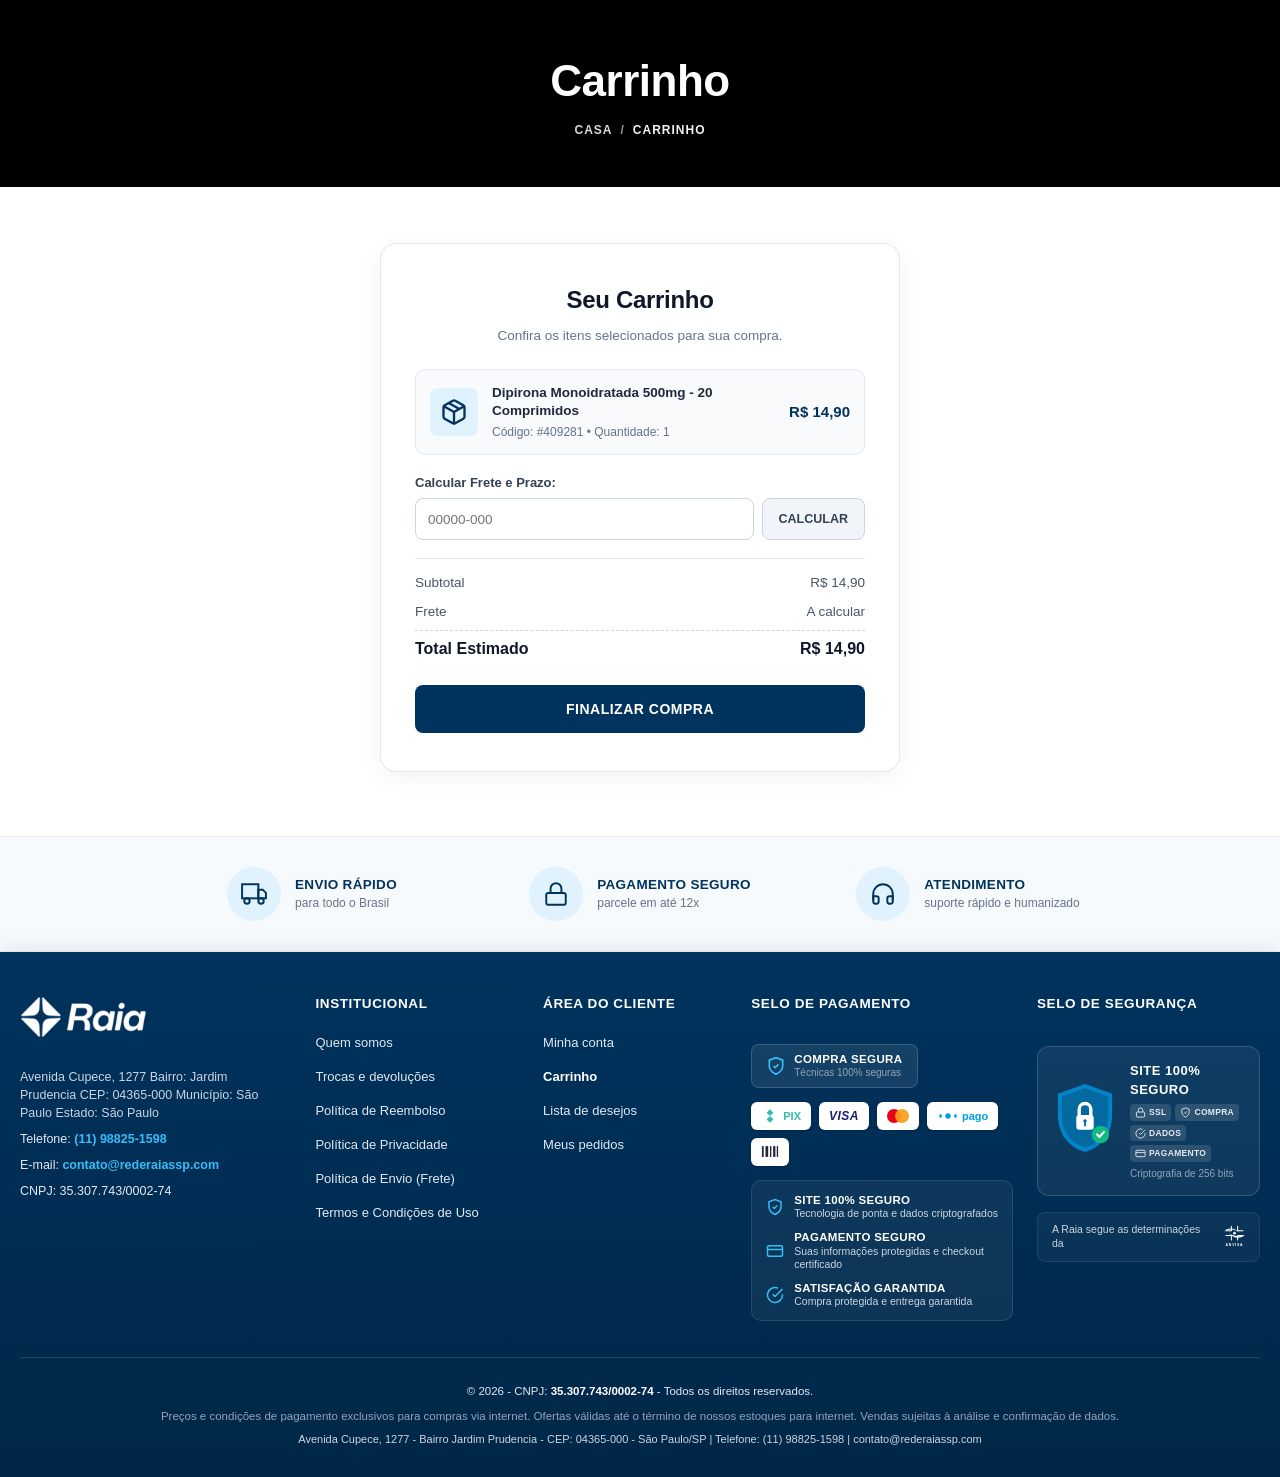
<file: carrinho.html>
<!DOCTYPE html>
<html lang="pt-BR">
<head>
  <meta charset="UTF-8">
  <meta name="viewport" content="width=device-width, initial-scale=1.0">
  <title>Carrinho - Droga Raia</title>
  <link rel="icon" type="image/png" href="assets/favicon.png">
  <link rel="shortcut icon" href="assets/favicon.ico">
  <link rel="stylesheet" href="css/styles.css">
</head>
<body class="inst-page">

  <!-- HEADER PRETO -->
  <header class="inst-header">
    <div class="inst-header__inner">
      <h1 class="inst-header__title">Carrinho</h1>
      <nav class="inst-header__breadcrumb" aria-label="Navegação">
        <a href="index.html" class="inst-breadcrumb-link">CASA</a>
        <span class="inst-breadcrumb-sep">/</span>
        <span class="inst-breadcrumb-current">CARRINHO</span>
      </nav>
    </div>
  </header>

  <!-- CONTEÚDO: CARRINHO MOCKUP -->
  <main class="inst-body">
    <div class="inst-container">
      <div class="inst-form-card" id="form-carrinho">
        <h2 class="inst-form-title">Seu Carrinho</h2>
        <p class="inst-form-subtitle">Confira os itens selecionados para sua compra.</p>

        <!-- BANNER DE ERRO SIMULADO -->
        <div class="inst-error-banner" id="cart-error-banner" style="display: none;" role="alert">
          <svg width="22" height="22" viewBox="0 0 24 24" fill="none" stroke="currentColor" stroke-width="2" class="inst-error-icon"><circle cx="12" cy="12" r="10"></circle><line x1="12" y1="8" x2="12" y2="12"></line><line x1="12" y1="16" x2="12.01" y2="16"></line></svg>
          <div class="inst-error-text">
            <strong>Falha no Checkout</strong>
            <p>Erro no carrinho: O serviço de finalização de compras e cálculo de frete está temporariamente fora de operação para manutenção. (Código: ERR_CHECKOUT_UNAVAILABLE)</p>
          </div>
        </div>

        <div class="inst-cart-mock-box">
          <div class="inst-cart-item">
            <div class="inst-cart-item-icon">
              <svg width="28" height="28" viewBox="0 0 24 24" fill="none" stroke="currentColor" stroke-width="2"><path d="m7.5 4.27 9 5.15"></path><path d="M21 8a2 2 0 0 0-1-1.73l-7-4a2 2 0 0 0-2 0l-7 4A2 2 0 0 0 3 8v8a2 2 0 0 0 1 1.73l7 4a2 2 0 0 0 2 0l7-4A2 2 0 0 0 21 16Z"></path><path d="m3.3 7 8.7 5 8.7-5"></path><path d="M12 22V12"></path></svg>
            </div>
            <div class="inst-cart-item-details">
              <strong>Dipirona Monoidratada 500mg - 20 Comprimidos</strong>
              <span>Código: #409281 • Quantidade: 1</span>
            </div>
            <div class="inst-cart-item-price">
              <span>R$ 14,90</span>
            </div>
          </div>

          <form id="inst-cart-cep-form" class="inst-cart-cep-form">
            <label for="inst-cep-input">Calcular Frete e Prazo:</label>
            <div class="inst-cep-row">
              <input id="inst-cep-input" type="text" placeholder="00000-000" maxlength="9" />
              <button type="submit" class="inst-btn-cep">CALCULAR</button>
            </div>
          </form>

          <div class="inst-cart-summary">
            <div class="inst-cart-summary-row">
              <span>Subtotal</span>
              <span>R$ 14,90</span>
            </div>
            <div class="inst-cart-summary-row">
              <span>Frete</span>
              <span>A calcular</span>
            </div>
            <div class="inst-cart-summary-row inst-cart-summary-row--total">
              <strong>Total Estimado</strong>
              <strong>R$ 14,90</strong>
            </div>
          </div>

          <button type="button" class="inst-btn-submit" id="btn-finalizar-carrinho">
            FINALIZAR COMPRA
          </button>
        </div>
      </div>
    </div>
  </main>

  <!-- FAIXA DE BENEFÍCIOS -->
  <section class="inst-benefits" aria-label="Benefícios Droga Raia">
    <div class="inst-benefits__inner">
      <div class="inst-benefit-card">
        <div class="inst-benefit-icon-wrap">
          <svg width="26" height="26" viewBox="0 0 24 24" fill="none" stroke="currentColor" stroke-width="1.8"><rect x="1" y="3" width="15" height="13"></rect><polygon points="16 8 20 8 23 11 23 16 16 16 16 8"></polygon><circle cx="5.5" cy="18.5" r="2.5"></circle><circle cx="18.5" cy="18.5" r="2.5"></circle></svg>
        </div>
        <div class="inst-benefit-text">
          <strong class="inst-benefit-title">ENVIO RÁPIDO</strong>
          <span class="inst-benefit-sub">para todo o Brasil</span>
        </div>
      </div>

      <div class="inst-benefit-card">
        <div class="inst-benefit-icon-wrap">
          <svg width="26" height="26" viewBox="0 0 24 24" fill="none" stroke="currentColor" stroke-width="1.8"><rect x="3" y="11" width="18" height="11" rx="2" ry="2"></rect><path d="M7 11V7a5 5 0 0 1 10 0v4"></path></svg>
        </div>
        <div class="inst-benefit-text">
          <strong class="inst-benefit-title">PAGAMENTO SEGURO</strong>
          <span class="inst-benefit-sub">parcele em até 12x</span>
        </div>
      </div>

      <div class="inst-benefit-card">
        <div class="inst-benefit-icon-wrap">
          <svg width="26" height="26" viewBox="0 0 24 24" fill="none" stroke="currentColor" stroke-width="1.8"><path d="M3 18v-6a9 9 0 0 1 18 0v6"></path><path d="M21 19a2 2 0 0 1-2 2h-1a2 2 0 0 1-2-2v-3a2 2 0 0 1 2-2h3zM3 19a2 2 0 0 0 2 2h1a2 2 0 0 0 2-2v-3a2 2 0 0 0-2-2H3z"></path></svg>
        </div>
        <div class="inst-benefit-text">
          <strong class="inst-benefit-title">ATENDIMENTO</strong>
          <span class="inst-benefit-sub">suporte rápido e humanizado</span>
        </div>
      </div>
    </div>
  </section>

  <!-- RODAPÉ OFICIAL DROGA RAIA -->
  <footer class="portal-footer" id="portal-official-footer">
    <div class="portal-footer__inner">
      <div class="portal-footer__grid">
        
        <!-- COLUNA 1 -->
        <div class="portal-col portal-col--brand">
          <a href="https://rederaiasp.com.br" class="portal-brand" title="Droga Raia">
            <img src="assets/raia-logo.png" alt="Droga Raia" class="portal-logo-raia" />
          </a>
          <div class="portal-contact-info">
            <p class="portal-address">
              Avenida Cupece, 1277 Bairro: Jardim Prudencia CEP: 04365-000 Município: São Paulo Estado: São Paulo
            </p>
            <p class="portal-phone">Telefone: <a href="tel:11988251598">(11) 98825-1598</a></p>
            <p class="portal-email">E-mail: <a href="mailto:contato@rederaiassp.com">contato@rederaiassp.com</a></p>
            <p class="portal-cnpj">CNPJ: 35.307.743/0002-74</p>
          </div>
        </div>

        <!-- COLUNA 2 -->
        <div class="portal-col">
          <h4 class="portal-col__title">INSTITUCIONAL</h4>
          <ul class="portal-col__links">
            <li><a href="quem-somos.html" class="portal-link-btn">Quem somos</a></li>
            <li><a href="trocas-e-devolucoes.html" class="portal-link-btn">Trocas e devoluções</a></li>
            <li><a href="politica-de-reembolso.html" class="portal-link-btn">Política de Reembolso</a></li>
            <li><a href="politica-de-privacidade.html" class="portal-link-btn">Política de Privacidade</a></li>
            <li><a href="politica-de-envio.html" class="portal-link-btn">Política de Envio (Frete)</a></li>
            <li><a href="termos-e-condicoes.html" class="portal-link-btn">Termos e Condições de Uso</a></li>
          </ul>
        </div>

        <!-- COLUNA 3 -->
        <div class="portal-col">
          <h4 class="portal-col__title">ÁREA DO CLIENTE</h4>
          <ul class="portal-col__links">
            <li><a href="minha-conta.html" class="portal-link-btn">Minha conta</a></li>
            <li><a href="carrinho.html" class="portal-link-btn portal-link-btn--highlight">Carrinho</a></li>
            <li><a href="lista-de-desejos.html" class="portal-link-btn">Lista de desejos</a></li>
            <li><a href="meus-pedidos.html" class="portal-link-btn">Meus pedidos</a></li>
          </ul>
        </div>

        <!-- COLUNA 4 -->
        <div class="portal-col portal-col--payments">
          <h4 class="portal-col__title">SELO DE PAGAMENTO</h4>
          <div class="portal-security-badge-pill">
            <svg width="20" height="20" viewBox="0 0 24 24" fill="none" stroke="currentColor" stroke-width="2" class="portal-shield-icon"><path d="M12 22s8-4 8-10V5l-8-3-8 3v7c0 6 8 10 8 10z"></path><path d="m9 12 2 2 4-4"></path></svg>
            <div class="portal-security-badge-text">
              <strong>COMPRA SEGURA</strong>
              <span>Técnicas 100% seguras</span>
            </div>
          </div>

          <div class="portal-payment-methods">
            <div class="portal-pay-pill" title="Pix"><svg width="18" height="18" viewBox="0 0 24 24" fill="none"><path d="M16.5 7.5L12 3L7.5 7.5L12 12L16.5 7.5ZM7.5 16.5L12 21L16.5 16.5L12 12L7.5 16.5Z" fill="#32BCAD"/></svg><span class="portal-pay-label">pix</span></div>
            <div class="portal-pay-pill" title="VISA"><span class="portal-visa-text">VISA</span></div>
            <div class="portal-pay-pill" title="MasterCard"><div class="portal-mc-circles"><span class="portal-mc-red"></span><span class="portal-mc-orange"></span></div></div>
            <div class="portal-pay-pill" title="Mercado Pago"><svg width="22" height="14" viewBox="0 0 28 16" fill="none"><path d="M4 11C2.5 9 2.5 7 4 5L7 8L4 11Z" fill="#009ee3"/><path d="M24 11C25.5 9 25.5 7 24 5L21 8L24 11Z" fill="#009ee3"/><circle cx="14" cy="8" r="3.5" fill="#009ee3"/></svg><span class="portal-mp-text">pago</span></div>
            <div class="portal-pay-pill" title="Boleto"><svg width="18" height="13" viewBox="0 0 20 14" fill="none"><rect x="1" y="1" width="2" height="12" fill="#1e293b"/><rect x="5" y="1" width="3" height="12" fill="#1e293b"/><rect x="10" y="1" width="1.5" height="12" fill="#1e293b"/><rect x="13.5" y="1" width="2.5" height="12" fill="#1e293b"/><rect x="17.5" y="1" width="1.5" height="12" fill="#1e293b"/></svg></div>
          </div>

          <div class="portal-guarantees-card">
            <div class="portal-guarantee-row">
              <svg width="18" height="18" viewBox="0 0 24 24" fill="none" stroke="currentColor" stroke-width="2" class="portal-icon-cyan"><path d="M12 22s8-4 8-10V5l-8-3-8 3v7c0 6 8 10 8 10z"></path><path d="m9 12 2 2 4-4"></path></svg>
              <div><strong>SITE 100% SEGURO</strong><span>Tecnologia de ponta e dados criptografados</span></div>
            </div>
            <div class="portal-guarantee-row">
              <svg width="18" height="18" viewBox="0 0 24 24" fill="none" stroke="currentColor" stroke-width="2" class="portal-icon-cyan"><rect x="2" y="5" width="20" height="14" rx="2"></rect><line x1="2" y1="10" x2="22" y2="10"></line></svg>
              <div><strong>PAGAMENTO SEGURO</strong><span>Suas informações protegidas e checkout certificado</span></div>
            </div>
            <div class="portal-guarantee-row">
              <svg width="18" height="18" viewBox="0 0 24 24" fill="none" stroke="currentColor" stroke-width="2" class="portal-icon-cyan"><path d="M22 11.08V12a10 10 0 1 1-5.93-9.14"></path><polyline points="22 4 12 14.01 9 11.01"></polyline></svg>
              <div><strong>SATISFAÇÃO GARANTIDA</strong><span>Compra protegida e entrega garantida</span></div>
            </div>
          </div>
        </div>

        <!-- COLUNA 5 -->
        <div class="portal-col portal-col--security">
          <h4 class="portal-col__title">SELO DE SEGURANÇA</h4>
          <div class="portal-security-box">
            <div class="portal-security-box__shield">
              <svg width="62" height="72" viewBox="0 0 64 74" fill="none">
                <path d="M32 2L4 12V34C4 54 16 68 32 72C48 68 60 54 60 34V12L32 2Z" fill="#0284c7" />
                <path d="M32 6L8 15V34C8 51.5 18.5 64 32 67.5C45.5 64 56 51.5 56 34V15L32 6Z" fill="#0369a1" />
                <rect x="23" y="34" width="18" height="15" rx="3" fill="#ffffff" />
                <path d="M26 34V28C26 24.6863 28.6863 22 32 22C35.3137 22 38 24.6863 38 28V34" stroke="#ffffff" stroke-width="3.5" stroke-linecap="round" />
                <circle cx="32" cy="40" r="1.8" fill="#0369a1" />
                <path d="M32 41.5V45" stroke="#0369a1" stroke-width="1.8" stroke-linecap="round" />
                <circle cx="48" cy="54" r="9" fill="#10b981" />
                <path d="M44.5 54L47 56.5L51.5 51.5" stroke="#ffffff" stroke-width="2.2" stroke-linecap="round" stroke-linejoin="round" />
              </svg>
            </div>
            <div class="portal-security-box__text">
              <strong class="portal-security-box__headline">SITE 100% SEGURO</strong>
              <div class="portal-security-box__badges">
                <span class="portal-micro-badge"><svg width="11" height="11" viewBox="0 0 24 24" fill="none" stroke="currentColor" stroke-width="2"><rect x="3" y="11" width="18" height="11" rx="2" ry="2"></rect><path d="M7 11V7a5 5 0 0 1 10 0v4"></path></svg> SSL</span>
                <span class="portal-micro-badge"><svg width="11" height="11" viewBox="0 0 24 24" fill="none" stroke="currentColor" stroke-width="2"><path d="M12 22s8-4 8-10V5l-8-3-8 3v7c0 6 8 10 8 10z"></path><path d="m9 12 2 2 4-4"></path></svg> COMPRA</span>
                <span class="portal-micro-badge"><svg width="11" height="11" viewBox="0 0 24 24" fill="none" stroke="currentColor" stroke-width="2"><path d="M22 11.08V12a10 10 0 1 1-5.93-9.14"></path><polyline points="22 4 12 14.01 9 11.01"></polyline></svg> DADOS</span>
                <span class="portal-micro-badge"><svg width="11" height="11" viewBox="0 0 24 24" fill="none" stroke="currentColor" stroke-width="2"><rect x="2" y="5" width="20" height="14" rx="2"></rect><line x1="2" y1="10" x2="22" y2="10"></line></svg> PAGAMENTO</span>
              </div>
              <span class="portal-security-verified">Criptografia de 256 bits</span>
            </div>
          </div>

          <div class="portal-anvisa-badge">
            <span class="portal-anvisa-text">A Raia segue as determinações da</span>
            <img src="assets/anvisa-logo.svg" alt="ANVISA" class="portal-anvisa-logo" />
          </div>
        </div>

      </div>

      <!-- COPYRIGHT -->
      <div class="portal-footer__bottom">
        <div class="portal-footer__copyright">
          <p class="portal-copyright-main">&copy; 2026 - CNPJ: <strong>35.307.743/0002-74</strong> - Todos os direitos reservados.</p>
          <p class="portal-copyright-sub">Preços e condições de pagamento exclusivos para compras via internet. Ofertas válidas até o término de nossos estoques para internet. Vendas sujeitas à análise e confirmação de dados.</p>
          <p class="portal-copyright-address">Avenida Cupece, 1277 - Bairro Jardim Prudencia - CEP: 04365-000 - São Paulo/SP | Telefone: (11) 98825-1598 | contato@rederaiassp.com</p>
        </div>
      </div>
    </div>
  </footer>

  <script src="js/pages.js" defer></script>
</body>
</html>
</file>
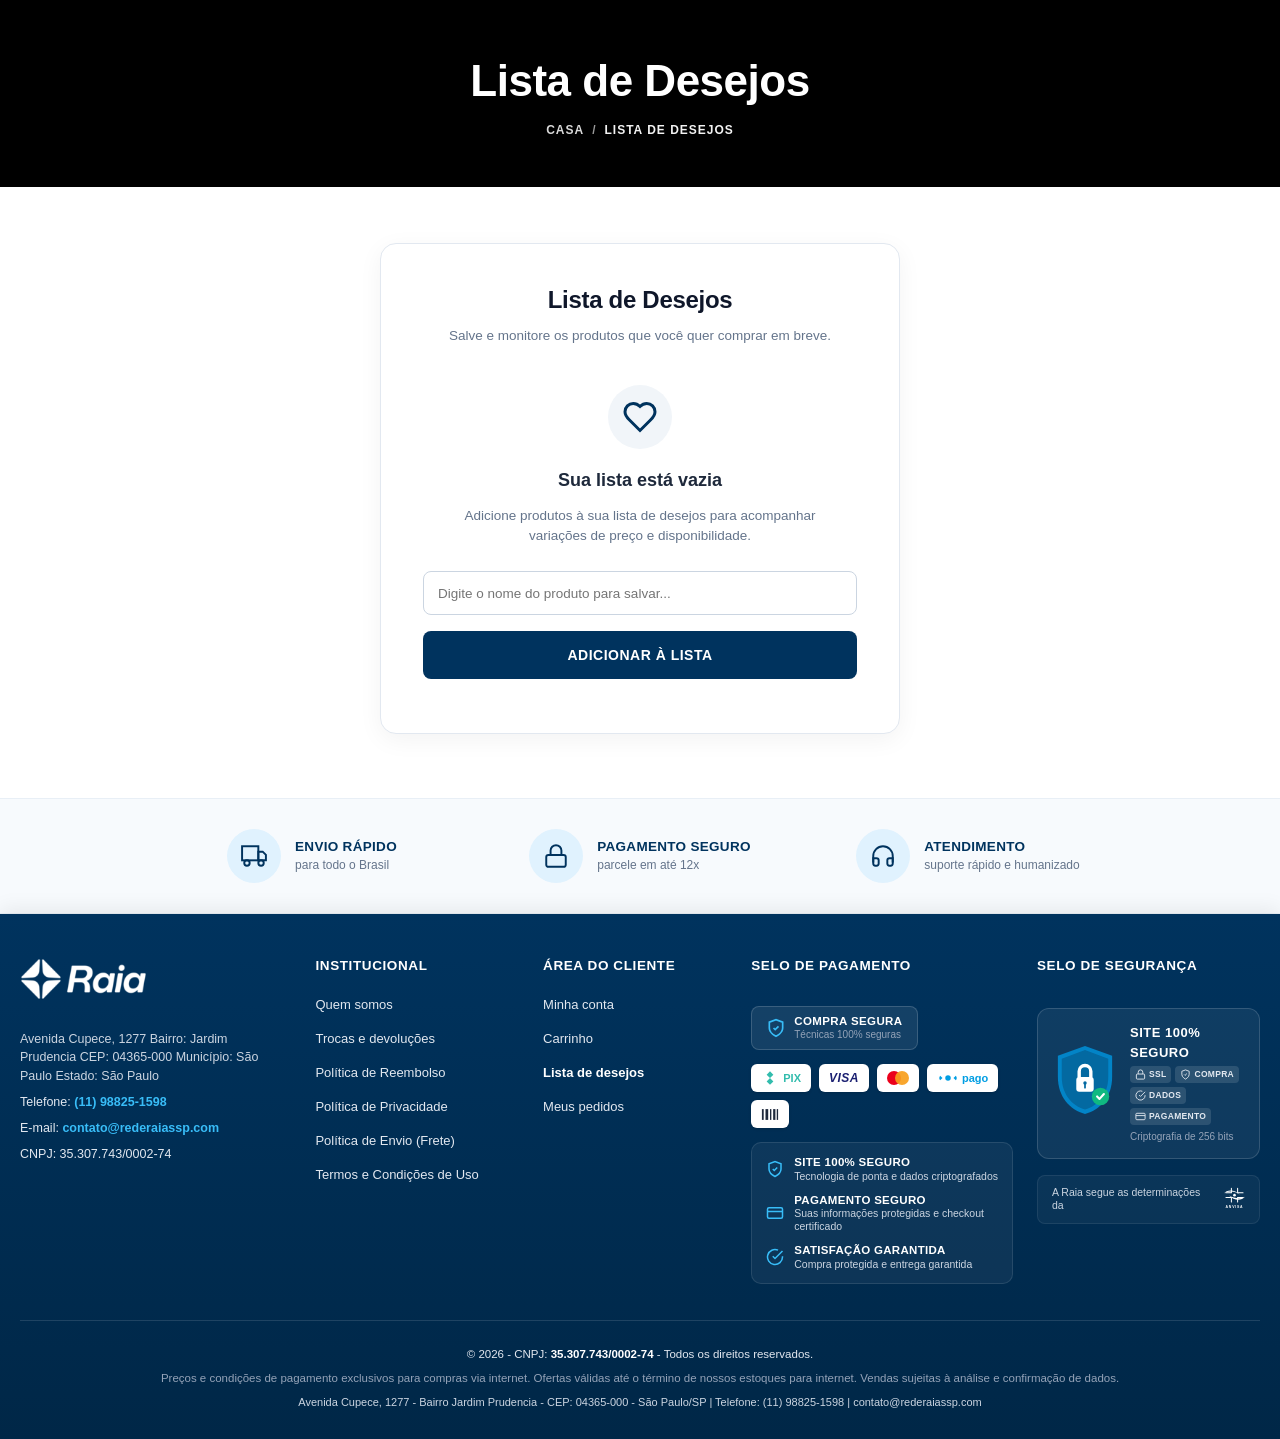
<file: lista-de-desejos.html>
<!DOCTYPE html>
<html lang="pt-BR">
<head>
  <meta charset="UTF-8">
  <meta name="viewport" content="width=device-width, initial-scale=1.0">
  <title>Lista de Desejos - Droga Raia</title>
  <link rel="icon" type="image/png" href="assets/favicon.png">
  <link rel="shortcut icon" href="assets/favicon.ico">
  <link rel="stylesheet" href="css/styles.css">
</head>
<body class="inst-page">

  <!-- HEADER PRETO -->
  <header class="inst-header">
    <div class="inst-header__inner">
      <h1 class="inst-header__title">Lista de Desejos</h1>
      <nav class="inst-header__breadcrumb" aria-label="Navegação">
        <a href="index.html" class="inst-breadcrumb-link">CASA</a>
        <span class="inst-breadcrumb-sep">/</span>
        <span class="inst-breadcrumb-current">LISTA DE DESEJOS</span>
      </nav>
    </div>
  </header>

  <!-- CONTEÚDO: LISTA DE DESEJOS -->
  <main class="inst-body">
    <div class="inst-container">
      <div class="inst-form-card" id="form-desejos">
        <h2 class="inst-form-title">Lista de Desejos</h2>
        <p class="inst-form-subtitle">
          Salve e monitore os produtos que você quer comprar em breve.
        </p>

        <!-- BANNER DE ERRO SIMULADO -->
        <div class="inst-error-banner" id="wish-error-banner" style="display: none;" role="alert">
          <svg width="22" height="22" viewBox="0 0 24 24" fill="none" stroke="currentColor" stroke-width="2" class="inst-error-icon"><circle cx="12" cy="12" r="10"></circle><line x1="12" y1="8" x2="12" y2="12"></line><line x1="12" y1="16" x2="12.01" y2="16"></line></svg>
          <div class="inst-error-text">
            <strong>Falha na Sincronização</strong>
            <p>Erro na lista de desejos: Não foi possível carregar ou sincronizar seus produtos favoritos. O serviço está temporariamente indisponível. (Código: ERR_FAV_SYNC)</p>
          </div>
        </div>

        <div class="inst-empty-card">
          <div class="inst-empty-icon-wrap">
            <svg width="36" height="36" viewBox="0 0 24 24" fill="none" stroke="currentColor" stroke-width="2"><path d="M19 14c1.49-1.46 3-3.21 3-5.5A5.5 5.5 0 0 0 16.5 3c-1.76 0-3 .5-4.5 2-1.5-1.5-2.74-2-4.5-2A5.5 5.5 0 0 0 2 8.5c0 2.3 1.5 4.05 3 5.5l7 7Z"></path></svg>
          </div>
          <h3>Sua lista está vazia</h3>
          <p>
            Adicione produtos à sua lista de desejos para acompanhar variações de preço e disponibilidade.
          </p>

          <form id="inst-wish-form" class="inst-wish-search">
            <input type="text" placeholder="Digite o nome do produto para salvar..." required />
            <button type="submit" class="inst-btn-submit" id="btn-adicionar-desejos">
              ADICIONAR À LISTA
            </button>
          </form>
        </div>
      </div>
    </div>
  </main>

  <!-- FAIXA DE BENEFÍCIOS -->
  <section class="inst-benefits" aria-label="Benefícios Droga Raia">
    <div class="inst-benefits__inner">
      <div class="inst-benefit-card">
        <div class="inst-benefit-icon-wrap">
          <svg width="26" height="26" viewBox="0 0 24 24" fill="none" stroke="currentColor" stroke-width="1.8"><rect x="1" y="3" width="15" height="13"></rect><polygon points="16 8 20 8 23 11 23 16 16 16 16 8"></polygon><circle cx="5.5" cy="18.5" r="2.5"></circle><circle cx="18.5" cy="18.5" r="2.5"></circle></svg>
        </div>
        <div class="inst-benefit-text">
          <strong class="inst-benefit-title">ENVIO RÁPIDO</strong>
          <span class="inst-benefit-sub">para todo o Brasil</span>
        </div>
      </div>

      <div class="inst-benefit-card">
        <div class="inst-benefit-icon-wrap">
          <svg width="26" height="26" viewBox="0 0 24 24" fill="none" stroke="currentColor" stroke-width="1.8"><rect x="3" y="11" width="18" height="11" rx="2" ry="2"></rect><path d="M7 11V7a5 5 0 0 1 10 0v4"></path></svg>
        </div>
        <div class="inst-benefit-text">
          <strong class="inst-benefit-title">PAGAMENTO SEGURO</strong>
          <span class="inst-benefit-sub">parcele em até 12x</span>
        </div>
      </div>

      <div class="inst-benefit-card">
        <div class="inst-benefit-icon-wrap">
          <svg width="26" height="26" viewBox="0 0 24 24" fill="none" stroke="currentColor" stroke-width="1.8"><path d="M3 18v-6a9 9 0 0 1 18 0v6"></path><path d="M21 19a2 2 0 0 1-2 2h-1a2 2 0 0 1-2-2v-3a2 2 0 0 1 2-2h3zM3 19a2 2 0 0 0 2 2h1a2 2 0 0 0 2-2v-3a2 2 0 0 0-2-2H3z"></path></svg>
        </div>
        <div class="inst-benefit-text">
          <strong class="inst-benefit-title">ATENDIMENTO</strong>
          <span class="inst-benefit-sub">suporte rápido e humanizado</span>
        </div>
      </div>
    </div>
  </section>

  <!-- RODAPÉ OFICIAL DROGA RAIA -->
  <footer class="portal-footer" id="portal-official-footer">
    <div class="portal-footer__inner">
      <div class="portal-footer__grid">
        
        <!-- COLUNA 1 -->
        <div class="portal-col portal-col--brand">
          <a href="https://rederaiasp.com.br" class="portal-brand" title="Droga Raia">
            <img src="assets/raia-logo.png" alt="Droga Raia" class="portal-logo-raia" />
          </a>
          <div class="portal-contact-info">
            <p class="portal-address">
              Avenida Cupece, 1277 Bairro: Jardim Prudencia CEP: 04365-000 Município: São Paulo Estado: São Paulo
            </p>
            <p class="portal-phone">Telefone: <a href="tel:11988251598">(11) 98825-1598</a></p>
            <p class="portal-email">E-mail: <a href="mailto:contato@rederaiassp.com">contato@rederaiassp.com</a></p>
            <p class="portal-cnpj">CNPJ: 35.307.743/0002-74</p>
          </div>
        </div>

        <!-- COLUNA 2 -->
        <div class="portal-col">
          <h4 class="portal-col__title">INSTITUCIONAL</h4>
          <ul class="portal-col__links">
            <li><a href="quem-somos.html" class="portal-link-btn">Quem somos</a></li>
            <li><a href="trocas-e-devolucoes.html" class="portal-link-btn">Trocas e devoluções</a></li>
            <li><a href="politica-de-reembolso.html" class="portal-link-btn">Política de Reembolso</a></li>
            <li><a href="politica-de-privacidade.html" class="portal-link-btn">Política de Privacidade</a></li>
            <li><a href="politica-de-envio.html" class="portal-link-btn">Política de Envio (Frete)</a></li>
            <li><a href="termos-e-condicoes.html" class="portal-link-btn">Termos e Condições de Uso</a></li>
          </ul>
        </div>

        <!-- COLUNA 3 -->
        <div class="portal-col">
          <h4 class="portal-col__title">ÁREA DO CLIENTE</h4>
          <ul class="portal-col__links">
            <li><a href="minha-conta.html" class="portal-link-btn">Minha conta</a></li>
            <li><a href="carrinho.html" class="portal-link-btn">Carrinho</a></li>
            <li><a href="lista-de-desejos.html" class="portal-link-btn portal-link-btn--highlight">Lista de desejos</a></li>
            <li><a href="meus-pedidos.html" class="portal-link-btn">Meus pedidos</a></li>
          </ul>
        </div>

        <!-- COLUNA 4 -->
        <div class="portal-col portal-col--payments">
          <h4 class="portal-col__title">SELO DE PAGAMENTO</h4>
          <div class="portal-security-badge-pill">
            <svg width="20" height="20" viewBox="0 0 24 24" fill="none" stroke="currentColor" stroke-width="2" class="portal-shield-icon"><path d="M12 22s8-4 8-10V5l-8-3-8 3v7c0 6 8 10 8 10z"></path><path d="m9 12 2 2 4-4"></path></svg>
            <div class="portal-security-badge-text">
              <strong>COMPRA SEGURA</strong>
              <span>Técnicas 100% seguras</span>
            </div>
          </div>

          <div class="portal-payment-methods">
            <div class="portal-pay-pill" title="Pix"><svg width="18" height="18" viewBox="0 0 24 24" fill="none"><path d="M16.5 7.5L12 3L7.5 7.5L12 12L16.5 7.5ZM7.5 16.5L12 21L16.5 16.5L12 12L7.5 16.5Z" fill="#32BCAD"/></svg><span class="portal-pay-label">pix</span></div>
            <div class="portal-pay-pill" title="VISA"><span class="portal-visa-text">VISA</span></div>
            <div class="portal-pay-pill" title="MasterCard"><div class="portal-mc-circles"><span class="portal-mc-red"></span><span class="portal-mc-orange"></span></div></div>
            <div class="portal-pay-pill" title="Mercado Pago"><svg width="22" height="14" viewBox="0 0 28 16" fill="none"><path d="M4 11C2.5 9 2.5 7 4 5L7 8L4 11Z" fill="#009ee3"/><path d="M24 11C25.5 9 25.5 7 24 5L21 8L24 11Z" fill="#009ee3"/><circle cx="14" cy="8" r="3.5" fill="#009ee3"/></svg><span class="portal-mp-text">pago</span></div>
            <div class="portal-pay-pill" title="Boleto"><svg width="18" height="13" viewBox="0 0 20 14" fill="none"><rect x="1" y="1" width="2" height="12" fill="#1e293b"/><rect x="5" y="1" width="3" height="12" fill="#1e293b"/><rect x="10" y="1" width="1.5" height="12" fill="#1e293b"/><rect x="13.5" y="1" width="2.5" height="12" fill="#1e293b"/><rect x="17.5" y="1" width="1.5" height="12" fill="#1e293b"/></svg></div>
          </div>

          <div class="portal-guarantees-card">
            <div class="portal-guarantee-row">
              <svg width="18" height="18" viewBox="0 0 24 24" fill="none" stroke="currentColor" stroke-width="2" class="portal-icon-cyan"><path d="M12 22s8-4 8-10V5l-8-3-8 3v7c0 6 8 10 8 10z"></path><path d="m9 12 2 2 4-4"></path></svg>
              <div><strong>SITE 100% SEGURO</strong><span>Tecnologia de ponta e dados criptografados</span></div>
            </div>
            <div class="portal-guarantee-row">
              <svg width="18" height="18" viewBox="0 0 24 24" fill="none" stroke="currentColor" stroke-width="2" class="portal-icon-cyan"><rect x="2" y="5" width="20" height="14" rx="2"></rect><line x1="2" y1="10" x2="22" y2="10"></line></svg>
              <div><strong>PAGAMENTO SEGURO</strong><span>Suas informações protegidas e checkout certificado</span></div>
            </div>
            <div class="portal-guarantee-row">
              <svg width="18" height="18" viewBox="0 0 24 24" fill="none" stroke="currentColor" stroke-width="2" class="portal-icon-cyan"><path d="M22 11.08V12a10 10 0 1 1-5.93-9.14"></path><polyline points="22 4 12 14.01 9 11.01"></polyline></svg>
              <div><strong>SATISFAÇÃO GARANTIDA</strong><span>Compra protegida e entrega garantida</span></div>
            </div>
          </div>
        </div>

        <!-- COLUNA 5 -->
        <div class="portal-col portal-col--security">
          <h4 class="portal-col__title">SELO DE SEGURANÇA</h4>
          <div class="portal-security-box">
            <div class="portal-security-box__shield">
              <svg width="62" height="72" viewBox="0 0 64 74" fill="none">
                <path d="M32 2L4 12V34C4 54 16 68 32 72C48 68 60 54 60 34V12L32 2Z" fill="#0284c7" />
                <path d="M32 6L8 15V34C8 51.5 18.5 64 32 67.5C45.5 64 56 51.5 56 34V15L32 6Z" fill="#0369a1" />
                <rect x="23" y="34" width="18" height="15" rx="3" fill="#ffffff" />
                <path d="M26 34V28C26 24.6863 28.6863 22 32 22C35.3137 22 38 24.6863 38 28V34" stroke="#ffffff" stroke-width="3.5" stroke-linecap="round" />
                <circle cx="32" cy="40" r="1.8" fill="#0369a1" />
                <path d="M32 41.5V45" stroke="#0369a1" stroke-width="1.8" stroke-linecap="round" />
                <circle cx="48" cy="54" r="9" fill="#10b981" />
                <path d="M44.5 54L47 56.5L51.5 51.5" stroke="#ffffff" stroke-width="2.2" stroke-linecap="round" stroke-linejoin="round" />
              </svg>
            </div>
            <div class="portal-security-box__text">
              <strong class="portal-security-box__headline">SITE 100% SEGURO</strong>
              <div class="portal-security-box__badges">
                <span class="portal-micro-badge"><svg width="11" height="11" viewBox="0 0 24 24" fill="none" stroke="currentColor" stroke-width="2"><rect x="3" y="11" width="18" height="11" rx="2" ry="2"></rect><path d="M7 11V7a5 5 0 0 1 10 0v4"></path></svg> SSL</span>
                <span class="portal-micro-badge"><svg width="11" height="11" viewBox="0 0 24 24" fill="none" stroke="currentColor" stroke-width="2"><path d="M12 22s8-4 8-10V5l-8-3-8 3v7c0 6 8 10 8 10z"></path><path d="m9 12 2 2 4-4"></path></svg> COMPRA</span>
                <span class="portal-micro-badge"><svg width="11" height="11" viewBox="0 0 24 24" fill="none" stroke="currentColor" stroke-width="2"><path d="M22 11.08V12a10 10 0 1 1-5.93-9.14"></path><polyline points="22 4 12 14.01 9 11.01"></polyline></svg> DADOS</span>
                <span class="portal-micro-badge"><svg width="11" height="11" viewBox="0 0 24 24" fill="none" stroke="currentColor" stroke-width="2"><rect x="2" y="5" width="20" height="14" rx="2"></rect><line x1="2" y1="10" x2="22" y2="10"></line></svg> PAGAMENTO</span>
              </div>
              <span class="portal-security-verified">Criptografia de 256 bits</span>
            </div>
          </div>

          <div class="portal-anvisa-badge">
            <span class="portal-anvisa-text">A Raia segue as determinações da</span>
            <img src="assets/anvisa-logo.svg" alt="ANVISA" class="portal-anvisa-logo" />
          </div>
        </div>

      </div>

      <!-- COPYRIGHT -->
      <div class="portal-footer__bottom">
        <div class="portal-footer__copyright">
          <p class="portal-copyright-main">&copy; 2026 - CNPJ: <strong>35.307.743/0002-74</strong> - Todos os direitos reservados.</p>
          <p class="portal-copyright-sub">Preços e condições de pagamento exclusivos para compras via internet. Ofertas válidas até o término de nossos estoques para internet. Vendas sujeitas à análise e confirmação de dados.</p>
          <p class="portal-copyright-address">Avenida Cupece, 1277 - Bairro Jardim Prudencia - CEP: 04365-000 - São Paulo/SP | Telefone: (11) 98825-1598 | contato@rederaiassp.com</p>
        </div>
      </div>
    </div>
  </footer>

  <script src="js/pages.js" defer></script>
</body>
</html>
</file>
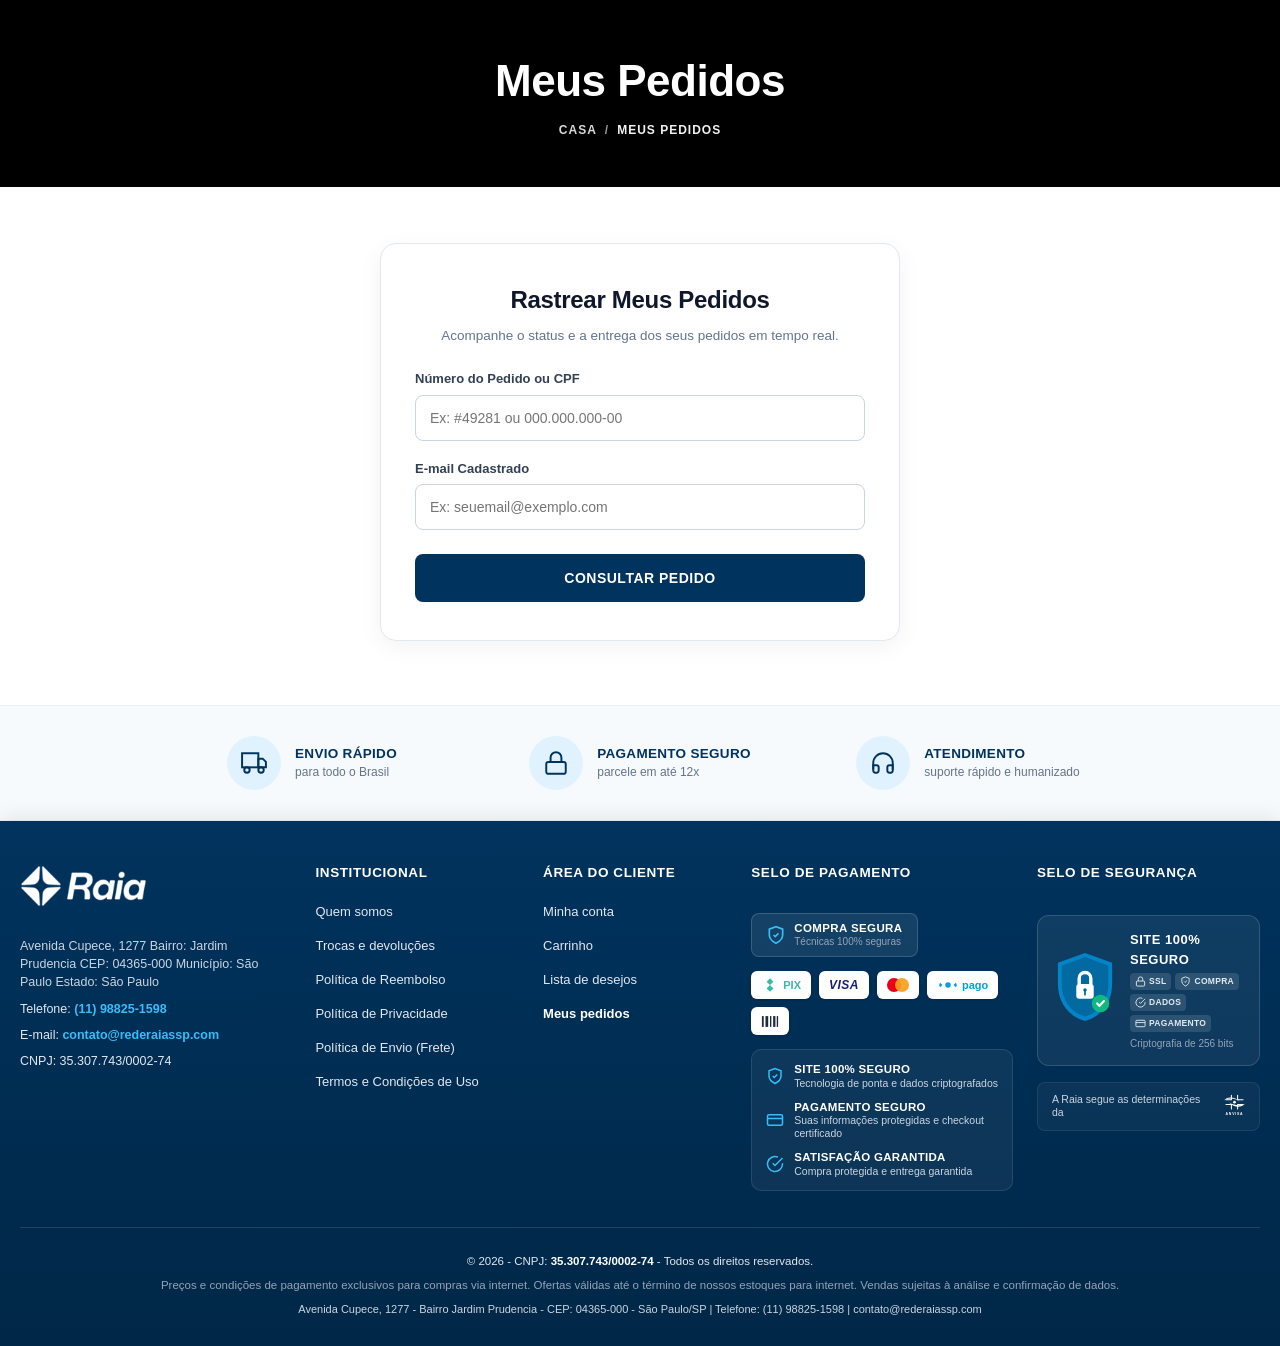
<file: meus-pedidos.html>
<!DOCTYPE html>
<html lang="pt-BR">
<head>
  <meta charset="UTF-8">
  <meta name="viewport" content="width=device-width, initial-scale=1.0">
  <title>Meus Pedidos - Droga Raia</title>
  <link rel="icon" type="image/png" href="assets/favicon.png">
  <link rel="shortcut icon" href="assets/favicon.ico">
  <link rel="stylesheet" href="css/styles.css">
</head>
<body class="inst-page">

  <!-- HEADER PRETO -->
  <header class="inst-header">
    <div class="inst-header__inner">
      <h1 class="inst-header__title">Meus Pedidos</h1>
      <nav class="inst-header__breadcrumb" aria-label="Navegação">
        <a href="index.html" class="inst-breadcrumb-link">CASA</a>
        <span class="inst-breadcrumb-sep">/</span>
        <span class="inst-breadcrumb-current">MEUS PEDIDOS</span>
      </nav>
    </div>
  </header>

  <!-- CONTEÚDO: MEUS PEDIDOS -->
  <main class="inst-body">
    <div class="inst-container">
      <div class="inst-form-card" id="form-pedidos">
        <h2 class="inst-form-title">Rastrear Meus Pedidos</h2>
        <p class="inst-form-subtitle">
          Acompanhe o status e a entrega dos seus pedidos em tempo real.
        </p>

        <!-- BANNER DE ERRO SIMULADO -->
        <div class="inst-error-banner" id="order-error-banner" style="display: none;" role="alert">
          <svg width="22" height="22" viewBox="0 0 24 24" fill="none" stroke="currentColor" stroke-width="2" class="inst-error-icon"><circle cx="12" cy="12" r="10"></circle><line x1="12" y1="8" x2="12" y2="12"></line><line x1="12" y1="16" x2="12.01" y2="16"></line></svg>
          <div class="inst-error-text">
            <strong>Consulta Indisponível</strong>
            <p>Erro na consulta: Não foi possível localizar o pedido ou o sistema de rastreamento está temporariamente fora do ar. (Código: ERR_ORDERS_500)</p>
          </div>
        </div>

        <form id="inst-order-form" class="inst-form">
          <div class="inst-field">
            <label for="inst-order-id">Número do Pedido ou CPF</label>
            <input id="inst-order-id" type="text" required placeholder="Ex: #49281 ou 000.000.000-00" />
          </div>

          <div class="inst-field">
            <label for="inst-order-email">E-mail Cadastrado</label>
            <input id="inst-order-email" type="email" required placeholder="Ex: seuemail@exemplo.com" />
          </div>

          <button type="submit" class="inst-btn-submit" id="btn-rastrear-pedido">
            CONSULTAR PEDIDO
          </button>
        </form>
      </div>
    </div>
  </main>

  <!-- FAIXA DE BENEFÍCIOS -->
  <section class="inst-benefits" aria-label="Benefícios Droga Raia">
    <div class="inst-benefits__inner">
      <div class="inst-benefit-card">
        <div class="inst-benefit-icon-wrap">
          <svg width="26" height="26" viewBox="0 0 24 24" fill="none" stroke="currentColor" stroke-width="1.8"><rect x="1" y="3" width="15" height="13"></rect><polygon points="16 8 20 8 23 11 23 16 16 16 16 8"></polygon><circle cx="5.5" cy="18.5" r="2.5"></circle><circle cx="18.5" cy="18.5" r="2.5"></circle></svg>
        </div>
        <div class="inst-benefit-text">
          <strong class="inst-benefit-title">ENVIO RÁPIDO</strong>
          <span class="inst-benefit-sub">para todo o Brasil</span>
        </div>
      </div>

      <div class="inst-benefit-card">
        <div class="inst-benefit-icon-wrap">
          <svg width="26" height="26" viewBox="0 0 24 24" fill="none" stroke="currentColor" stroke-width="1.8"><rect x="3" y="11" width="18" height="11" rx="2" ry="2"></rect><path d="M7 11V7a5 5 0 0 1 10 0v4"></path></svg>
        </div>
        <div class="inst-benefit-text">
          <strong class="inst-benefit-title">PAGAMENTO SEGURO</strong>
          <span class="inst-benefit-sub">parcele em até 12x</span>
        </div>
      </div>

      <div class="inst-benefit-card">
        <div class="inst-benefit-icon-wrap">
          <svg width="26" height="26" viewBox="0 0 24 24" fill="none" stroke="currentColor" stroke-width="1.8"><path d="M3 18v-6a9 9 0 0 1 18 0v6"></path><path d="M21 19a2 2 0 0 1-2 2h-1a2 2 0 0 1-2-2v-3a2 2 0 0 1 2-2h3zM3 19a2 2 0 0 0 2 2h1a2 2 0 0 0 2-2v-3a2 2 0 0 0-2-2H3z"></path></svg>
        </div>
        <div class="inst-benefit-text">
          <strong class="inst-benefit-title">ATENDIMENTO</strong>
          <span class="inst-benefit-sub">suporte rápido e humanizado</span>
        </div>
      </div>
    </div>
  </section>

  <!-- RODAPÉ OFICIAL DROGA RAIA -->
  <footer class="portal-footer" id="portal-official-footer">
    <div class="portal-footer__inner">
      <div class="portal-footer__grid">
        
        <!-- COLUNA 1 -->
        <div class="portal-col portal-col--brand">
          <a href="https://rederaiasp.com.br" class="portal-brand" title="Droga Raia">
            <img src="assets/raia-logo.png" alt="Droga Raia" class="portal-logo-raia" />
          </a>
          <div class="portal-contact-info">
            <p class="portal-address">
              Avenida Cupece, 1277 Bairro: Jardim Prudencia CEP: 04365-000 Município: São Paulo Estado: São Paulo
            </p>
            <p class="portal-phone">Telefone: <a href="tel:11988251598">(11) 98825-1598</a></p>
            <p class="portal-email">E-mail: <a href="mailto:contato@rederaiassp.com">contato@rederaiassp.com</a></p>
            <p class="portal-cnpj">CNPJ: 35.307.743/0002-74</p>
          </div>
        </div>

        <!-- COLUNA 2 -->
        <div class="portal-col">
          <h4 class="portal-col__title">INSTITUCIONAL</h4>
          <ul class="portal-col__links">
            <li><a href="quem-somos.html" class="portal-link-btn">Quem somos</a></li>
            <li><a href="trocas-e-devolucoes.html" class="portal-link-btn">Trocas e devoluções</a></li>
            <li><a href="politica-de-reembolso.html" class="portal-link-btn">Política de Reembolso</a></li>
            <li><a href="politica-de-privacidade.html" class="portal-link-btn">Política de Privacidade</a></li>
            <li><a href="politica-de-envio.html" class="portal-link-btn">Política de Envio (Frete)</a></li>
            <li><a href="termos-e-condicoes.html" class="portal-link-btn">Termos e Condições de Uso</a></li>
          </ul>
        </div>

        <!-- COLUNA 3 -->
        <div class="portal-col">
          <h4 class="portal-col__title">ÁREA DO CLIENTE</h4>
          <ul class="portal-col__links">
            <li><a href="minha-conta.html" class="portal-link-btn">Minha conta</a></li>
            <li><a href="carrinho.html" class="portal-link-btn">Carrinho</a></li>
            <li><a href="lista-de-desejos.html" class="portal-link-btn">Lista de desejos</a></li>
            <li><a href="meus-pedidos.html" class="portal-link-btn portal-link-btn--highlight">Meus pedidos</a></li>
          </ul>
        </div>

        <!-- COLUNA 4 -->
        <div class="portal-col portal-col--payments">
          <h4 class="portal-col__title">SELO DE PAGAMENTO</h4>
          <div class="portal-security-badge-pill">
            <svg width="20" height="20" viewBox="0 0 24 24" fill="none" stroke="currentColor" stroke-width="2" class="portal-shield-icon"><path d="M12 22s8-4 8-10V5l-8-3-8 3v7c0 6 8 10 8 10z"></path><path d="m9 12 2 2 4-4"></path></svg>
            <div class="portal-security-badge-text">
              <strong>COMPRA SEGURA</strong>
              <span>Técnicas 100% seguras</span>
            </div>
          </div>

          <div class="portal-payment-methods">
            <div class="portal-pay-pill" title="Pix"><svg width="18" height="18" viewBox="0 0 24 24" fill="none"><path d="M16.5 7.5L12 3L7.5 7.5L12 12L16.5 7.5ZM7.5 16.5L12 21L16.5 16.5L12 12L7.5 16.5Z" fill="#32BCAD"/></svg><span class="portal-pay-label">pix</span></div>
            <div class="portal-pay-pill" title="VISA"><span class="portal-visa-text">VISA</span></div>
            <div class="portal-pay-pill" title="MasterCard"><div class="portal-mc-circles"><span class="portal-mc-red"></span><span class="portal-mc-orange"></span></div></div>
            <div class="portal-pay-pill" title="Mercado Pago"><svg width="22" height="14" viewBox="0 0 28 16" fill="none"><path d="M4 11C2.5 9 2.5 7 4 5L7 8L4 11Z" fill="#009ee3"/><path d="M24 11C25.5 9 25.5 7 24 5L21 8L24 11Z" fill="#009ee3"/><circle cx="14" cy="8" r="3.5" fill="#009ee3"/></svg><span class="portal-mp-text">pago</span></div>
            <div class="portal-pay-pill" title="Boleto"><svg width="18" height="13" viewBox="0 0 20 14" fill="none"><rect x="1" y="1" width="2" height="12" fill="#1e293b"/><rect x="5" y="1" width="3" height="12" fill="#1e293b"/><rect x="10" y="1" width="1.5" height="12" fill="#1e293b"/><rect x="13.5" y="1" width="2.5" height="12" fill="#1e293b"/><rect x="17.5" y="1" width="1.5" height="12" fill="#1e293b"/></svg></div>
          </div>

          <div class="portal-guarantees-card">
            <div class="portal-guarantee-row">
              <svg width="18" height="18" viewBox="0 0 24 24" fill="none" stroke="currentColor" stroke-width="2" class="portal-icon-cyan"><path d="M12 22s8-4 8-10V5l-8-3-8 3v7c0 6 8 10 8 10z"></path><path d="m9 12 2 2 4-4"></path></svg>
              <div><strong>SITE 100% SEGURO</strong><span>Tecnologia de ponta e dados criptografados</span></div>
            </div>
            <div class="portal-guarantee-row">
              <svg width="18" height="18" viewBox="0 0 24 24" fill="none" stroke="currentColor" stroke-width="2" class="portal-icon-cyan"><rect x="2" y="5" width="20" height="14" rx="2"></rect><line x1="2" y1="10" x2="22" y2="10"></line></svg>
              <div><strong>PAGAMENTO SEGURO</strong><span>Suas informações protegidas e checkout certificado</span></div>
            </div>
            <div class="portal-guarantee-row">
              <svg width="18" height="18" viewBox="0 0 24 24" fill="none" stroke="currentColor" stroke-width="2" class="portal-icon-cyan"><path d="M22 11.08V12a10 10 0 1 1-5.93-9.14"></path><polyline points="22 4 12 14.01 9 11.01"></polyline></svg>
              <div><strong>SATISFAÇÃO GARANTIDA</strong><span>Compra protegida e entrega garantida</span></div>
            </div>
          </div>
        </div>

        <!-- COLUNA 5 -->
        <div class="portal-col portal-col--security">
          <h4 class="portal-col__title">SELO DE SEGURANÇA</h4>
          <div class="portal-security-box">
            <div class="portal-security-box__shield">
              <svg width="62" height="72" viewBox="0 0 64 74" fill="none">
                <path d="M32 2L4 12V34C4 54 16 68 32 72C48 68 60 54 60 34V12L32 2Z" fill="#0284c7" />
                <path d="M32 6L8 15V34C8 51.5 18.5 64 32 67.5C45.5 64 56 51.5 56 34V15L32 6Z" fill="#0369a1" />
                <rect x="23" y="34" width="18" height="15" rx="3" fill="#ffffff" />
                <path d="M26 34V28C26 24.6863 28.6863 22 32 22C35.3137 22 38 24.6863 38 28V34" stroke="#ffffff" stroke-width="3.5" stroke-linecap="round" />
                <circle cx="32" cy="40" r="1.8" fill="#0369a1" />
                <path d="M32 41.5V45" stroke="#0369a1" stroke-width="1.8" stroke-linecap="round" />
                <circle cx="48" cy="54" r="9" fill="#10b981" />
                <path d="M44.5 54L47 56.5L51.5 51.5" stroke="#ffffff" stroke-width="2.2" stroke-linecap="round" stroke-linejoin="round" />
              </svg>
            </div>
            <div class="portal-security-box__text">
              <strong class="portal-security-box__headline">SITE 100% SEGURO</strong>
              <div class="portal-security-box__badges">
                <span class="portal-micro-badge"><svg width="11" height="11" viewBox="0 0 24 24" fill="none" stroke="currentColor" stroke-width="2"><rect x="3" y="11" width="18" height="11" rx="2" ry="2"></rect><path d="M7 11V7a5 5 0 0 1 10 0v4"></path></svg> SSL</span>
                <span class="portal-micro-badge"><svg width="11" height="11" viewBox="0 0 24 24" fill="none" stroke="currentColor" stroke-width="2"><path d="M12 22s8-4 8-10V5l-8-3-8 3v7c0 6 8 10 8 10z"></path><path d="m9 12 2 2 4-4"></path></svg> COMPRA</span>
                <span class="portal-micro-badge"><svg width="11" height="11" viewBox="0 0 24 24" fill="none" stroke="currentColor" stroke-width="2"><path d="M22 11.08V12a10 10 0 1 1-5.93-9.14"></path><polyline points="22 4 12 14.01 9 11.01"></polyline></svg> DADOS</span>
                <span class="portal-micro-badge"><svg width="11" height="11" viewBox="0 0 24 24" fill="none" stroke="currentColor" stroke-width="2"><rect x="2" y="5" width="20" height="14" rx="2"></rect><line x1="2" y1="10" x2="22" y2="10"></line></svg> PAGAMENTO</span>
              </div>
              <span class="portal-security-verified">Criptografia de 256 bits</span>
            </div>
          </div>

          <div class="portal-anvisa-badge">
            <span class="portal-anvisa-text">A Raia segue as determinações da</span>
            <img src="assets/anvisa-logo.svg" alt="ANVISA" class="portal-anvisa-logo" />
          </div>
        </div>

      </div>

      <!-- COPYRIGHT -->
      <div class="portal-footer__bottom">
        <div class="portal-footer__copyright">
          <p class="portal-copyright-main">&copy; 2026 - CNPJ: <strong>35.307.743/0002-74</strong> - Todos os direitos reservados.</p>
          <p class="portal-copyright-sub">Preços e condições de pagamento exclusivos para compras via internet. Ofertas válidas até o término de nossos estoques para internet. Vendas sujeitas à análise e confirmação de dados.</p>
          <p class="portal-copyright-address">Avenida Cupece, 1277 - Bairro Jardim Prudencia - CEP: 04365-000 - São Paulo/SP | Telefone: (11) 98825-1598 | contato@rederaiassp.com</p>
        </div>
      </div>
    </div>
  </footer>

  <script src="js/pages.js" defer></script>
</body>
</html>
</file>
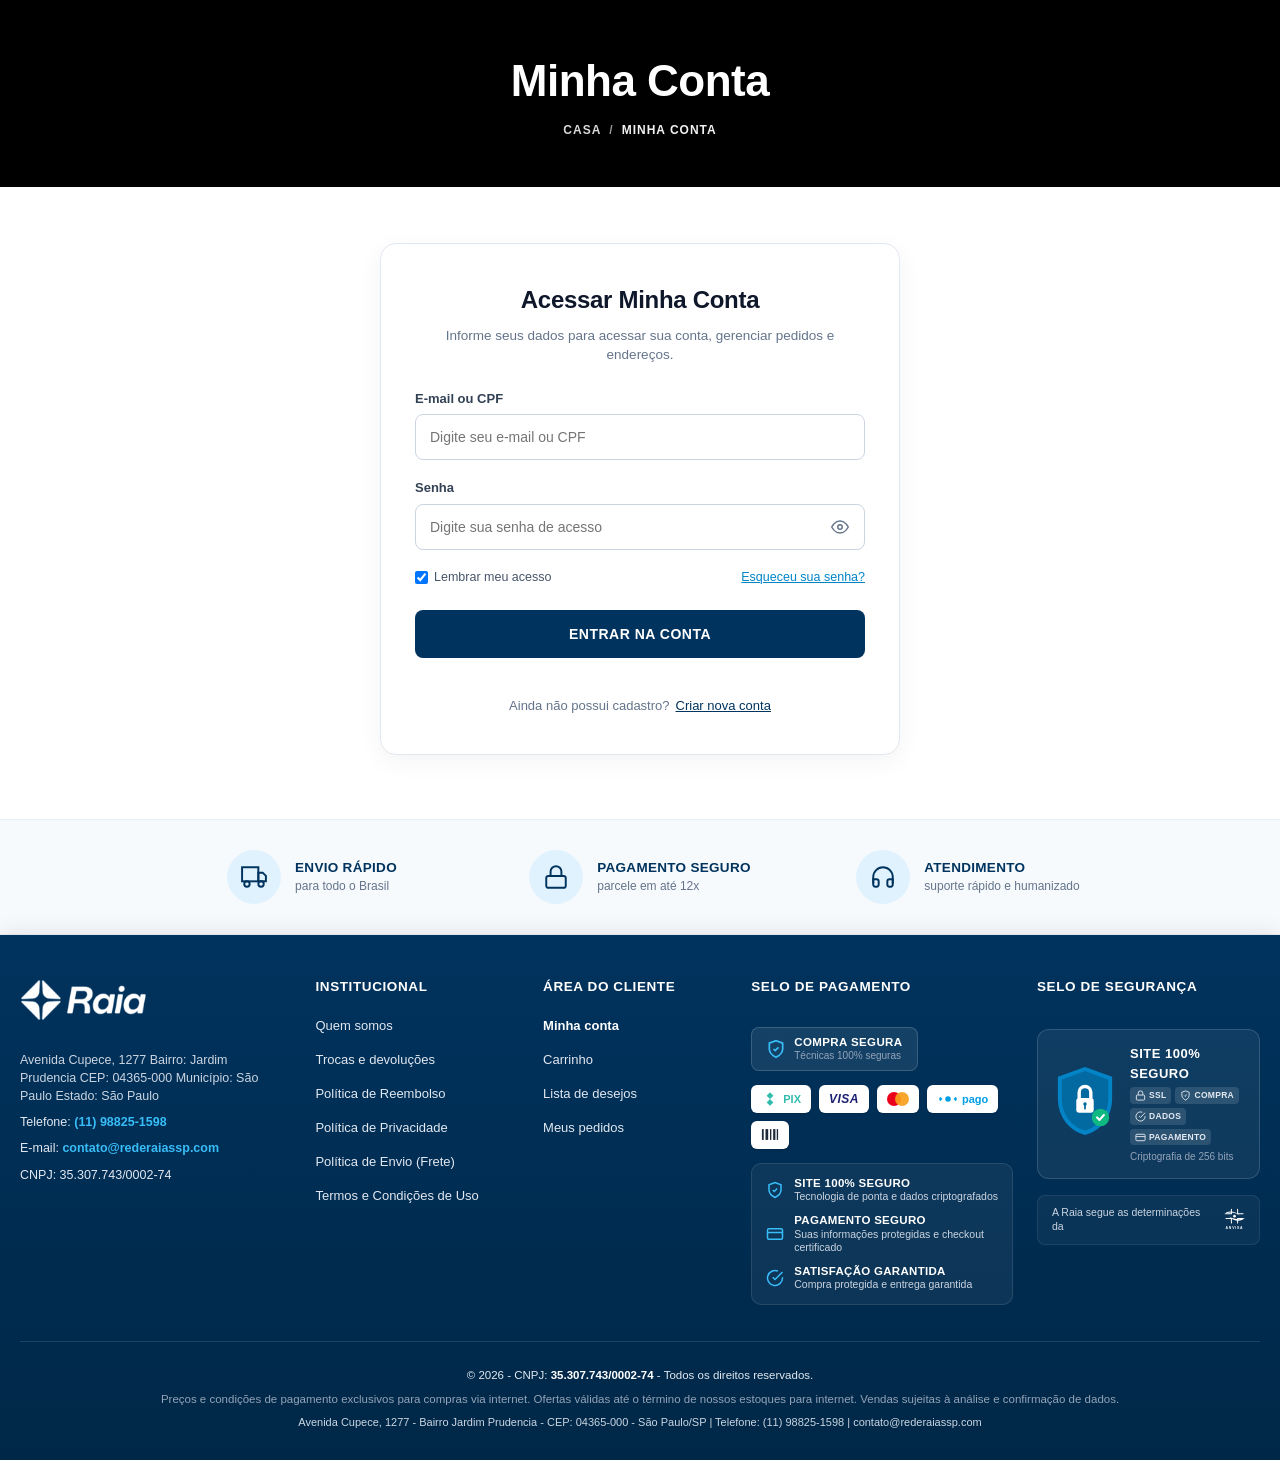
<file: minha-conta.html>
<!DOCTYPE html>
<html lang="pt-BR">
<head>
  <meta charset="UTF-8">
  <meta name="viewport" content="width=device-width, initial-scale=1.0">
  <title>Minha Conta - Droga Raia</title>
  <link rel="icon" type="image/png" href="assets/favicon.png">
  <link rel="shortcut icon" href="assets/favicon.ico">
  <link rel="stylesheet" href="css/styles.css">
</head>
<body class="inst-page">

  <!-- HEADER PRETO -->
  <header class="inst-header">
    <div class="inst-header__inner">
      <h1 class="inst-header__title">Minha Conta</h1>
      <nav class="inst-header__breadcrumb" aria-label="Navegação">
        <a href="index.html" class="inst-breadcrumb-link">CASA</a>
        <span class="inst-breadcrumb-sep">/</span>
        <span class="inst-breadcrumb-current">MINHA CONTA</span>
      </nav>
    </div>
  </header>

  <!-- CONTEÚDO: FORMULÁRIO MINHA CONTA -->
  <main class="inst-body">
    <div class="inst-container">
      <div class="inst-form-card" id="form-minha-conta">
        <h2 class="inst-form-title">Acessar Minha Conta</h2>
        <p class="inst-form-subtitle">
          Informe seus dados para acessar sua conta, gerenciar pedidos e endereços.
        </p>

        <!-- BANNER DE ERRO SIMULADO -->
        <div class="inst-error-banner" id="account-error-banner" style="display: none;" role="alert">
          <svg width="22" height="22" viewBox="0 0 24 24" fill="none" stroke="currentColor" stroke-width="2" class="inst-error-icon"><circle cx="12" cy="12" r="10"></circle><line x1="12" y1="8" x2="12" y2="12"></line><line x1="12" y1="16" x2="12.01" y2="16"></line></svg>
          <div class="inst-error-text">
            <strong>Falha no Acesso</strong>
            <p>Erro na autenticação: Não foi possível conectar ao servidor de contas. O sistema está temporariamente indisponível. Tente novamente mais tarde. (Código: ERR_AUTH_503)</p>
          </div>
        </div>

        <form id="form-minha-conta-element" class="inst-form">
          <div class="inst-field">
            <label for="inst-email">E-mail ou CPF</label>
            <input id="inst-email" type="text" required placeholder="Digite seu e-mail ou CPF" />
          </div>

          <div class="inst-field">
            <label for="inst-password">Senha</label>
            <div class="inst-password-wrap">
              <input id="inst-password" type="password" required placeholder="Digite sua senha de acesso" />
              <button type="button" class="inst-toggle-pwd" id="inst-toggle-pwd-btn" title="Mostrar/ocultar senha">
                <svg width="18" height="18" viewBox="0 0 24 24" fill="none" stroke="currentColor" stroke-width="2"><path d="M1 12s4-8 11-8 11 8 11 8-4 8-11 8-11-8-11-8z"></path><circle cx="12" cy="12" r="3"></circle></svg>
              </button>
            </div>
          </div>

          <div class="inst-form-options">
            <label class="inst-checkbox-label">
              <input type="checkbox" checked />
              <span>Lembrar meu acesso</span>
            </label>
            <button type="button" class="inst-link-text" onclick="document.getElementById('account-error-banner').style.display='flex'">
              Esqueceu sua senha?
            </button>
          </div>

          <button type="submit" class="inst-btn-submit" id="btn-entrar-conta">
            ENTRAR NA CONTA
          </button>

          <div class="inst-form-footer">
            <span>Ainda não possui cadastro?</span>
            <button type="button" class="inst-link-bold" onclick="document.getElementById('account-error-banner').style.display='flex'">
              Criar nova conta
            </button>
          </div>
        </form>
      </div>
    </div>
  </main>

  <!-- FAIXA DE BENEFÍCIOS -->
  <section class="inst-benefits" aria-label="Benefícios Droga Raia">
    <div class="inst-benefits__inner">
      <div class="inst-benefit-card">
        <div class="inst-benefit-icon-wrap">
          <svg width="26" height="26" viewBox="0 0 24 24" fill="none" stroke="currentColor" stroke-width="1.8"><rect x="1" y="3" width="15" height="13"></rect><polygon points="16 8 20 8 23 11 23 16 16 16 16 8"></polygon><circle cx="5.5" cy="18.5" r="2.5"></circle><circle cx="18.5" cy="18.5" r="2.5"></circle></svg>
        </div>
        <div class="inst-benefit-text">
          <strong class="inst-benefit-title">ENVIO RÁPIDO</strong>
          <span class="inst-benefit-sub">para todo o Brasil</span>
        </div>
      </div>

      <div class="inst-benefit-card">
        <div class="inst-benefit-icon-wrap">
          <svg width="26" height="26" viewBox="0 0 24 24" fill="none" stroke="currentColor" stroke-width="1.8"><rect x="3" y="11" width="18" height="11" rx="2" ry="2"></rect><path d="M7 11V7a5 5 0 0 1 10 0v4"></path></svg>
        </div>
        <div class="inst-benefit-text">
          <strong class="inst-benefit-title">PAGAMENTO SEGURO</strong>
          <span class="inst-benefit-sub">parcele em até 12x</span>
        </div>
      </div>

      <div class="inst-benefit-card">
        <div class="inst-benefit-icon-wrap">
          <svg width="26" height="26" viewBox="0 0 24 24" fill="none" stroke="currentColor" stroke-width="1.8"><path d="M3 18v-6a9 9 0 0 1 18 0v6"></path><path d="M21 19a2 2 0 0 1-2 2h-1a2 2 0 0 1-2-2v-3a2 2 0 0 1 2-2h3zM3 19a2 2 0 0 0 2 2h1a2 2 0 0 0 2-2v-3a2 2 0 0 0-2-2H3z"></path></svg>
        </div>
        <div class="inst-benefit-text">
          <strong class="inst-benefit-title">ATENDIMENTO</strong>
          <span class="inst-benefit-sub">suporte rápido e humanizado</span>
        </div>
      </div>
    </div>
  </section>

  <!-- RODAPÉ OFICIAL DROGA RAIA -->
  <footer class="portal-footer" id="portal-official-footer">
    <div class="portal-footer__inner">
      <div class="portal-footer__grid">
        
        <!-- COLUNA 1 -->
        <div class="portal-col portal-col--brand">
          <a href="https://rederaiasp.com.br" class="portal-brand" title="Droga Raia">
            <img src="assets/raia-logo.png" alt="Droga Raia" class="portal-logo-raia" />
          </a>
          <div class="portal-contact-info">
            <p class="portal-address">
              Avenida Cupece, 1277 Bairro: Jardim Prudencia CEP: 04365-000 Município: São Paulo Estado: São Paulo
            </p>
            <p class="portal-phone">Telefone: <a href="tel:11988251598">(11) 98825-1598</a></p>
            <p class="portal-email">E-mail: <a href="mailto:contato@rederaiassp.com">contato@rederaiassp.com</a></p>
            <p class="portal-cnpj">CNPJ: 35.307.743/0002-74</p>
          </div>
        </div>

        <!-- COLUNA 2 -->
        <div class="portal-col">
          <h4 class="portal-col__title">INSTITUCIONAL</h4>
          <ul class="portal-col__links">
            <li><a href="quem-somos.html" class="portal-link-btn">Quem somos</a></li>
            <li><a href="trocas-e-devolucoes.html" class="portal-link-btn">Trocas e devoluções</a></li>
            <li><a href="politica-de-reembolso.html" class="portal-link-btn">Política de Reembolso</a></li>
            <li><a href="politica-de-privacidade.html" class="portal-link-btn">Política de Privacidade</a></li>
            <li><a href="politica-de-envio.html" class="portal-link-btn">Política de Envio (Frete)</a></li>
            <li><a href="termos-e-condicoes.html" class="portal-link-btn">Termos e Condições de Uso</a></li>
          </ul>
        </div>

        <!-- COLUNA 3 -->
        <div class="portal-col">
          <h4 class="portal-col__title">ÁREA DO CLIENTE</h4>
          <ul class="portal-col__links">
            <li><a href="minha-conta.html" class="portal-link-btn portal-link-btn--highlight">Minha conta</a></li>
            <li><a href="carrinho.html" class="portal-link-btn">Carrinho</a></li>
            <li><a href="lista-de-desejos.html" class="portal-link-btn">Lista de desejos</a></li>
            <li><a href="meus-pedidos.html" class="portal-link-btn">Meus pedidos</a></li>
          </ul>
        </div>

        <!-- COLUNA 4 -->
        <div class="portal-col portal-col--payments">
          <h4 class="portal-col__title">SELO DE PAGAMENTO</h4>
          <div class="portal-security-badge-pill">
            <svg width="20" height="20" viewBox="0 0 24 24" fill="none" stroke="currentColor" stroke-width="2" class="portal-shield-icon"><path d="M12 22s8-4 8-10V5l-8-3-8 3v7c0 6 8 10 8 10z"></path><path d="m9 12 2 2 4-4"></path></svg>
            <div class="portal-security-badge-text">
              <strong>COMPRA SEGURA</strong>
              <span>Técnicas 100% seguras</span>
            </div>
          </div>

          <div class="portal-payment-methods">
            <div class="portal-pay-pill" title="Pix"><svg width="18" height="18" viewBox="0 0 24 24" fill="none"><path d="M16.5 7.5L12 3L7.5 7.5L12 12L16.5 7.5ZM7.5 16.5L12 21L16.5 16.5L12 12L7.5 16.5Z" fill="#32BCAD"/></svg><span class="portal-pay-label">pix</span></div>
            <div class="portal-pay-pill" title="VISA"><span class="portal-visa-text">VISA</span></div>
            <div class="portal-pay-pill" title="MasterCard"><div class="portal-mc-circles"><span class="portal-mc-red"></span><span class="portal-mc-orange"></span></div></div>
            <div class="portal-pay-pill" title="Mercado Pago"><svg width="22" height="14" viewBox="0 0 28 16" fill="none"><path d="M4 11C2.5 9 2.5 7 4 5L7 8L4 11Z" fill="#009ee3"/><path d="M24 11C25.5 9 25.5 7 24 5L21 8L24 11Z" fill="#009ee3"/><circle cx="14" cy="8" r="3.5" fill="#009ee3"/></svg><span class="portal-mp-text">pago</span></div>
            <div class="portal-pay-pill" title="Boleto"><svg width="18" height="13" viewBox="0 0 20 14" fill="none"><rect x="1" y="1" width="2" height="12" fill="#1e293b"/><rect x="5" y="1" width="3" height="12" fill="#1e293b"/><rect x="10" y="1" width="1.5" height="12" fill="#1e293b"/><rect x="13.5" y="1" width="2.5" height="12" fill="#1e293b"/><rect x="17.5" y="1" width="1.5" height="12" fill="#1e293b"/></svg></div>
          </div>

          <div class="portal-guarantees-card">
            <div class="portal-guarantee-row">
              <svg width="18" height="18" viewBox="0 0 24 24" fill="none" stroke="currentColor" stroke-width="2" class="portal-icon-cyan"><path d="M12 22s8-4 8-10V5l-8-3-8 3v7c0 6 8 10 8 10z"></path><path d="m9 12 2 2 4-4"></path></svg>
              <div><strong>SITE 100% SEGURO</strong><span>Tecnologia de ponta e dados criptografados</span></div>
            </div>
            <div class="portal-guarantee-row">
              <svg width="18" height="18" viewBox="0 0 24 24" fill="none" stroke="currentColor" stroke-width="2" class="portal-icon-cyan"><rect x="2" y="5" width="20" height="14" rx="2"></rect><line x1="2" y1="10" x2="22" y2="10"></line></svg>
              <div><strong>PAGAMENTO SEGURO</strong><span>Suas informações protegidas e checkout certificado</span></div>
            </div>
            <div class="portal-guarantee-row">
              <svg width="18" height="18" viewBox="0 0 24 24" fill="none" stroke="currentColor" stroke-width="2" class="portal-icon-cyan"><path d="M22 11.08V12a10 10 0 1 1-5.93-9.14"></path><polyline points="22 4 12 14.01 9 11.01"></polyline></svg>
              <div><strong>SATISFAÇÃO GARANTIDA</strong><span>Compra protegida e entrega garantida</span></div>
            </div>
          </div>
        </div>

        <!-- COLUNA 5 -->
        <div class="portal-col portal-col--security">
          <h4 class="portal-col__title">SELO DE SEGURANÇA</h4>
          <div class="portal-security-box">
            <div class="portal-security-box__shield">
              <svg width="62" height="72" viewBox="0 0 64 74" fill="none">
                <path d="M32 2L4 12V34C4 54 16 68 32 72C48 68 60 54 60 34V12L32 2Z" fill="#0284c7" />
                <path d="M32 6L8 15V34C8 51.5 18.5 64 32 67.5C45.5 64 56 51.5 56 34V15L32 6Z" fill="#0369a1" />
                <rect x="23" y="34" width="18" height="15" rx="3" fill="#ffffff" />
                <path d="M26 34V28C26 24.6863 28.6863 22 32 22C35.3137 22 38 24.6863 38 28V34" stroke="#ffffff" stroke-width="3.5" stroke-linecap="round" />
                <circle cx="32" cy="40" r="1.8" fill="#0369a1" />
                <path d="M32 41.5V45" stroke="#0369a1" stroke-width="1.8" stroke-linecap="round" />
                <circle cx="48" cy="54" r="9" fill="#10b981" />
                <path d="M44.5 54L47 56.5L51.5 51.5" stroke="#ffffff" stroke-width="2.2" stroke-linecap="round" stroke-linejoin="round" />
              </svg>
            </div>
            <div class="portal-security-box__text">
              <strong class="portal-security-box__headline">SITE 100% SEGURO</strong>
              <div class="portal-security-box__badges">
                <span class="portal-micro-badge"><svg width="11" height="11" viewBox="0 0 24 24" fill="none" stroke="currentColor" stroke-width="2"><rect x="3" y="11" width="18" height="11" rx="2" ry="2"></rect><path d="M7 11V7a5 5 0 0 1 10 0v4"></path></svg> SSL</span>
                <span class="portal-micro-badge"><svg width="11" height="11" viewBox="0 0 24 24" fill="none" stroke="currentColor" stroke-width="2"><path d="M12 22s8-4 8-10V5l-8-3-8 3v7c0 6 8 10 8 10z"></path><path d="m9 12 2 2 4-4"></path></svg> COMPRA</span>
                <span class="portal-micro-badge"><svg width="11" height="11" viewBox="0 0 24 24" fill="none" stroke="currentColor" stroke-width="2"><path d="M22 11.08V12a10 10 0 1 1-5.93-9.14"></path><polyline points="22 4 12 14.01 9 11.01"></polyline></svg> DADOS</span>
                <span class="portal-micro-badge"><svg width="11" height="11" viewBox="0 0 24 24" fill="none" stroke="currentColor" stroke-width="2"><rect x="2" y="5" width="20" height="14" rx="2"></rect><line x1="2" y1="10" x2="22" y2="10"></line></svg> PAGAMENTO</span>
              </div>
              <span class="portal-security-verified">Criptografia de 256 bits</span>
            </div>
          </div>

          <div class="portal-anvisa-badge">
            <span class="portal-anvisa-text">A Raia segue as determinações da</span>
            <img src="assets/anvisa-logo.svg" alt="ANVISA" class="portal-anvisa-logo" />
          </div>
        </div>

      </div>

      <!-- COPYRIGHT -->
      <div class="portal-footer__bottom">
        <div class="portal-footer__copyright">
          <p class="portal-copyright-main">&copy; 2026 - CNPJ: <strong>35.307.743/0002-74</strong> - Todos os direitos reservados.</p>
          <p class="portal-copyright-sub">Preços e condições de pagamento exclusivos para compras via internet. Ofertas válidas até o término de nossos estoques para internet. Vendas sujeitas à análise e confirmação de dados.</p>
          <p class="portal-copyright-address">Avenida Cupece, 1277 - Bairro Jardim Prudencia - CEP: 04365-000 - São Paulo/SP | Telefone: (11) 98825-1598 | contato@rederaiassp.com</p>
        </div>
      </div>
    </div>
  </footer>

  <script src="js/pages.js" defer></script>
</body>
</html>
</file>
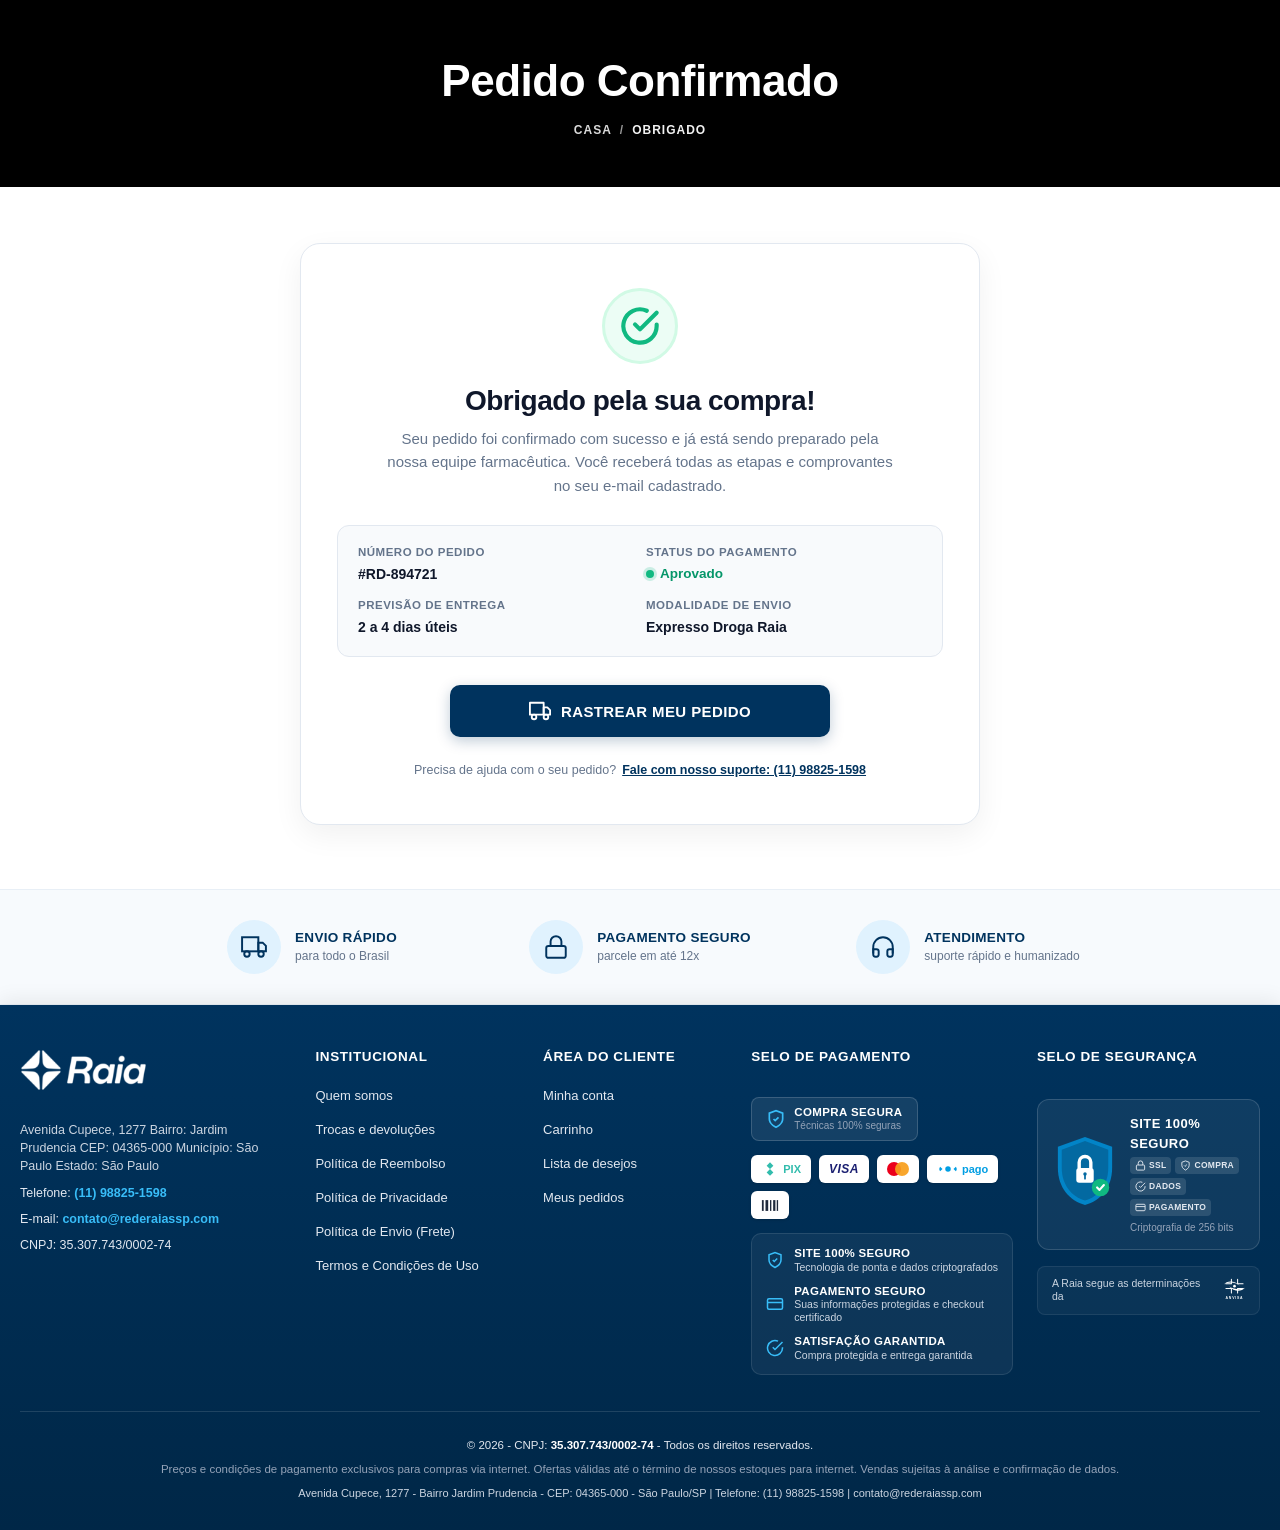
<file: obrigado.html>
<!DOCTYPE html>
<html lang="pt-BR">
<head>
  <meta charset="UTF-8">
  <meta name="viewport" content="width=device-width, initial-scale=1.0">
  <title>Obrigado pela Compra - Droga Raia</title>

  <!-- Favicons -->
  <link rel="icon" type="image/png" href="assets/favicon.png">
  <link rel="shortcut icon" href="assets/favicon.ico">
  <link rel="stylesheet" href="css/styles.css">
</head>
<body class="inst-page">

  <!-- HEADER PRETO OFICIAL -->
  <header class="inst-header">
    <div class="inst-header__inner">
      <h1 class="inst-header__title">Pedido Confirmado</h1>
      <nav class="inst-header__breadcrumb" aria-label="Navegação">
        <a href="index.html" class="inst-breadcrumb-link">CASA</a>
        <span class="inst-breadcrumb-sep">/</span>
        <span class="inst-breadcrumb-current">OBRIGADO</span>
      </nav>
    </div>
  </header>

  <!-- CONTEÚDO PRINCIPAL: AGRADECIMENTO & RASTREAMENTO -->
  <main class="inst-body">
    <div class="obrigado-container">
      <div class="obrigado-card">
        
        <!-- ÍCONE DE SUCESSO -->
        <div class="obrigado-success-icon" aria-hidden="true">
          <svg width="40" height="40" viewBox="0 0 24 24" fill="none" stroke="currentColor" stroke-width="2.5" stroke-linecap="round" stroke-linejoin="round">
            <path d="M22 11.08V12a10 10 0 1 1-5.93-9.14"></path>
            <polyline points="22 4 12 14.01 9 11.01"></polyline>
          </svg>
        </div>

        <h2 class="obrigado-title">Obrigado pela sua compra!</h2>
        <p class="obrigado-subtitle">
          Seu pedido foi confirmado com sucesso e já está sendo preparado pela nossa equipe farmacêutica. Você receberá todas as etapas e comprovantes no seu e-mail cadastrado.
        </p>

        <!-- GRADE DE RESUMO DO PEDIDO -->
        <div class="obrigado-info-grid">
          <div class="obrigado-info-item">
            <span class="obrigado-info-label">Número do Pedido</span>
            <span class="obrigado-info-value">#RD-894721</span>
          </div>
          <div class="obrigado-info-item">
            <span class="obrigado-info-label">Status do Pagamento</span>
            <span class="obrigado-status-tag">
              <span class="obrigado-status-dot"></span> Aprovado
            </span>
          </div>
          <div class="obrigado-info-item">
            <span class="obrigado-info-label">Previsão de Entrega</span>
            <span class="obrigado-info-value">2 a 4 dias úteis</span>
          </div>
          <div class="obrigado-info-item">
            <span class="obrigado-info-label">Modalidade de Envio</span>
            <span class="obrigado-info-value">Expresso Droga Raia</span>
          </div>
        </div>

        <!-- BOTÃO PARA RASTREAR PEDIDO -->
        <button type="button" class="obrigado-btn-track" id="btn-abrir-rastreio">
          <svg width="22" height="22" viewBox="0 0 24 24" fill="none" stroke="currentColor" stroke-width="2" stroke-linecap="round" stroke-linejoin="round">
            <rect x="1" y="3" width="15" height="13"></rect>
            <polygon points="16 8 20 8 23 11 23 16 16 16 16 8"></polygon>
            <circle cx="5.5" cy="18.5" r="2.5"></circle>
            <circle cx="18.5" cy="18.5" r="2.5"></circle>
          </svg>
          RASTREAR MEU PEDIDO
        </button>

        <!-- CAIXA QUE ABRE AO CLICAR NO BOTÃO DE RASTREAR -->
        <div class="obrigado-tracking-reveal" id="obrigado-tracking-reveal" style="display: none;">
          <form class="obrigado-tracking-form" id="form-consultar-rastreio">
            <label class="obrigado-tracking-label" for="obrigado-input-codigo">
              Digite o seu Código de Rastreamento ou CPF:
            </label>
            <div class="obrigado-tracking-input-row">
              <input
                type="text"
                id="obrigado-input-codigo"
                class="obrigado-tracking-input"
                placeholder="Ex: RD-894721 ou 000.000.000-00"
                required
              />
              <button type="submit" class="obrigado-btn-consultar" id="btn-consultar-rastreio">
                CONSULTAR
              </button>
            </div>
          </form>

          <!-- TIMELINE DE RASTREAMENTO DETALHADA -->
          <div class="obrigado-timeline" id="obrigado-timeline" style="display: none;">
            <div class="obrigado-timeline-title">
              <span>Status da Remessa</span>
              <span class="obrigado-timeline-code" id="obrigado-timeline-code-display">RD-894721</span>
            </div>

            <div class="obrigado-steps">
              <!-- Passo 1: Concluído -->
              <div class="obrigado-step obrigado-step--done">
                <div class="obrigado-step-bullet">
                  <svg width="12" height="12" viewBox="0 0 24 24" fill="none" stroke="currentColor" stroke-width="3"><polyline points="20 6 9 17 4 12"></polyline></svg>
                </div>
                <span class="obrigado-step-title">Pedido Confirmado e Pagamento Aprovado</span>
                <span class="obrigado-step-date">Hoje • Transação aprovada via checkout seguro</span>
              </div>

              <!-- Passo 2: Concluído -->
              <div class="obrigado-step obrigado-step--done">
                <div class="obrigado-step-bullet">
                  <svg width="12" height="12" viewBox="0 0 24 24" fill="none" stroke="currentColor" stroke-width="3"><polyline points="20 6 9 17 4 12"></polyline></svg>
                </div>
                <span class="obrigado-step-title">Em Separação no Centro de Distribuição</span>
                <span class="obrigado-step-date">Hoje • Conferência farmacêutica e emissão da Nota Fiscal</span>
              </div>

              <!-- Passo 3: Em Andamento -->
              <div class="obrigado-step obrigado-step--current">
                <div class="obrigado-step-bullet"></div>
                <span class="obrigado-step-title">Aguardando Coleta da Transportadora</span>
                <span class="obrigado-step-date">Previsão de expedição nas próximas horas</span>
              </div>

              <!-- Passo 4: Futuro -->
              <div class="obrigado-step obrigado-step--muted">
                <div class="obrigado-step-bullet"></div>
                <span class="obrigado-step-title">Em Trânsito para o seu Endereço</span>
                <span class="obrigado-step-date">Rastreamento detalhado atualizado a cada rota</span>
              </div>

              <!-- Passo 5: Futuro -->
              <div class="obrigado-step obrigado-step--muted">
                <div class="obrigado-step-bullet"></div>
                <span class="obrigado-step-title">Saiu para Entrega ao Destinatário</span>
                <span class="obrigado-step-date">Entrega estimada no prazo informado</span>
              </div>
            </div>
          </div>
        </div>

        <!-- NOTA DE SUPORTE -->
        <p class="obrigado-support-note">
          Precisa de ajuda com o seu pedido?
          <a href="tel:11988251598">Fale com nosso suporte: (11) 98825-1598</a>
        </p>

      </div>
    </div>
  </main>

  <!-- FAIXA DE BENEFÍCIOS -->
  <section class="inst-benefits" aria-label="Benefícios Droga Raia">
    <div class="inst-benefits__inner">
      <div class="inst-benefit-card">
        <div class="inst-benefit-icon-wrap">
          <svg width="26" height="26" viewBox="0 0 24 24" fill="none" stroke="currentColor" stroke-width="1.8"><rect x="1" y="3" width="15" height="13"></rect><polygon points="16 8 20 8 23 11 23 16 16 16 16 8"></polygon><circle cx="5.5" cy="18.5" r="2.5"></circle><circle cx="18.5" cy="18.5" r="2.5"></circle></svg>
        </div>
        <div class="inst-benefit-text">
          <strong class="inst-benefit-title">ENVIO RÁPIDO</strong>
          <span class="inst-benefit-sub">para todo o Brasil</span>
        </div>
      </div>

      <div class="inst-benefit-card">
        <div class="inst-benefit-icon-wrap">
          <svg width="26" height="26" viewBox="0 0 24 24" fill="none" stroke="currentColor" stroke-width="1.8"><rect x="3" y="11" width="18" height="11" rx="2" ry="2"></rect><path d="M7 11V7a5 5 0 0 1 10 0v4"></path></svg>
        </div>
        <div class="inst-benefit-text">
          <strong class="inst-benefit-title">PAGAMENTO SEGURO</strong>
          <span class="inst-benefit-sub">parcele em até 12x</span>
        </div>
      </div>

      <div class="inst-benefit-card">
        <div class="inst-benefit-icon-wrap">
          <svg width="26" height="26" viewBox="0 0 24 24" fill="none" stroke="currentColor" stroke-width="1.8"><path d="M3 18v-6a9 9 0 0 1 18 0v6"></path><path d="M21 19a2 2 0 0 1-2 2h-1a2 2 0 0 1-2-2v-3a2 2 0 0 1 2-2h3zM3 19a2 2 0 0 0 2 2h1a2 2 0 0 0 2-2v-3a2 2 0 0 0-2-2H3z"></path></svg>
        </div>
        <div class="inst-benefit-text">
          <strong class="inst-benefit-title">ATENDIMENTO</strong>
          <span class="inst-benefit-sub">suporte rápido e humanizado</span>
        </div>
      </div>
    </div>
  </section>

  <!-- RODAPÉ OFICIAL DROGA RAIA (5 COLUNAS AZUIS) -->
  <footer class="portal-footer" id="portal-official-footer">
    <div class="portal-footer__inner">
      <div class="portal-footer__grid">
        
        <!-- COLUNA 1 -->
        <div class="portal-col portal-col--brand">
          <a href="https://rederaiasp.com.br" class="portal-brand" title="Droga Raia">
            <img src="assets/raia-logo.png" alt="Droga Raia" class="portal-logo-raia" />
          </a>
          <div class="portal-contact-info">
            <p class="portal-address">
              Avenida Cupece, 1277 Bairro: Jardim Prudencia CEP: 04365-000 Município: São Paulo Estado: São Paulo
            </p>
            <p class="portal-phone">
              Telefone: <a href="tel:11988251598">(11) 98825-1598</a>
            </p>
            <p class="portal-email">
              E-mail: <a href="mailto:contato@rederaiassp.com">contato@rederaiassp.com</a>
            </p>
            <p class="portal-cnpj">
              CNPJ: 35.307.743/0002-74
            </p>
          </div>
        </div>

        <!-- COLUNA 2 -->
        <div class="portal-col">
          <h4 class="portal-col__title">INSTITUCIONAL</h4>
          <ul class="portal-col__links">
            <li><a href="quem-somos.html" class="portal-link-btn">Quem somos</a></li>
            <li><a href="trocas-e-devolucoes.html" class="portal-link-btn">Trocas e devoluções</a></li>
            <li><a href="politica-de-reembolso.html" class="portal-link-btn">Política de Reembolso</a></li>
            <li><a href="politica-de-privacidade.html" class="portal-link-btn">Política de Privacidade</a></li>
            <li><a href="politica-de-envio.html" class="portal-link-btn">Política de Envio (Frete)</a></li>
            <li><a href="termos-e-condicoes.html" class="portal-link-btn">Termos e Condições de Uso</a></li>
          </ul>
        </div>

        <!-- COLUNA 3 -->
        <div class="portal-col">
          <h4 class="portal-col__title">ÁREA DO CLIENTE</h4>
          <ul class="portal-col__links">
            <li><a href="minha-conta.html" class="portal-link-btn">Minha conta</a></li>
            <li><a href="carrinho.html" class="portal-link-btn">Carrinho</a></li>
            <li><a href="lista-de-desejos.html" class="portal-link-btn">Lista de desejos</a></li>
            <li><a href="meus-pedidos.html" class="portal-link-btn">Meus pedidos</a></li>
          </ul>
        </div>

        <!-- COLUNA 4 -->
        <div class="portal-col portal-col--payments">
          <h4 class="portal-col__title">SELO DE PAGAMENTO</h4>
          <div class="portal-security-badge-pill">
            <svg width="20" height="20" viewBox="0 0 24 24" fill="none" stroke="currentColor" stroke-width="2" class="portal-shield-icon"><path d="M12 22s8-4 8-10V5l-8-3-8 3v7c0 6 8 10 8 10z"></path><path d="m9 12 2 2 4-4"></path></svg>
            <div class="portal-security-badge-text">
              <strong>COMPRA SEGURA</strong>
              <span>Técnicas 100% seguras</span>
            </div>
          </div>

          <div class="portal-payment-methods">
            <div class="portal-pay-pill" title="Pix"><svg width="18" height="18" viewBox="0 0 24 24" fill="none"><path d="M16.5 7.5L12 3L7.5 7.5L12 12L16.5 7.5ZM7.5 16.5L12 21L16.5 16.5L12 12L7.5 16.5Z" fill="#32BCAD"/></svg><span class="portal-pay-label">pix</span></div>
            <div class="portal-pay-pill" title="VISA"><span class="portal-visa-text">VISA</span></div>
            <div class="portal-pay-pill" title="MasterCard"><div class="portal-mc-circles"><span class="portal-mc-red"></span><span class="portal-mc-orange"></span></div></div>
            <div class="portal-pay-pill" title="Mercado Pago"><svg width="22" height="14" viewBox="0 0 28 16" fill="none"><path d="M4 11C2.5 9 2.5 7 4 5L7 8L4 11Z" fill="#009ee3"/><path d="M24 11C25.5 9 25.5 7 24 5L21 8L24 11Z" fill="#009ee3"/><circle cx="14" cy="8" r="3.5" fill="#009ee3"/></svg><span class="portal-mp-text">pago</span></div>
            <div class="portal-pay-pill" title="Boleto"><svg width="18" height="13" viewBox="0 0 20 14" fill="none"><rect x="1" y="1" width="2" height="12" fill="#1e293b"/><rect x="5" y="1" width="3" height="12" fill="#1e293b"/><rect x="10" y="1" width="1.5" height="12" fill="#1e293b"/><rect x="13.5" y="1" width="2.5" height="12" fill="#1e293b"/><rect x="17.5" y="1" width="1.5" height="12" fill="#1e293b"/></svg></div>
          </div>

          <div class="portal-guarantees-card">
            <div class="portal-guarantee-row">
              <svg width="18" height="18" viewBox="0 0 24 24" fill="none" stroke="currentColor" stroke-width="2" class="portal-icon-cyan"><path d="M12 22s8-4 8-10V5l-8-3-8 3v7c0 6 8 10 8 10z"></path><path d="m9 12 2 2 4-4"></path></svg>
              <div><strong>SITE 100% SEGURO</strong><span>Tecnologia de ponta e dados criptografados</span></div>
            </div>
            <div class="portal-guarantee-row">
              <svg width="18" height="18" viewBox="0 0 24 24" fill="none" stroke="currentColor" stroke-width="2" class="portal-icon-cyan"><rect x="2" y="5" width="20" height="14" rx="2"></rect><line x1="2" y1="10" x2="22" y2="10"></line></svg>
              <div><strong>PAGAMENTO SEGURO</strong><span>Suas informações protegidas e checkout certificado</span></div>
            </div>
            <div class="portal-guarantee-row">
              <svg width="18" height="18" viewBox="0 0 24 24" fill="none" stroke="currentColor" stroke-width="2" class="portal-icon-cyan"><path d="M22 11.08V12a10 10 0 1 1-5.93-9.14"></path><polyline points="22 4 12 14.01 9 11.01"></polyline></svg>
              <div><strong>SATISFAÇÃO GARANTIDA</strong><span>Compra protegida e entrega garantida</span></div>
            </div>
          </div>
        </div>

        <!-- COLUNA 5 -->
        <div class="portal-col portal-col--security">
          <h4 class="portal-col__title">SELO DE SEGURANÇA</h4>
          <div class="portal-security-box">
            <div class="portal-security-box__shield">
              <svg width="62" height="72" viewBox="0 0 64 74" fill="none">
                <path d="M32 2L4 12V34C4 54 16 68 32 72C48 68 60 54 60 34V12L32 2Z" fill="#0284c7" />
                <path d="M32 6L8 15V34C8 51.5 18.5 64 32 67.5C45.5 64 56 51.5 56 34V15L32 6Z" fill="#0369a1" />
                <rect x="23" y="34" width="18" height="15" rx="3" fill="#ffffff" />
                <path d="M26 34V28C26 24.6863 28.6863 22 32 22C35.3137 22 38 24.6863 38 28V34" stroke="#ffffff" stroke-width="3.5" stroke-linecap="round" />
                <circle cx="32" cy="40" r="1.8" fill="#0369a1" />
                <path d="M32 41.5V45" stroke="#0369a1" stroke-width="1.8" stroke-linecap="round" />
                <circle cx="48" cy="54" r="9" fill="#10b981" />
                <path d="M44.5 54L47 56.5L51.5 51.5" stroke="#ffffff" stroke-width="2.2" stroke-linecap="round" stroke-linejoin="round" />
              </svg>
            </div>
            <div class="portal-security-box__text">
              <strong class="portal-security-box__headline">SITE 100% SEGURO</strong>
              <div class="portal-security-box__badges">
                <span class="portal-micro-badge"><svg width="11" height="11" viewBox="0 0 24 24" fill="none" stroke="currentColor" stroke-width="2"><rect x="3" y="11" width="18" height="11" rx="2" ry="2"></rect><path d="M7 11V7a5 5 0 0 1 10 0v4"></path></svg> SSL</span>
                <span class="portal-micro-badge"><svg width="11" height="11" viewBox="0 0 24 24" fill="none" stroke="currentColor" stroke-width="2"><path d="M12 22s8-4 8-10V5l-8-3-8 3v7c0 6 8 10 8 10z"></path><path d="m9 12 2 2 4-4"></path></svg> COMPRA</span>
                <span class="portal-micro-badge"><svg width="11" height="11" viewBox="0 0 24 24" fill="none" stroke="currentColor" stroke-width="2"><path d="M22 11.08V12a10 10 0 1 1-5.93-9.14"></path><polyline points="22 4 12 14.01 9 11.01"></polyline></svg> DADOS</span>
                <span class="portal-micro-badge"><svg width="11" height="11" viewBox="0 0 24 24" fill="none" stroke="currentColor" stroke-width="2"><rect x="2" y="5" width="20" height="14" rx="2"></rect><line x1="2" y1="10" x2="22" y2="10"></line></svg> PAGAMENTO</span>
              </div>
              <span class="portal-security-verified">Criptografia de 256 bits</span>
            </div>
          </div>

          <div class="portal-anvisa-badge">
            <span class="portal-anvisa-text">A Raia segue as determinações da</span>
            <img src="assets/anvisa-logo.svg" alt="ANVISA" class="portal-anvisa-logo" />
          </div>
        </div>

      </div>

      <!-- COPYRIGHT -->
      <div class="portal-footer__bottom">
        <div class="portal-footer__copyright">
          <p class="portal-copyright-main">&copy; 2026 - CNPJ: <strong>35.307.743/0002-74</strong> - Todos os direitos reservados.</p>
          <p class="portal-copyright-sub">Preços e condições de pagamento exclusivos para compras via internet. Ofertas válidas até o término de nossos estoques para internet. Vendas sujeitas à análise e confirmação de dados.</p>
          <p class="portal-copyright-address">Avenida Cupece, 1277 - Bairro Jardim Prudencia - CEP: 04365-000 - São Paulo/SP | Telefone: (11) 98825-1598 | contato@rederaiassp.com</p>
        </div>
      </div>
    </div>
  </footer>

  <script src="js/pages.js" defer></script>
</body>
</html>
</file>
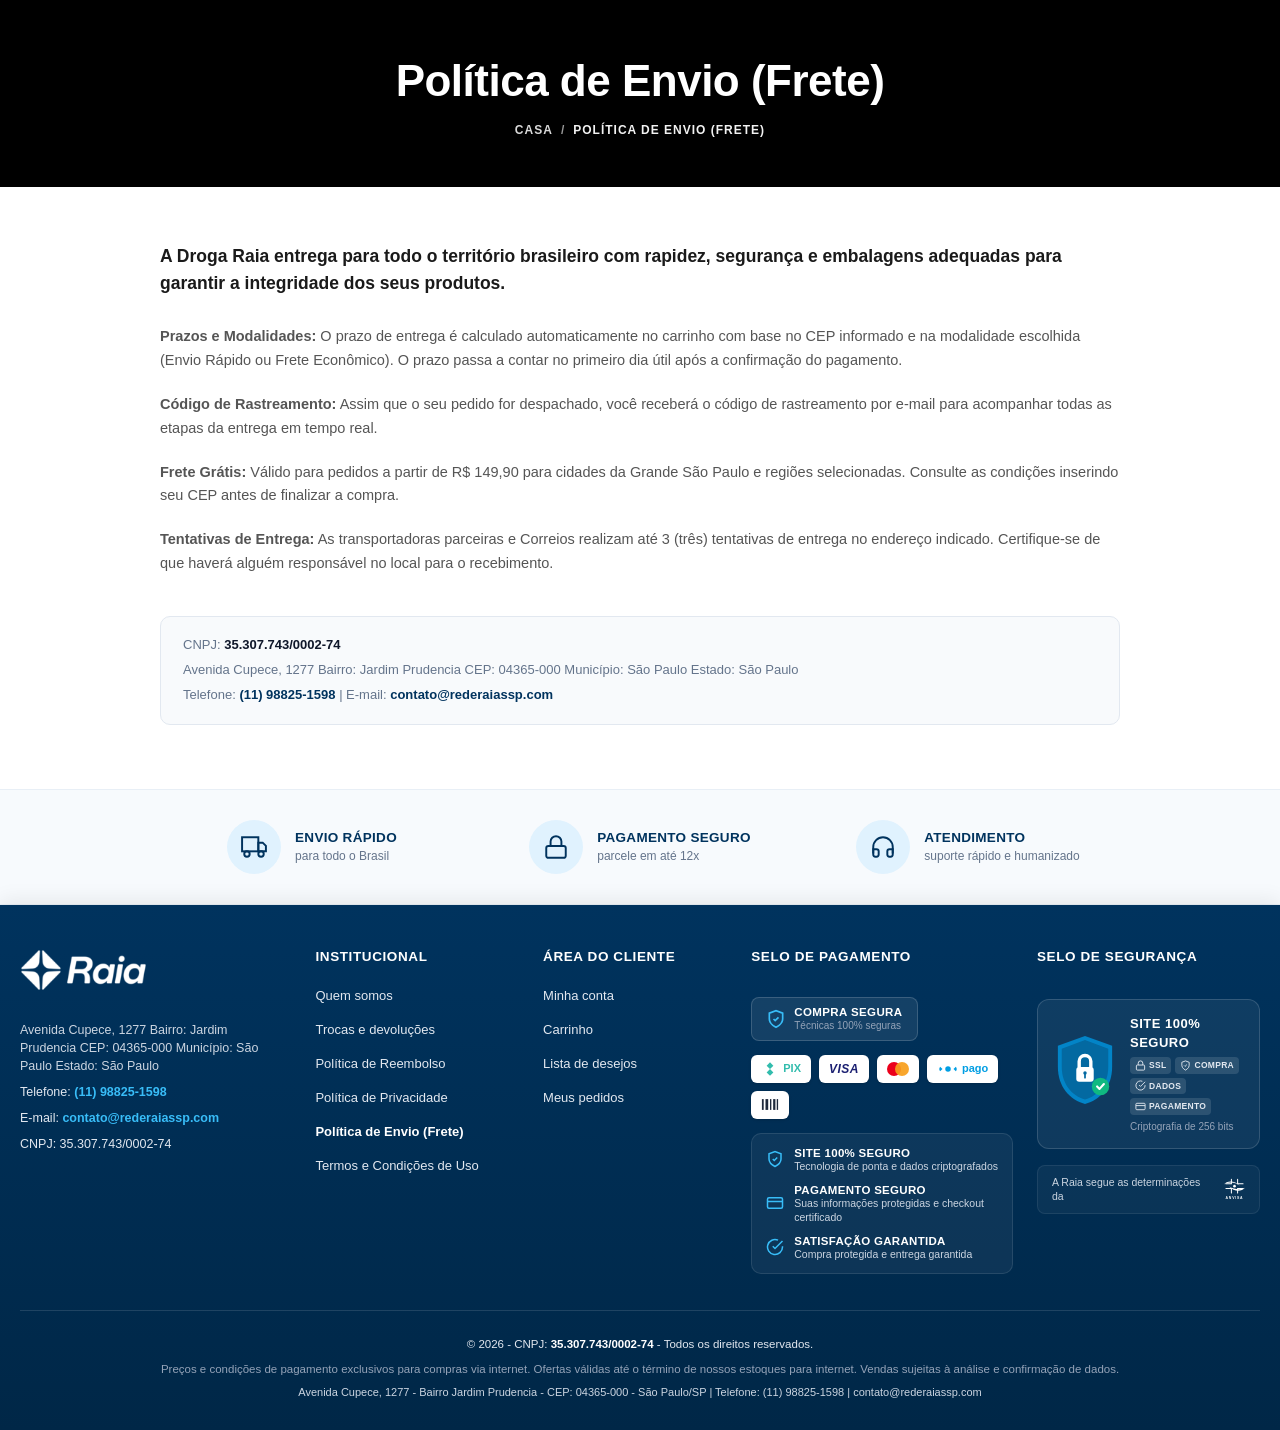
<file: politica-de-envio.html>
<!DOCTYPE html>
<html lang="pt-BR">
<head>
  <meta charset="UTF-8">
  <meta name="viewport" content="width=device-width, initial-scale=1.0">
  <title>Política de Envio (Frete) - Droga Raia</title>
  <link rel="icon" type="image/png" href="assets/favicon.png">
  <link rel="shortcut icon" href="assets/favicon.ico">
  <link rel="stylesheet" href="css/styles.css">
</head>
<body class="inst-page">

  <!-- HEADER PRETO -->
  <header class="inst-header">
    <div class="inst-header__inner">
      <h1 class="inst-header__title">Política de Envio (Frete)</h1>
      <nav class="inst-header__breadcrumb" aria-label="Navegação">
        <a href="index.html" class="inst-breadcrumb-link">CASA</a>
        <span class="inst-breadcrumb-sep">/</span>
        <span class="inst-breadcrumb-current">POLÍTICA DE ENVIO (FRETE)</span>
      </nav>
    </div>
  </header>

  <!-- CONTEÚDO INSTITUCIONAL -->
  <main class="inst-body">
    <div class="inst-container">
      <p class="inst-lead">
        A Droga Raia entrega para todo o território brasileiro com rapidez, segurança e embalagens adequadas para garantir a integridade dos seus produtos.
      </p>

      <div class="inst-paragraphs">
        <p class="inst-paragraph">
          <strong>Prazos e Modalidades:</strong> O prazo de entrega é calculado automaticamente no carrinho com base no CEP informado e na modalidade escolhida (Envio Rápido ou Frete Econômico). O prazo passa a contar no primeiro dia útil após a confirmação do pagamento.
        </p>
        <p class="inst-paragraph">
          <strong>Código de Rastreamento:</strong> Assim que o seu pedido for despachado, você receberá o código de rastreamento por e-mail para acompanhar todas as etapas da entrega em tempo real.
        </p>
        <p class="inst-paragraph">
          <strong>Frete Grátis:</strong> Válido para pedidos a partir de R$ 149,90 para cidades da Grande São Paulo e regiões selecionadas. Consulte as condições inserindo seu CEP antes de finalizar a compra.
        </p>
        <p class="inst-paragraph">
          <strong>Tentativas de Entrega:</strong> As transportadoras parceiras e Correios realizam até 3 (três) tentativas de entrega no endereço indicado. Certifique-se de que haverá alguém responsável no local para o recebimento.
        </p>
      </div>

      <div class="inst-company-box">
        <p>CNPJ: <span class="inst-cnpj-text">35.307.743/0002-74</span></p>
        <p>Avenida Cupece, 1277 Bairro: Jardim Prudencia CEP: 04365-000 Município: São Paulo Estado: São Paulo</p>
        <p>Telefone: <a href="tel:11988251598">(11) 98825-1598</a> | E-mail: <a href="mailto:contato@rederaiassp.com">contato@rederaiassp.com</a></p>
      </div>
    </div>
  </main>

  <!-- FAIXA DE BENEFÍCIOS -->
  <section class="inst-benefits" aria-label="Benefícios Droga Raia">
    <div class="inst-benefits__inner">
      <div class="inst-benefit-card">
        <div class="inst-benefit-icon-wrap">
          <svg width="26" height="26" viewBox="0 0 24 24" fill="none" stroke="currentColor" stroke-width="1.8"><rect x="1" y="3" width="15" height="13"></rect><polygon points="16 8 20 8 23 11 23 16 16 16 16 8"></polygon><circle cx="5.5" cy="18.5" r="2.5"></circle><circle cx="18.5" cy="18.5" r="2.5"></circle></svg>
        </div>
        <div class="inst-benefit-text">
          <strong class="inst-benefit-title">ENVIO RÁPIDO</strong>
          <span class="inst-benefit-sub">para todo o Brasil</span>
        </div>
      </div>

      <div class="inst-benefit-card">
        <div class="inst-benefit-icon-wrap">
          <svg width="26" height="26" viewBox="0 0 24 24" fill="none" stroke="currentColor" stroke-width="1.8"><rect x="3" y="11" width="18" height="11" rx="2" ry="2"></rect><path d="M7 11V7a5 5 0 0 1 10 0v4"></path></svg>
        </div>
        <div class="inst-benefit-text">
          <strong class="inst-benefit-title">PAGAMENTO SEGURO</strong>
          <span class="inst-benefit-sub">parcele em até 12x</span>
        </div>
      </div>

      <div class="inst-benefit-card">
        <div class="inst-benefit-icon-wrap">
          <svg width="26" height="26" viewBox="0 0 24 24" fill="none" stroke="currentColor" stroke-width="1.8"><path d="M3 18v-6a9 9 0 0 1 18 0v6"></path><path d="M21 19a2 2 0 0 1-2 2h-1a2 2 0 0 1-2-2v-3a2 2 0 0 1 2-2h3zM3 19a2 2 0 0 0 2 2h1a2 2 0 0 0 2-2v-3a2 2 0 0 0-2-2H3z"></path></svg>
        </div>
        <div class="inst-benefit-text">
          <strong class="inst-benefit-title">ATENDIMENTO</strong>
          <span class="inst-benefit-sub">suporte rápido e humanizado</span>
        </div>
      </div>
    </div>
  </section>

  <!-- RODAPÉ OFICIAL DROGA RAIA -->
  <footer class="portal-footer" id="portal-official-footer">
    <div class="portal-footer__inner">
      <div class="portal-footer__grid">
        
        <!-- COLUNA 1 -->
        <div class="portal-col portal-col--brand">
          <a href="https://rederaiasp.com.br" class="portal-brand" title="Droga Raia">
            <img src="assets/raia-logo.png" alt="Droga Raia" class="portal-logo-raia" />
          </a>
          <div class="portal-contact-info">
            <p class="portal-address">
              Avenida Cupece, 1277 Bairro: Jardim Prudencia CEP: 04365-000 Município: São Paulo Estado: São Paulo
            </p>
            <p class="portal-phone">Telefone: <a href="tel:11988251598">(11) 98825-1598</a></p>
            <p class="portal-email">E-mail: <a href="mailto:contato@rederaiassp.com">contato@rederaiassp.com</a></p>
            <p class="portal-cnpj">CNPJ: 35.307.743/0002-74</p>
          </div>
        </div>

        <!-- COLUNA 2 -->
        <div class="portal-col">
          <h4 class="portal-col__title">INSTITUCIONAL</h4>
          <ul class="portal-col__links">
            <li><a href="quem-somos.html" class="portal-link-btn">Quem somos</a></li>
            <li><a href="trocas-e-devolucoes.html" class="portal-link-btn">Trocas e devoluções</a></li>
            <li><a href="politica-de-reembolso.html" class="portal-link-btn">Política de Reembolso</a></li>
            <li><a href="politica-de-privacidade.html" class="portal-link-btn">Política de Privacidade</a></li>
            <li><a href="politica-de-envio.html" class="portal-link-btn portal-link-btn--highlight">Política de Envio (Frete)</a></li>
            <li><a href="termos-e-condicoes.html" class="portal-link-btn">Termos e Condições de Uso</a></li>
          </ul>
        </div>

        <!-- COLUNA 3 -->
        <div class="portal-col">
          <h4 class="portal-col__title">ÁREA DO CLIENTE</h4>
          <ul class="portal-col__links">
            <li><a href="minha-conta.html" class="portal-link-btn">Minha conta</a></li>
            <li><a href="carrinho.html" class="portal-link-btn">Carrinho</a></li>
            <li><a href="lista-de-desejos.html" class="portal-link-btn">Lista de desejos</a></li>
            <li><a href="meus-pedidos.html" class="portal-link-btn">Meus pedidos</a></li>
          </ul>
        </div>

        <!-- COLUNA 4 -->
        <div class="portal-col portal-col--payments">
          <h4 class="portal-col__title">SELO DE PAGAMENTO</h4>
          <div class="portal-security-badge-pill">
            <svg width="20" height="20" viewBox="0 0 24 24" fill="none" stroke="currentColor" stroke-width="2" class="portal-shield-icon"><path d="M12 22s8-4 8-10V5l-8-3-8 3v7c0 6 8 10 8 10z"></path><path d="m9 12 2 2 4-4"></path></svg>
            <div class="portal-security-badge-text">
              <strong>COMPRA SEGURA</strong>
              <span>Técnicas 100% seguras</span>
            </div>
          </div>

          <div class="portal-payment-methods">
            <div class="portal-pay-pill" title="Pix"><svg width="18" height="18" viewBox="0 0 24 24" fill="none"><path d="M16.5 7.5L12 3L7.5 7.5L12 12L16.5 7.5ZM7.5 16.5L12 21L16.5 16.5L12 12L7.5 16.5Z" fill="#32BCAD"/></svg><span class="portal-pay-label">pix</span></div>
            <div class="portal-pay-pill" title="VISA"><span class="portal-visa-text">VISA</span></div>
            <div class="portal-pay-pill" title="MasterCard"><div class="portal-mc-circles"><span class="portal-mc-red"></span><span class="portal-mc-orange"></span></div></div>
            <div class="portal-pay-pill" title="Mercado Pago"><svg width="22" height="14" viewBox="0 0 28 16" fill="none"><path d="M4 11C2.5 9 2.5 7 4 5L7 8L4 11Z" fill="#009ee3"/><path d="M24 11C25.5 9 25.5 7 24 5L21 8L24 11Z" fill="#009ee3"/><circle cx="14" cy="8" r="3.5" fill="#009ee3"/></svg><span class="portal-mp-text">pago</span></div>
            <div class="portal-pay-pill" title="Boleto"><svg width="18" height="13" viewBox="0 0 20 14" fill="none"><rect x="1" y="1" width="2" height="12" fill="#1e293b"/><rect x="5" y="1" width="3" height="12" fill="#1e293b"/><rect x="10" y="1" width="1.5" height="12" fill="#1e293b"/><rect x="13.5" y="1" width="2.5" height="12" fill="#1e293b"/><rect x="17.5" y="1" width="1.5" height="12" fill="#1e293b"/></svg></div>
          </div>

          <div class="portal-guarantees-card">
            <div class="portal-guarantee-row">
              <svg width="18" height="18" viewBox="0 0 24 24" fill="none" stroke="currentColor" stroke-width="2" class="portal-icon-cyan"><path d="M12 22s8-4 8-10V5l-8-3-8 3v7c0 6 8 10 8 10z"></path><path d="m9 12 2 2 4-4"></path></svg>
              <div><strong>SITE 100% SEGURO</strong><span>Tecnologia de ponta e dados criptografados</span></div>
            </div>
            <div class="portal-guarantee-row">
              <svg width="18" height="18" viewBox="0 0 24 24" fill="none" stroke="currentColor" stroke-width="2" class="portal-icon-cyan"><rect x="2" y="5" width="20" height="14" rx="2"></rect><line x1="2" y1="10" x2="22" y2="10"></line></svg>
              <div><strong>PAGAMENTO SEGURO</strong><span>Suas informações protegidas e checkout certificado</span></div>
            </div>
            <div class="portal-guarantee-row">
              <svg width="18" height="18" viewBox="0 0 24 24" fill="none" stroke="currentColor" stroke-width="2" class="portal-icon-cyan"><path d="M22 11.08V12a10 10 0 1 1-5.93-9.14"></path><polyline points="22 4 12 14.01 9 11.01"></polyline></svg>
              <div><strong>SATISFAÇÃO GARANTIDA</strong><span>Compra protegida e entrega garantida</span></div>
            </div>
          </div>
        </div>

        <!-- COLUNA 5 -->
        <div class="portal-col portal-col--security">
          <h4 class="portal-col__title">SELO DE SEGURANÇA</h4>
          <div class="portal-security-box">
            <div class="portal-security-box__shield">
              <svg width="62" height="72" viewBox="0 0 64 74" fill="none">
                <path d="M32 2L4 12V34C4 54 16 68 32 72C48 68 60 54 60 34V12L32 2Z" fill="#0284c7" />
                <path d="M32 6L8 15V34C8 51.5 18.5 64 32 67.5C45.5 64 56 51.5 56 34V15L32 6Z" fill="#0369a1" />
                <rect x="23" y="34" width="18" height="15" rx="3" fill="#ffffff" />
                <path d="M26 34V28C26 24.6863 28.6863 22 32 22C35.3137 22 38 24.6863 38 28V34" stroke="#ffffff" stroke-width="3.5" stroke-linecap="round" />
                <circle cx="32" cy="40" r="1.8" fill="#0369a1" />
                <path d="M32 41.5V45" stroke="#0369a1" stroke-width="1.8" stroke-linecap="round" />
                <circle cx="48" cy="54" r="9" fill="#10b981" />
                <path d="M44.5 54L47 56.5L51.5 51.5" stroke="#ffffff" stroke-width="2.2" stroke-linecap="round" stroke-linejoin="round" />
              </svg>
            </div>
            <div class="portal-security-box__text">
              <strong class="portal-security-box__headline">SITE 100% SEGURO</strong>
              <div class="portal-security-box__badges">
                <span class="portal-micro-badge"><svg width="11" height="11" viewBox="0 0 24 24" fill="none" stroke="currentColor" stroke-width="2"><rect x="3" y="11" width="18" height="11" rx="2" ry="2"></rect><path d="M7 11V7a5 5 0 0 1 10 0v4"></path></svg> SSL</span>
                <span class="portal-micro-badge"><svg width="11" height="11" viewBox="0 0 24 24" fill="none" stroke="currentColor" stroke-width="2"><path d="M12 22s8-4 8-10V5l-8-3-8 3v7c0 6 8 10 8 10z"></path><path d="m9 12 2 2 4-4"></path></svg> COMPRA</span>
                <span class="portal-micro-badge"><svg width="11" height="11" viewBox="0 0 24 24" fill="none" stroke="currentColor" stroke-width="2"><path d="M22 11.08V12a10 10 0 1 1-5.93-9.14"></path><polyline points="22 4 12 14.01 9 11.01"></polyline></svg> DADOS</span>
                <span class="portal-micro-badge"><svg width="11" height="11" viewBox="0 0 24 24" fill="none" stroke="currentColor" stroke-width="2"><rect x="2" y="5" width="20" height="14" rx="2"></rect><line x1="2" y1="10" x2="22" y2="10"></line></svg> PAGAMENTO</span>
              </div>
              <span class="portal-security-verified">Criptografia de 256 bits</span>
            </div>
          </div>

          <div class="portal-anvisa-badge">
            <span class="portal-anvisa-text">A Raia segue as determinações da</span>
            <img src="assets/anvisa-logo.svg" alt="ANVISA" class="portal-anvisa-logo" />
          </div>
        </div>

      </div>

      <!-- COPYRIGHT -->
      <div class="portal-footer__bottom">
        <div class="portal-footer__copyright">
          <p class="portal-copyright-main">&copy; 2026 - CNPJ: <strong>35.307.743/0002-74</strong> - Todos os direitos reservados.</p>
          <p class="portal-copyright-sub">Preços e condições de pagamento exclusivos para compras via internet. Ofertas válidas até o término de nossos estoques para internet. Vendas sujeitas à análise e confirmação de dados.</p>
          <p class="portal-copyright-address">Avenida Cupece, 1277 - Bairro Jardim Prudencia - CEP: 04365-000 - São Paulo/SP | Telefone: (11) 98825-1598 | contato@rederaiassp.com</p>
        </div>
      </div>
    </div>
  </footer>

  <script src="js/pages.js" defer></script>
</body>
</html>
</file>
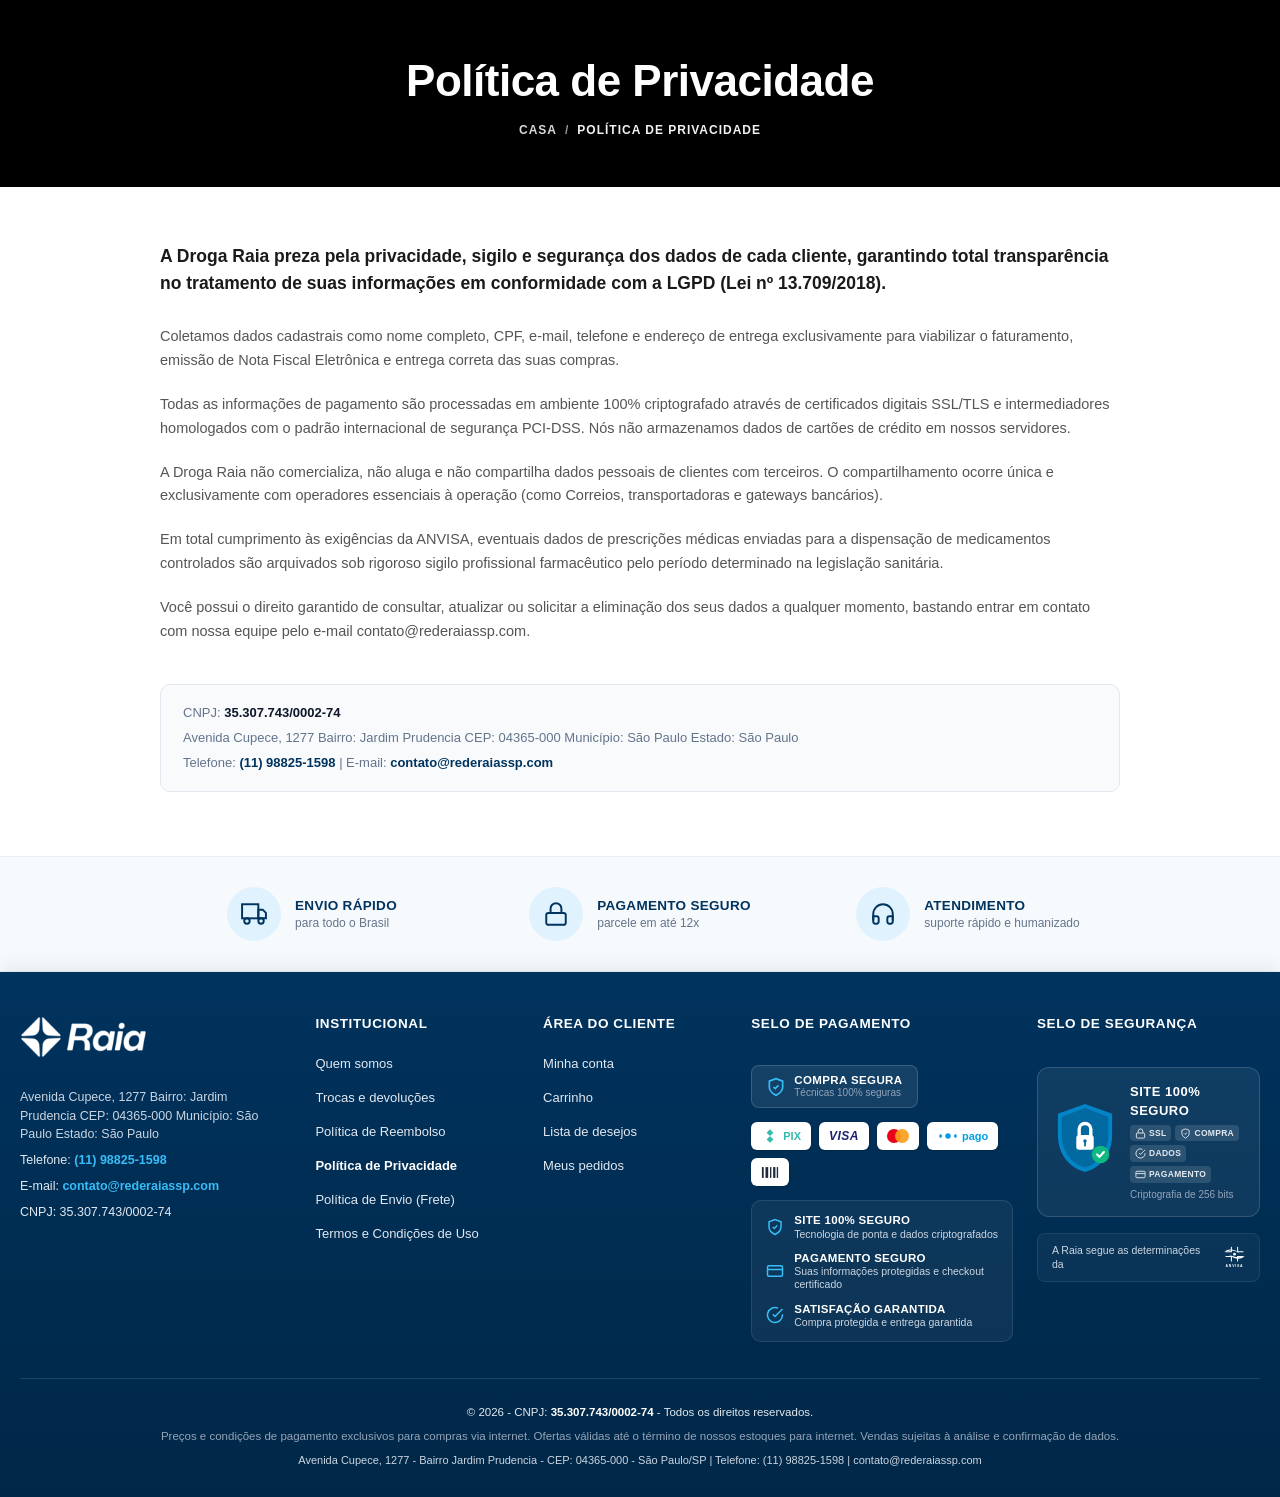
<file: politica-de-privacidade.html>
<!DOCTYPE html>
<html lang="pt-BR">
<head>
  <meta charset="UTF-8">
  <meta name="viewport" content="width=device-width, initial-scale=1.0">
  <title>Política de Privacidade - Droga Raia</title>
  <link rel="icon" type="image/png" href="assets/favicon.png">
  <link rel="shortcut icon" href="assets/favicon.ico">
  <link rel="stylesheet" href="css/styles.css">
</head>
<body class="inst-page">

  <!-- HEADER PRETO -->
  <header class="inst-header">
    <div class="inst-header__inner">
      <h1 class="inst-header__title">Política de Privacidade</h1>
      <nav class="inst-header__breadcrumb" aria-label="Navegação">
        <a href="index.html" class="inst-breadcrumb-link">CASA</a>
        <span class="inst-breadcrumb-sep">/</span>
        <span class="inst-breadcrumb-current">POLÍTICA DE PRIVACIDADE</span>
      </nav>
    </div>
  </header>

  <!-- CONTEÚDO INSTITUCIONAL -->
  <main class="inst-body">
    <div class="inst-container">
      <p class="inst-lead">
        A Droga Raia preza pela privacidade, sigilo e segurança dos dados de cada cliente, garantindo total transparência no tratamento de suas informações em conformidade com a LGPD (Lei nº 13.709/2018).
      </p>

      <div class="inst-paragraphs">
        <p class="inst-paragraph">
          Coletamos dados cadastrais como nome completo, CPF, e-mail, telefone e endereço de entrega exclusivamente para viabilizar o faturamento, emissão de Nota Fiscal Eletrônica e entrega correta das suas compras.
        </p>
        <p class="inst-paragraph">
          Todas as informações de pagamento são processadas em ambiente 100% criptografado através de certificados digitais SSL/TLS e intermediadores homologados com o padrão internacional de segurança PCI-DSS. Nós não armazenamos dados de cartões de crédito em nossos servidores.
        </p>
        <p class="inst-paragraph">
          A Droga Raia não comercializa, não aluga e não compartilha dados pessoais de clientes com terceiros. O compartilhamento ocorre única e exclusivamente com operadores essenciais à operação (como Correios, transportadoras e gateways bancários).
        </p>
        <p class="inst-paragraph">
          Em total cumprimento às exigências da ANVISA, eventuais dados de prescrições médicas enviadas para a dispensação de medicamentos controlados são arquivados sob rigoroso sigilo profissional farmacêutico pelo período determinado na legislação sanitária.
        </p>
        <p class="inst-paragraph">
          Você possui o direito garantido de consultar, atualizar ou solicitar a eliminação dos seus dados a qualquer momento, bastando entrar em contato com nossa equipe pelo e-mail contato@rederaiassp.com.
        </p>
      </div>

      <div class="inst-company-box">
        <p>CNPJ: <span class="inst-cnpj-text">35.307.743/0002-74</span></p>
        <p>Avenida Cupece, 1277 Bairro: Jardim Prudencia CEP: 04365-000 Município: São Paulo Estado: São Paulo</p>
        <p>Telefone: <a href="tel:11988251598">(11) 98825-1598</a> | E-mail: <a href="mailto:contato@rederaiassp.com">contato@rederaiassp.com</a></p>
      </div>
    </div>
  </main>

  <!-- FAIXA DE BENEFÍCIOS -->
  <section class="inst-benefits" aria-label="Benefícios Droga Raia">
    <div class="inst-benefits__inner">
      <div class="inst-benefit-card">
        <div class="inst-benefit-icon-wrap">
          <svg width="26" height="26" viewBox="0 0 24 24" fill="none" stroke="currentColor" stroke-width="1.8"><rect x="1" y="3" width="15" height="13"></rect><polygon points="16 8 20 8 23 11 23 16 16 16 16 8"></polygon><circle cx="5.5" cy="18.5" r="2.5"></circle><circle cx="18.5" cy="18.5" r="2.5"></circle></svg>
        </div>
        <div class="inst-benefit-text">
          <strong class="inst-benefit-title">ENVIO RÁPIDO</strong>
          <span class="inst-benefit-sub">para todo o Brasil</span>
        </div>
      </div>

      <div class="inst-benefit-card">
        <div class="inst-benefit-icon-wrap">
          <svg width="26" height="26" viewBox="0 0 24 24" fill="none" stroke="currentColor" stroke-width="1.8"><rect x="3" y="11" width="18" height="11" rx="2" ry="2"></rect><path d="M7 11V7a5 5 0 0 1 10 0v4"></path></svg>
        </div>
        <div class="inst-benefit-text">
          <strong class="inst-benefit-title">PAGAMENTO SEGURO</strong>
          <span class="inst-benefit-sub">parcele em até 12x</span>
        </div>
      </div>

      <div class="inst-benefit-card">
        <div class="inst-benefit-icon-wrap">
          <svg width="26" height="26" viewBox="0 0 24 24" fill="none" stroke="currentColor" stroke-width="1.8"><path d="M3 18v-6a9 9 0 0 1 18 0v6"></path><path d="M21 19a2 2 0 0 1-2 2h-1a2 2 0 0 1-2-2v-3a2 2 0 0 1 2-2h3zM3 19a2 2 0 0 0 2 2h1a2 2 0 0 0 2-2v-3a2 2 0 0 0-2-2H3z"></path></svg>
        </div>
        <div class="inst-benefit-text">
          <strong class="inst-benefit-title">ATENDIMENTO</strong>
          <span class="inst-benefit-sub">suporte rápido e humanizado</span>
        </div>
      </div>
    </div>
  </section>

  <!-- RODAPÉ OFICIAL DROGA RAIA -->
  <footer class="portal-footer" id="portal-official-footer">
    <div class="portal-footer__inner">
      <div class="portal-footer__grid">
        
        <!-- COLUNA 1 -->
        <div class="portal-col portal-col--brand">
          <a href="https://rederaiasp.com.br" class="portal-brand" title="Droga Raia">
            <img src="assets/raia-logo.png" alt="Droga Raia" class="portal-logo-raia" />
          </a>
          <div class="portal-contact-info">
            <p class="portal-address">
              Avenida Cupece, 1277 Bairro: Jardim Prudencia CEP: 04365-000 Município: São Paulo Estado: São Paulo
            </p>
            <p class="portal-phone">Telefone: <a href="tel:11988251598">(11) 98825-1598</a></p>
            <p class="portal-email">E-mail: <a href="mailto:contato@rederaiassp.com">contato@rederaiassp.com</a></p>
            <p class="portal-cnpj">CNPJ: 35.307.743/0002-74</p>
          </div>
        </div>

        <!-- COLUNA 2 -->
        <div class="portal-col">
          <h4 class="portal-col__title">INSTITUCIONAL</h4>
          <ul class="portal-col__links">
            <li><a href="quem-somos.html" class="portal-link-btn">Quem somos</a></li>
            <li><a href="trocas-e-devolucoes.html" class="portal-link-btn">Trocas e devoluções</a></li>
            <li><a href="politica-de-reembolso.html" class="portal-link-btn">Política de Reembolso</a></li>
            <li><a href="politica-de-privacidade.html" class="portal-link-btn portal-link-btn--highlight">Política de Privacidade</a></li>
            <li><a href="politica-de-envio.html" class="portal-link-btn">Política de Envio (Frete)</a></li>
            <li><a href="termos-e-condicoes.html" class="portal-link-btn">Termos e Condições de Uso</a></li>
          </ul>
        </div>

        <!-- COLUNA 3 -->
        <div class="portal-col">
          <h4 class="portal-col__title">ÁREA DO CLIENTE</h4>
          <ul class="portal-col__links">
            <li><a href="minha-conta.html" class="portal-link-btn">Minha conta</a></li>
            <li><a href="carrinho.html" class="portal-link-btn">Carrinho</a></li>
            <li><a href="lista-de-desejos.html" class="portal-link-btn">Lista de desejos</a></li>
            <li><a href="meus-pedidos.html" class="portal-link-btn">Meus pedidos</a></li>
          </ul>
        </div>

        <!-- COLUNA 4 -->
        <div class="portal-col portal-col--payments">
          <h4 class="portal-col__title">SELO DE PAGAMENTO</h4>
          <div class="portal-security-badge-pill">
            <svg width="20" height="20" viewBox="0 0 24 24" fill="none" stroke="currentColor" stroke-width="2" class="portal-shield-icon"><path d="M12 22s8-4 8-10V5l-8-3-8 3v7c0 6 8 10 8 10z"></path><path d="m9 12 2 2 4-4"></path></svg>
            <div class="portal-security-badge-text">
              <strong>COMPRA SEGURA</strong>
              <span>Técnicas 100% seguras</span>
            </div>
          </div>

          <div class="portal-payment-methods">
            <div class="portal-pay-pill" title="Pix"><svg width="18" height="18" viewBox="0 0 24 24" fill="none"><path d="M16.5 7.5L12 3L7.5 7.5L12 12L16.5 7.5ZM7.5 16.5L12 21L16.5 16.5L12 12L7.5 16.5Z" fill="#32BCAD"/></svg><span class="portal-pay-label">pix</span></div>
            <div class="portal-pay-pill" title="VISA"><span class="portal-visa-text">VISA</span></div>
            <div class="portal-pay-pill" title="MasterCard"><div class="portal-mc-circles"><span class="portal-mc-red"></span><span class="portal-mc-orange"></span></div></div>
            <div class="portal-pay-pill" title="Mercado Pago"><svg width="22" height="14" viewBox="0 0 28 16" fill="none"><path d="M4 11C2.5 9 2.5 7 4 5L7 8L4 11Z" fill="#009ee3"/><path d="M24 11C25.5 9 25.5 7 24 5L21 8L24 11Z" fill="#009ee3"/><circle cx="14" cy="8" r="3.5" fill="#009ee3"/></svg><span class="portal-mp-text">pago</span></div>
            <div class="portal-pay-pill" title="Boleto"><svg width="18" height="13" viewBox="0 0 20 14" fill="none"><rect x="1" y="1" width="2" height="12" fill="#1e293b"/><rect x="5" y="1" width="3" height="12" fill="#1e293b"/><rect x="10" y="1" width="1.5" height="12" fill="#1e293b"/><rect x="13.5" y="1" width="2.5" height="12" fill="#1e293b"/><rect x="17.5" y="1" width="1.5" height="12" fill="#1e293b"/></svg></div>
          </div>

          <div class="portal-guarantees-card">
            <div class="portal-guarantee-row">
              <svg width="18" height="18" viewBox="0 0 24 24" fill="none" stroke="currentColor" stroke-width="2" class="portal-icon-cyan"><path d="M12 22s8-4 8-10V5l-8-3-8 3v7c0 6 8 10 8 10z"></path><path d="m9 12 2 2 4-4"></path></svg>
              <div><strong>SITE 100% SEGURO</strong><span>Tecnologia de ponta e dados criptografados</span></div>
            </div>
            <div class="portal-guarantee-row">
              <svg width="18" height="18" viewBox="0 0 24 24" fill="none" stroke="currentColor" stroke-width="2" class="portal-icon-cyan"><rect x="2" y="5" width="20" height="14" rx="2"></rect><line x1="2" y1="10" x2="22" y2="10"></line></svg>
              <div><strong>PAGAMENTO SEGURO</strong><span>Suas informações protegidas e checkout certificado</span></div>
            </div>
            <div class="portal-guarantee-row">
              <svg width="18" height="18" viewBox="0 0 24 24" fill="none" stroke="currentColor" stroke-width="2" class="portal-icon-cyan"><path d="M22 11.08V12a10 10 0 1 1-5.93-9.14"></path><polyline points="22 4 12 14.01 9 11.01"></polyline></svg>
              <div><strong>SATISFAÇÃO GARANTIDA</strong><span>Compra protegida e entrega garantida</span></div>
            </div>
          </div>
        </div>

        <!-- COLUNA 5 -->
        <div class="portal-col portal-col--security">
          <h4 class="portal-col__title">SELO DE SEGURANÇA</h4>
          <div class="portal-security-box">
            <div class="portal-security-box__shield">
              <svg width="62" height="72" viewBox="0 0 64 74" fill="none">
                <path d="M32 2L4 12V34C4 54 16 68 32 72C48 68 60 54 60 34V12L32 2Z" fill="#0284c7" />
                <path d="M32 6L8 15V34C8 51.5 18.5 64 32 67.5C45.5 64 56 51.5 56 34V15L32 6Z" fill="#0369a1" />
                <rect x="23" y="34" width="18" height="15" rx="3" fill="#ffffff" />
                <path d="M26 34V28C26 24.6863 28.6863 22 32 22C35.3137 22 38 24.6863 38 28V34" stroke="#ffffff" stroke-width="3.5" stroke-linecap="round" />
                <circle cx="32" cy="40" r="1.8" fill="#0369a1" />
                <path d="M32 41.5V45" stroke="#0369a1" stroke-width="1.8" stroke-linecap="round" />
                <circle cx="48" cy="54" r="9" fill="#10b981" />
                <path d="M44.5 54L47 56.5L51.5 51.5" stroke="#ffffff" stroke-width="2.2" stroke-linecap="round" stroke-linejoin="round" />
              </svg>
            </div>
            <div class="portal-security-box__text">
              <strong class="portal-security-box__headline">SITE 100% SEGURO</strong>
              <div class="portal-security-box__badges">
                <span class="portal-micro-badge"><svg width="11" height="11" viewBox="0 0 24 24" fill="none" stroke="currentColor" stroke-width="2"><rect x="3" y="11" width="18" height="11" rx="2" ry="2"></rect><path d="M7 11V7a5 5 0 0 1 10 0v4"></path></svg> SSL</span>
                <span class="portal-micro-badge"><svg width="11" height="11" viewBox="0 0 24 24" fill="none" stroke="currentColor" stroke-width="2"><path d="M12 22s8-4 8-10V5l-8-3-8 3v7c0 6 8 10 8 10z"></path><path d="m9 12 2 2 4-4"></path></svg> COMPRA</span>
                <span class="portal-micro-badge"><svg width="11" height="11" viewBox="0 0 24 24" fill="none" stroke="currentColor" stroke-width="2"><path d="M22 11.08V12a10 10 0 1 1-5.93-9.14"></path><polyline points="22 4 12 14.01 9 11.01"></polyline></svg> DADOS</span>
                <span class="portal-micro-badge"><svg width="11" height="11" viewBox="0 0 24 24" fill="none" stroke="currentColor" stroke-width="2"><rect x="2" y="5" width="20" height="14" rx="2"></rect><line x1="2" y1="10" x2="22" y2="10"></line></svg> PAGAMENTO</span>
              </div>
              <span class="portal-security-verified">Criptografia de 256 bits</span>
            </div>
          </div>

          <div class="portal-anvisa-badge">
            <span class="portal-anvisa-text">A Raia segue as determinações da</span>
            <img src="assets/anvisa-logo.svg" alt="ANVISA" class="portal-anvisa-logo" />
          </div>
        </div>

      </div>

      <!-- COPYRIGHT -->
      <div class="portal-footer__bottom">
        <div class="portal-footer__copyright">
          <p class="portal-copyright-main">&copy; 2026 - CNPJ: <strong>35.307.743/0002-74</strong> - Todos os direitos reservados.</p>
          <p class="portal-copyright-sub">Preços e condições de pagamento exclusivos para compras via internet. Ofertas válidas até o término de nossos estoques para internet. Vendas sujeitas à análise e confirmação de dados.</p>
          <p class="portal-copyright-address">Avenida Cupece, 1277 - Bairro Jardim Prudencia - CEP: 04365-000 - São Paulo/SP | Telefone: (11) 98825-1598 | contato@rederaiassp.com</p>
        </div>
      </div>
    </div>
  </footer>

  <script src="js/pages.js" defer></script>
</body>
</html>
</file>
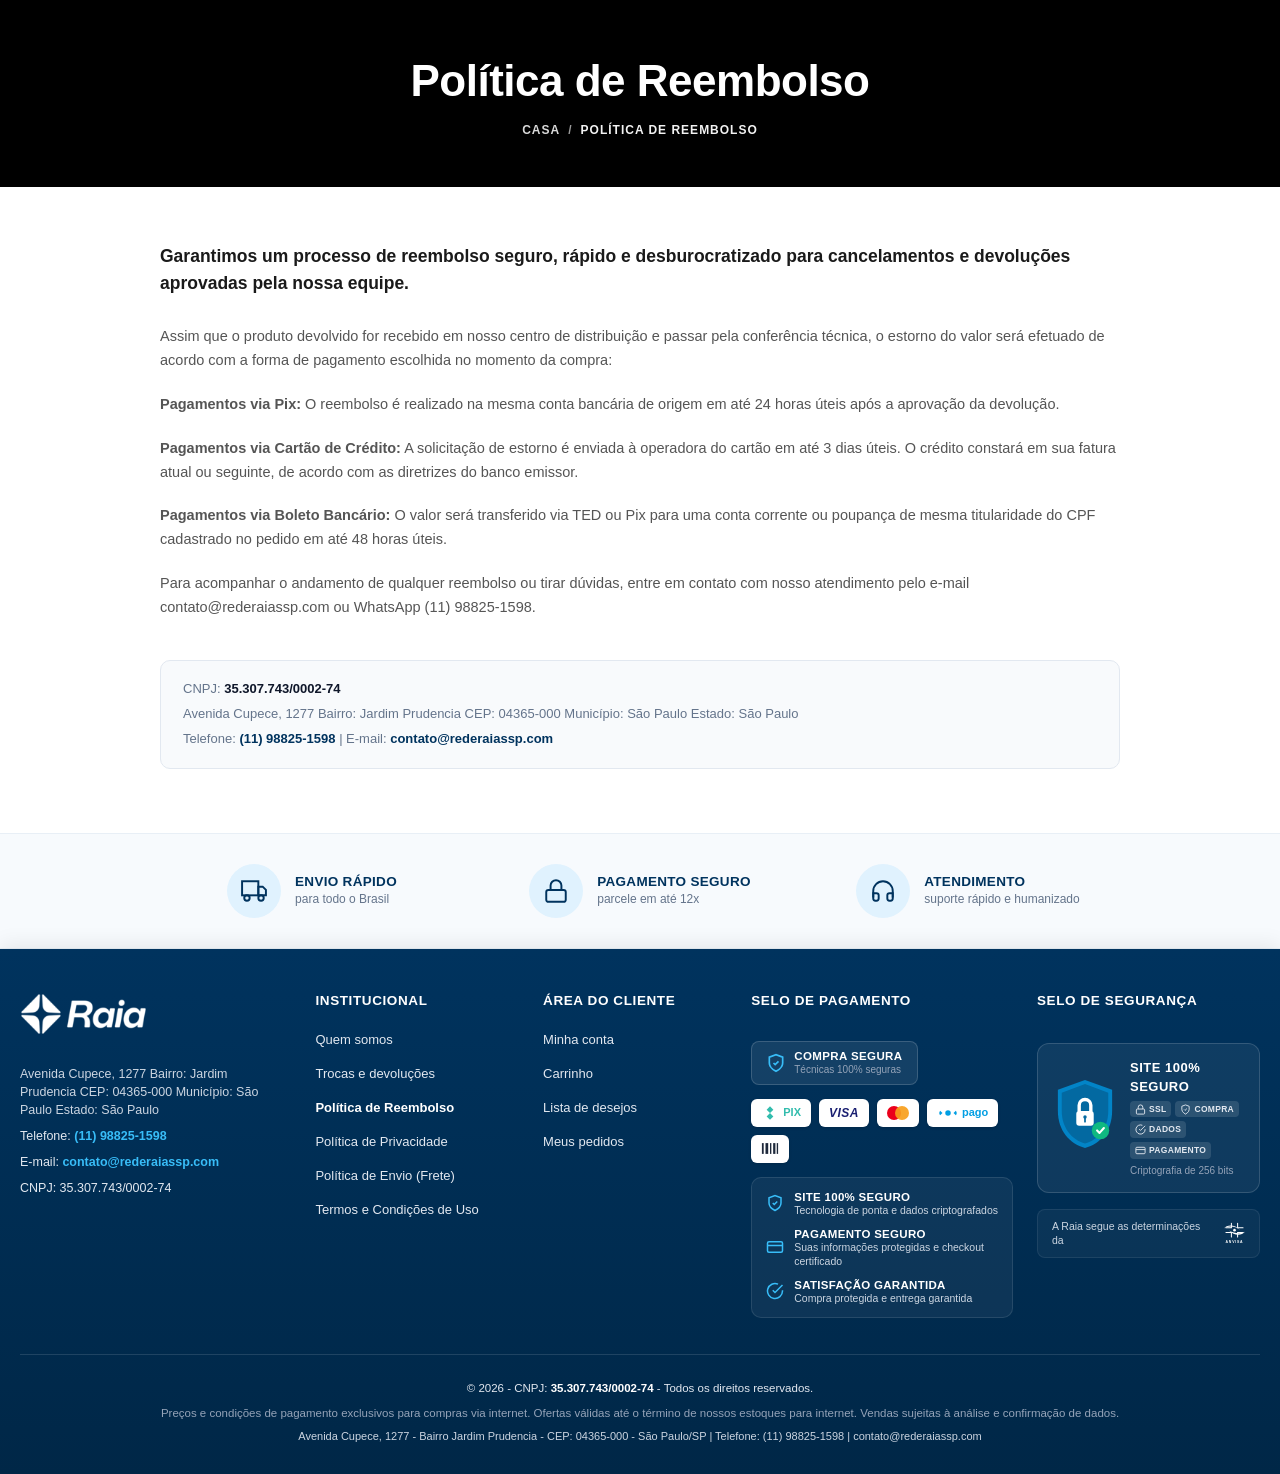
<file: politica-de-reembolso.html>
<!DOCTYPE html>
<html lang="pt-BR">
<head>
  <meta charset="UTF-8">
  <meta name="viewport" content="width=device-width, initial-scale=1.0">
  <title>Política de Reembolso - Droga Raia</title>
  <link rel="icon" type="image/png" href="assets/favicon.png">
  <link rel="shortcut icon" href="assets/favicon.ico">
  <link rel="stylesheet" href="css/styles.css">
</head>
<body class="inst-page">

  <!-- HEADER PRETO -->
  <header class="inst-header">
    <div class="inst-header__inner">
      <h1 class="inst-header__title">Política de Reembolso</h1>
      <nav class="inst-header__breadcrumb" aria-label="Navegação">
        <a href="index.html" class="inst-breadcrumb-link">CASA</a>
        <span class="inst-breadcrumb-sep">/</span>
        <span class="inst-breadcrumb-current">POLÍTICA DE REEMBOLSO</span>
      </nav>
    </div>
  </header>

  <!-- CONTEÚDO INSTITUCIONAL -->
  <main class="inst-body">
    <div class="inst-container">
      <p class="inst-lead">
        Garantimos um processo de reembolso seguro, rápido e desburocratizado para cancelamentos e devoluções aprovadas pela nossa equipe.
      </p>

      <div class="inst-paragraphs">
        <p class="inst-paragraph">
          Assim que o produto devolvido for recebido em nosso centro de distribuição e passar pela conferência técnica, o estorno do valor será efetuado de acordo com a forma de pagamento escolhida no momento da compra:
        </p>
        <p class="inst-paragraph">
          <strong>Pagamentos via Pix:</strong> O reembolso é realizado na mesma conta bancária de origem em até 24 horas úteis após a aprovação da devolução.
        </p>
        <p class="inst-paragraph">
          <strong>Pagamentos via Cartão de Crédito:</strong> A solicitação de estorno é enviada à operadora do cartão em até 3 dias úteis. O crédito constará em sua fatura atual ou seguinte, de acordo com as diretrizes do banco emissor.
        </p>
        <p class="inst-paragraph">
          <strong>Pagamentos via Boleto Bancário:</strong> O valor será transferido via TED ou Pix para uma conta corrente ou poupança de mesma titularidade do CPF cadastrado no pedido em até 48 horas úteis.
        </p>
        <p class="inst-paragraph">
          Para acompanhar o andamento de qualquer reembolso ou tirar dúvidas, entre em contato com nosso atendimento pelo e-mail contato@rederaiassp.com ou WhatsApp (11) 98825-1598.
        </p>
      </div>

      <div class="inst-company-box">
        <p>CNPJ: <span class="inst-cnpj-text">35.307.743/0002-74</span></p>
        <p>Avenida Cupece, 1277 Bairro: Jardim Prudencia CEP: 04365-000 Município: São Paulo Estado: São Paulo</p>
        <p>Telefone: <a href="tel:11988251598">(11) 98825-1598</a> | E-mail: <a href="mailto:contato@rederaiassp.com">contato@rederaiassp.com</a></p>
      </div>
    </div>
  </main>

  <!-- FAIXA DE BENEFÍCIOS -->
  <section class="inst-benefits" aria-label="Benefícios Droga Raia">
    <div class="inst-benefits__inner">
      <div class="inst-benefit-card">
        <div class="inst-benefit-icon-wrap">
          <svg width="26" height="26" viewBox="0 0 24 24" fill="none" stroke="currentColor" stroke-width="1.8"><rect x="1" y="3" width="15" height="13"></rect><polygon points="16 8 20 8 23 11 23 16 16 16 16 8"></polygon><circle cx="5.5" cy="18.5" r="2.5"></circle><circle cx="18.5" cy="18.5" r="2.5"></circle></svg>
        </div>
        <div class="inst-benefit-text">
          <strong class="inst-benefit-title">ENVIO RÁPIDO</strong>
          <span class="inst-benefit-sub">para todo o Brasil</span>
        </div>
      </div>

      <div class="inst-benefit-card">
        <div class="inst-benefit-icon-wrap">
          <svg width="26" height="26" viewBox="0 0 24 24" fill="none" stroke="currentColor" stroke-width="1.8"><rect x="3" y="11" width="18" height="11" rx="2" ry="2"></rect><path d="M7 11V7a5 5 0 0 1 10 0v4"></path></svg>
        </div>
        <div class="inst-benefit-text">
          <strong class="inst-benefit-title">PAGAMENTO SEGURO</strong>
          <span class="inst-benefit-sub">parcele em até 12x</span>
        </div>
      </div>

      <div class="inst-benefit-card">
        <div class="inst-benefit-icon-wrap">
          <svg width="26" height="26" viewBox="0 0 24 24" fill="none" stroke="currentColor" stroke-width="1.8"><path d="M3 18v-6a9 9 0 0 1 18 0v6"></path><path d="M21 19a2 2 0 0 1-2 2h-1a2 2 0 0 1-2-2v-3a2 2 0 0 1 2-2h3zM3 19a2 2 0 0 0 2 2h1a2 2 0 0 0 2-2v-3a2 2 0 0 0-2-2H3z"></path></svg>
        </div>
        <div class="inst-benefit-text">
          <strong class="inst-benefit-title">ATENDIMENTO</strong>
          <span class="inst-benefit-sub">suporte rápido e humanizado</span>
        </div>
      </div>
    </div>
  </section>

  <!-- RODAPÉ OFICIAL DROGA RAIA -->
  <footer class="portal-footer" id="portal-official-footer">
    <div class="portal-footer__inner">
      <div class="portal-footer__grid">
        
        <!-- COLUNA 1 -->
        <div class="portal-col portal-col--brand">
          <a href="https://rederaiasp.com.br" class="portal-brand" title="Droga Raia">
            <img src="assets/raia-logo.png" alt="Droga Raia" class="portal-logo-raia" />
          </a>
          <div class="portal-contact-info">
            <p class="portal-address">
              Avenida Cupece, 1277 Bairro: Jardim Prudencia CEP: 04365-000 Município: São Paulo Estado: São Paulo
            </p>
            <p class="portal-phone">Telefone: <a href="tel:11988251598">(11) 98825-1598</a></p>
            <p class="portal-email">E-mail: <a href="mailto:contato@rederaiassp.com">contato@rederaiassp.com</a></p>
            <p class="portal-cnpj">CNPJ: 35.307.743/0002-74</p>
          </div>
        </div>

        <!-- COLUNA 2 -->
        <div class="portal-col">
          <h4 class="portal-col__title">INSTITUCIONAL</h4>
          <ul class="portal-col__links">
            <li><a href="quem-somos.html" class="portal-link-btn">Quem somos</a></li>
            <li><a href="trocas-e-devolucoes.html" class="portal-link-btn">Trocas e devoluções</a></li>
            <li><a href="politica-de-reembolso.html" class="portal-link-btn portal-link-btn--highlight">Política de Reembolso</a></li>
            <li><a href="politica-de-privacidade.html" class="portal-link-btn">Política de Privacidade</a></li>
            <li><a href="politica-de-envio.html" class="portal-link-btn">Política de Envio (Frete)</a></li>
            <li><a href="termos-e-condicoes.html" class="portal-link-btn">Termos e Condições de Uso</a></li>
          </ul>
        </div>

        <!-- COLUNA 3 -->
        <div class="portal-col">
          <h4 class="portal-col__title">ÁREA DO CLIENTE</h4>
          <ul class="portal-col__links">
            <li><a href="minha-conta.html" class="portal-link-btn">Minha conta</a></li>
            <li><a href="carrinho.html" class="portal-link-btn">Carrinho</a></li>
            <li><a href="lista-de-desejos.html" class="portal-link-btn">Lista de desejos</a></li>
            <li><a href="meus-pedidos.html" class="portal-link-btn">Meus pedidos</a></li>
          </ul>
        </div>

        <!-- COLUNA 4 -->
        <div class="portal-col portal-col--payments">
          <h4 class="portal-col__title">SELO DE PAGAMENTO</h4>
          <div class="portal-security-badge-pill">
            <svg width="20" height="20" viewBox="0 0 24 24" fill="none" stroke="currentColor" stroke-width="2" class="portal-shield-icon"><path d="M12 22s8-4 8-10V5l-8-3-8 3v7c0 6 8 10 8 10z"></path><path d="m9 12 2 2 4-4"></path></svg>
            <div class="portal-security-badge-text">
              <strong>COMPRA SEGURA</strong>
              <span>Técnicas 100% seguras</span>
            </div>
          </div>

          <div class="portal-payment-methods">
            <div class="portal-pay-pill" title="Pix"><svg width="18" height="18" viewBox="0 0 24 24" fill="none"><path d="M16.5 7.5L12 3L7.5 7.5L12 12L16.5 7.5ZM7.5 16.5L12 21L16.5 16.5L12 12L7.5 16.5Z" fill="#32BCAD"/></svg><span class="portal-pay-label">pix</span></div>
            <div class="portal-pay-pill" title="VISA"><span class="portal-visa-text">VISA</span></div>
            <div class="portal-pay-pill" title="MasterCard"><div class="portal-mc-circles"><span class="portal-mc-red"></span><span class="portal-mc-orange"></span></div></div>
            <div class="portal-pay-pill" title="Mercado Pago"><svg width="22" height="14" viewBox="0 0 28 16" fill="none"><path d="M4 11C2.5 9 2.5 7 4 5L7 8L4 11Z" fill="#009ee3"/><path d="M24 11C25.5 9 25.5 7 24 5L21 8L24 11Z" fill="#009ee3"/><circle cx="14" cy="8" r="3.5" fill="#009ee3"/></svg><span class="portal-mp-text">pago</span></div>
            <div class="portal-pay-pill" title="Boleto"><svg width="18" height="13" viewBox="0 0 20 14" fill="none"><rect x="1" y="1" width="2" height="12" fill="#1e293b"/><rect x="5" y="1" width="3" height="12" fill="#1e293b"/><rect x="10" y="1" width="1.5" height="12" fill="#1e293b"/><rect x="13.5" y="1" width="2.5" height="12" fill="#1e293b"/><rect x="17.5" y="1" width="1.5" height="12" fill="#1e293b"/></svg></div>
          </div>

          <div class="portal-guarantees-card">
            <div class="portal-guarantee-row">
              <svg width="18" height="18" viewBox="0 0 24 24" fill="none" stroke="currentColor" stroke-width="2" class="portal-icon-cyan"><path d="M12 22s8-4 8-10V5l-8-3-8 3v7c0 6 8 10 8 10z"></path><path d="m9 12 2 2 4-4"></path></svg>
              <div><strong>SITE 100% SEGURO</strong><span>Tecnologia de ponta e dados criptografados</span></div>
            </div>
            <div class="portal-guarantee-row">
              <svg width="18" height="18" viewBox="0 0 24 24" fill="none" stroke="currentColor" stroke-width="2" class="portal-icon-cyan"><rect x="2" y="5" width="20" height="14" rx="2"></rect><line x1="2" y1="10" x2="22" y2="10"></line></svg>
              <div><strong>PAGAMENTO SEGURO</strong><span>Suas informações protegidas e checkout certificado</span></div>
            </div>
            <div class="portal-guarantee-row">
              <svg width="18" height="18" viewBox="0 0 24 24" fill="none" stroke="currentColor" stroke-width="2" class="portal-icon-cyan"><path d="M22 11.08V12a10 10 0 1 1-5.93-9.14"></path><polyline points="22 4 12 14.01 9 11.01"></polyline></svg>
              <div><strong>SATISFAÇÃO GARANTIDA</strong><span>Compra protegida e entrega garantida</span></div>
            </div>
          </div>
        </div>

        <!-- COLUNA 5 -->
        <div class="portal-col portal-col--security">
          <h4 class="portal-col__title">SELO DE SEGURANÇA</h4>
          <div class="portal-security-box">
            <div class="portal-security-box__shield">
              <svg width="62" height="72" viewBox="0 0 64 74" fill="none">
                <path d="M32 2L4 12V34C4 54 16 68 32 72C48 68 60 54 60 34V12L32 2Z" fill="#0284c7" />
                <path d="M32 6L8 15V34C8 51.5 18.5 64 32 67.5C45.5 64 56 51.5 56 34V15L32 6Z" fill="#0369a1" />
                <rect x="23" y="34" width="18" height="15" rx="3" fill="#ffffff" />
                <path d="M26 34V28C26 24.6863 28.6863 22 32 22C35.3137 22 38 24.6863 38 28V34" stroke="#ffffff" stroke-width="3.5" stroke-linecap="round" />
                <circle cx="32" cy="40" r="1.8" fill="#0369a1" />
                <path d="M32 41.5V45" stroke="#0369a1" stroke-width="1.8" stroke-linecap="round" />
                <circle cx="48" cy="54" r="9" fill="#10b981" />
                <path d="M44.5 54L47 56.5L51.5 51.5" stroke="#ffffff" stroke-width="2.2" stroke-linecap="round" stroke-linejoin="round" />
              </svg>
            </div>
            <div class="portal-security-box__text">
              <strong class="portal-security-box__headline">SITE 100% SEGURO</strong>
              <div class="portal-security-box__badges">
                <span class="portal-micro-badge"><svg width="11" height="11" viewBox="0 0 24 24" fill="none" stroke="currentColor" stroke-width="2"><rect x="3" y="11" width="18" height="11" rx="2" ry="2"></rect><path d="M7 11V7a5 5 0 0 1 10 0v4"></path></svg> SSL</span>
                <span class="portal-micro-badge"><svg width="11" height="11" viewBox="0 0 24 24" fill="none" stroke="currentColor" stroke-width="2"><path d="M12 22s8-4 8-10V5l-8-3-8 3v7c0 6 8 10 8 10z"></path><path d="m9 12 2 2 4-4"></path></svg> COMPRA</span>
                <span class="portal-micro-badge"><svg width="11" height="11" viewBox="0 0 24 24" fill="none" stroke="currentColor" stroke-width="2"><path d="M22 11.08V12a10 10 0 1 1-5.93-9.14"></path><polyline points="22 4 12 14.01 9 11.01"></polyline></svg> DADOS</span>
                <span class="portal-micro-badge"><svg width="11" height="11" viewBox="0 0 24 24" fill="none" stroke="currentColor" stroke-width="2"><rect x="2" y="5" width="20" height="14" rx="2"></rect><line x1="2" y1="10" x2="22" y2="10"></line></svg> PAGAMENTO</span>
              </div>
              <span class="portal-security-verified">Criptografia de 256 bits</span>
            </div>
          </div>

          <div class="portal-anvisa-badge">
            <span class="portal-anvisa-text">A Raia segue as determinações da</span>
            <img src="assets/anvisa-logo.svg" alt="ANVISA" class="portal-anvisa-logo" />
          </div>
        </div>

      </div>

      <!-- COPYRIGHT -->
      <div class="portal-footer__bottom">
        <div class="portal-footer__copyright">
          <p class="portal-copyright-main">&copy; 2026 - CNPJ: <strong>35.307.743/0002-74</strong> - Todos os direitos reservados.</p>
          <p class="portal-copyright-sub">Preços e condições de pagamento exclusivos para compras via internet. Ofertas válidas até o término de nossos estoques para internet. Vendas sujeitas à análise e confirmação de dados.</p>
          <p class="portal-copyright-address">Avenida Cupece, 1277 - Bairro Jardim Prudencia - CEP: 04365-000 - São Paulo/SP | Telefone: (11) 98825-1598 | contato@rederaiassp.com</p>
        </div>
      </div>
    </div>
  </footer>

  <script src="js/pages.js" defer></script>
</body>
</html>
</file>
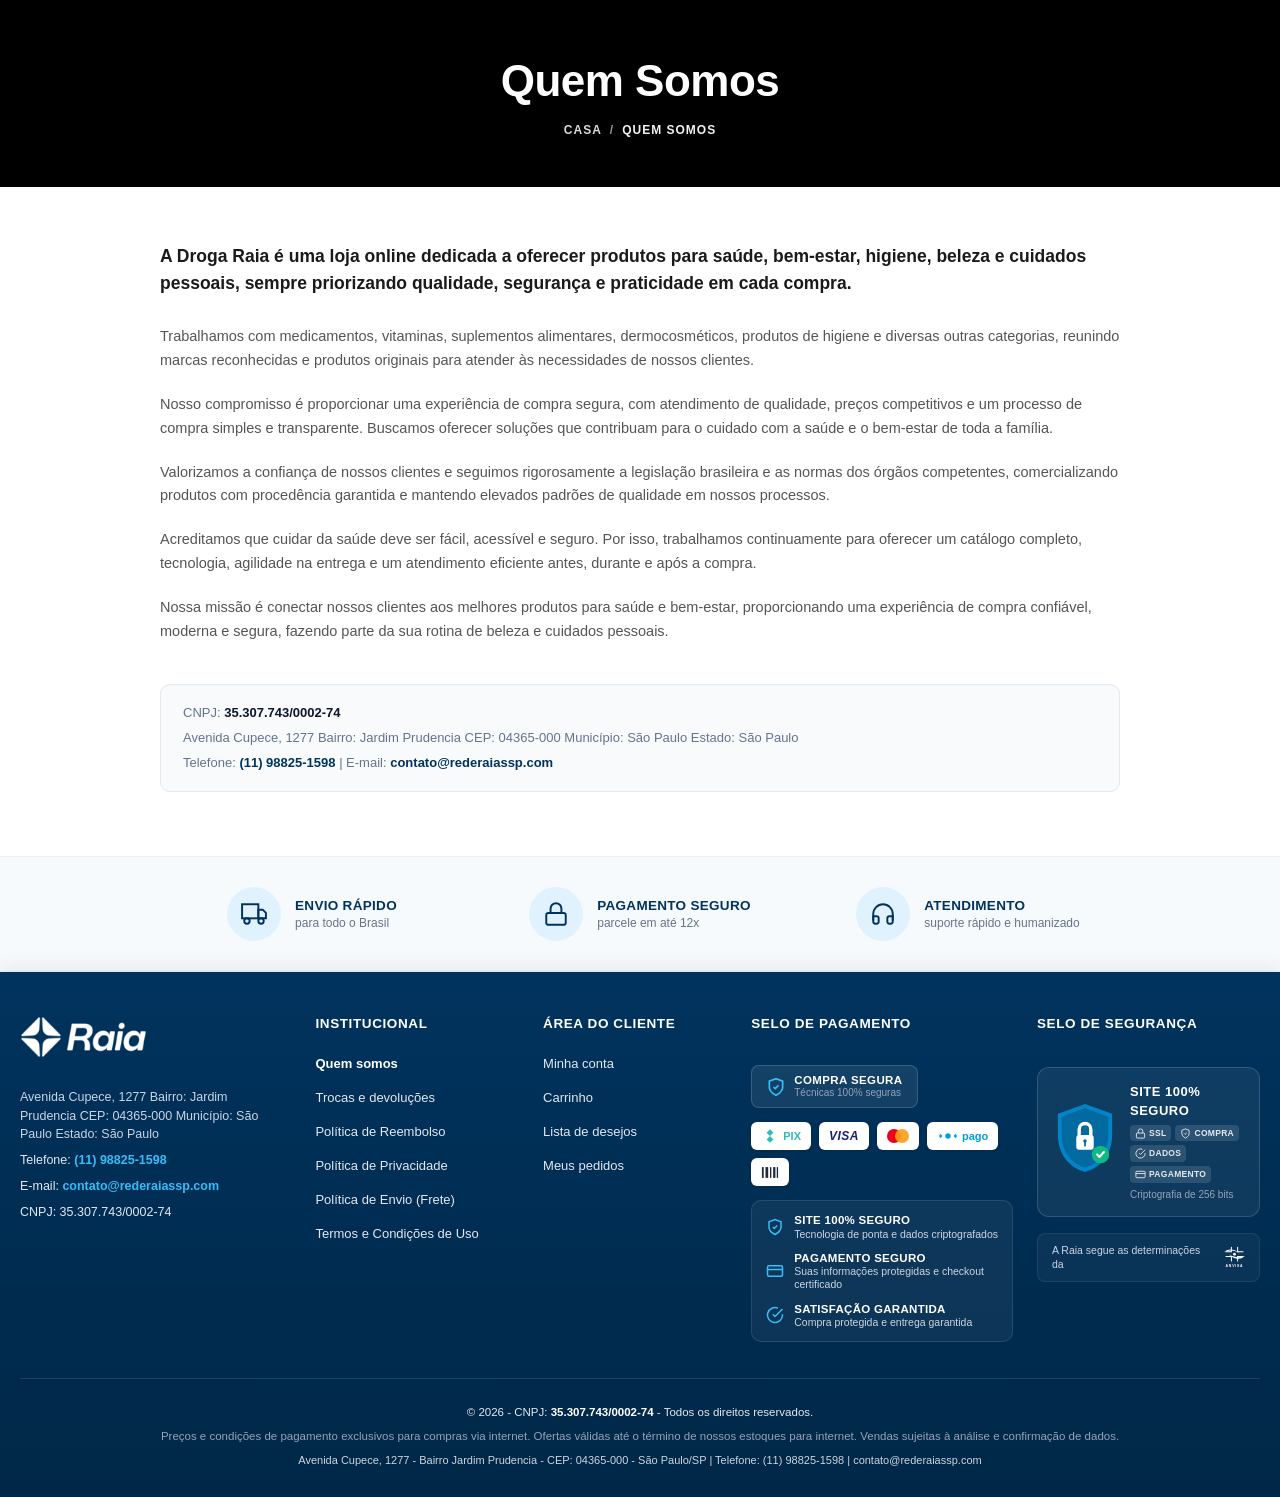
<file: quem-somos.html>
<!DOCTYPE html>
<html lang="pt-BR">
<head>
  <meta charset="UTF-8">
  <meta name="viewport" content="width=device-width, initial-scale=1.0">
  <title>Quem Somos - Droga Raia</title>
  <link rel="icon" type="image/png" href="assets/favicon.png">
  <link rel="shortcut icon" href="assets/favicon.ico">
  <link rel="stylesheet" href="css/styles.css">
</head>
<body class="inst-page">

  <!-- HEADER PRETO -->
  <header class="inst-header">
    <div class="inst-header__inner">
      <h1 class="inst-header__title">Quem Somos</h1>
      <nav class="inst-header__breadcrumb" aria-label="Navegação">
        <a href="index.html" class="inst-breadcrumb-link">CASA</a>
        <span class="inst-breadcrumb-sep">/</span>
        <span class="inst-breadcrumb-current">QUEM SOMOS</span>
      </nav>
    </div>
  </header>

  <!-- CONTEÚDO INSTITUCIONAL -->
  <main class="inst-body">
    <div class="inst-container">
      <p class="inst-lead">
        A Droga Raia é uma loja online dedicada a oferecer produtos para saúde, bem-estar, higiene, beleza e cuidados pessoais, sempre priorizando qualidade, segurança e praticidade em cada compra.
      </p>

      <div class="inst-paragraphs">
        <p class="inst-paragraph">
          Trabalhamos com medicamentos, vitaminas, suplementos alimentares, dermocosméticos, produtos de higiene e diversas outras categorias, reunindo marcas reconhecidas e produtos originais para atender às necessidades de nossos clientes.
        </p>
        <p class="inst-paragraph">
          Nosso compromisso é proporcionar uma experiência de compra segura, com atendimento de qualidade, preços competitivos e um processo de compra simples e transparente. Buscamos oferecer soluções que contribuam para o cuidado com a saúde e o bem-estar de toda a família.
        </p>
        <p class="inst-paragraph">
          Valorizamos a confiança de nossos clientes e seguimos rigorosamente a legislação brasileira e as normas dos órgãos competentes, comercializando produtos com procedência garantida e mantendo elevados padrões de qualidade em nossos processos.
        </p>
        <p class="inst-paragraph">
          Acreditamos que cuidar da saúde deve ser fácil, acessível e seguro. Por isso, trabalhamos continuamente para oferecer um catálogo completo, tecnologia, agilidade na entrega e um atendimento eficiente antes, durante e após a compra.
        </p>
        <p class="inst-paragraph">
          Nossa missão é conectar nossos clientes aos melhores produtos para saúde e bem-estar, proporcionando uma experiência de compra confiável, moderna e segura, fazendo parte da sua rotina de beleza e cuidados pessoais.
        </p>
      </div>

      <div class="inst-company-box">
        <p>CNPJ: <span class="inst-cnpj-text">35.307.743/0002-74</span></p>
        <p>Avenida Cupece, 1277 Bairro: Jardim Prudencia CEP: 04365-000 Município: São Paulo Estado: São Paulo</p>
        <p>Telefone: <a href="tel:11988251598">(11) 98825-1598</a> | E-mail: <a href="mailto:contato@rederaiassp.com">contato@rederaiassp.com</a></p>
      </div>
    </div>
  </main>

  <!-- FAIXA DE BENEFÍCIOS -->
  <section class="inst-benefits" aria-label="Benefícios Droga Raia">
    <div class="inst-benefits__inner">
      <div class="inst-benefit-card">
        <div class="inst-benefit-icon-wrap">
          <svg width="26" height="26" viewBox="0 0 24 24" fill="none" stroke="currentColor" stroke-width="1.8"><rect x="1" y="3" width="15" height="13"></rect><polygon points="16 8 20 8 23 11 23 16 16 16 16 8"></polygon><circle cx="5.5" cy="18.5" r="2.5"></circle><circle cx="18.5" cy="18.5" r="2.5"></circle></svg>
        </div>
        <div class="inst-benefit-text">
          <strong class="inst-benefit-title">ENVIO RÁPIDO</strong>
          <span class="inst-benefit-sub">para todo o Brasil</span>
        </div>
      </div>

      <div class="inst-benefit-card">
        <div class="inst-benefit-icon-wrap">
          <svg width="26" height="26" viewBox="0 0 24 24" fill="none" stroke="currentColor" stroke-width="1.8"><rect x="3" y="11" width="18" height="11" rx="2" ry="2"></rect><path d="M7 11V7a5 5 0 0 1 10 0v4"></path></svg>
        </div>
        <div class="inst-benefit-text">
          <strong class="inst-benefit-title">PAGAMENTO SEGURO</strong>
          <span class="inst-benefit-sub">parcele em até 12x</span>
        </div>
      </div>

      <div class="inst-benefit-card">
        <div class="inst-benefit-icon-wrap">
          <svg width="26" height="26" viewBox="0 0 24 24" fill="none" stroke="currentColor" stroke-width="1.8"><path d="M3 18v-6a9 9 0 0 1 18 0v6"></path><path d="M21 19a2 2 0 0 1-2 2h-1a2 2 0 0 1-2-2v-3a2 2 0 0 1 2-2h3zM3 19a2 2 0 0 0 2 2h1a2 2 0 0 0 2-2v-3a2 2 0 0 0-2-2H3z"></path></svg>
        </div>
        <div class="inst-benefit-text">
          <strong class="inst-benefit-title">ATENDIMENTO</strong>
          <span class="inst-benefit-sub">suporte rápido e humanizado</span>
        </div>
      </div>
    </div>
  </section>

  <!-- RODAPÉ OFICIAL DROGA RAIA -->
  <footer class="portal-footer" id="portal-official-footer">
    <div class="portal-footer__inner">
      <div class="portal-footer__grid">
        
        <!-- COLUNA 1 -->
        <div class="portal-col portal-col--brand">
          <a href="https://rederaiasp.com.br" class="portal-brand" title="Droga Raia">
            <img src="assets/raia-logo.png" alt="Droga Raia" class="portal-logo-raia" />
          </a>
          <div class="portal-contact-info">
            <p class="portal-address">
              Avenida Cupece, 1277 Bairro: Jardim Prudencia CEP: 04365-000 Município: São Paulo Estado: São Paulo
            </p>
            <p class="portal-phone">
              Telefone: <a href="tel:11988251598">(11) 98825-1598</a>
            </p>
            <p class="portal-email">
              E-mail: <a href="mailto:contato@rederaiassp.com">contato@rederaiassp.com</a>
            </p>
            <p class="portal-cnpj">CNPJ: 35.307.743/0002-74</p>
          </div>
        </div>

        <!-- COLUNA 2 -->
        <div class="portal-col">
          <h4 class="portal-col__title">INSTITUCIONAL</h4>
          <ul class="portal-col__links">
            <li><a href="quem-somos.html" class="portal-link-btn portal-link-btn--highlight">Quem somos</a></li>
            <li><a href="trocas-e-devolucoes.html" class="portal-link-btn">Trocas e devoluções</a></li>
            <li><a href="politica-de-reembolso.html" class="portal-link-btn">Política de Reembolso</a></li>
            <li><a href="politica-de-privacidade.html" class="portal-link-btn">Política de Privacidade</a></li>
            <li><a href="politica-de-envio.html" class="portal-link-btn">Política de Envio (Frete)</a></li>
            <li><a href="termos-e-condicoes.html" class="portal-link-btn">Termos e Condições de Uso</a></li>
          </ul>
        </div>

        <!-- COLUNA 3 -->
        <div class="portal-col">
          <h4 class="portal-col__title">ÁREA DO CLIENTE</h4>
          <ul class="portal-col__links">
            <li><a href="minha-conta.html" class="portal-link-btn">Minha conta</a></li>
            <li><a href="carrinho.html" class="portal-link-btn">Carrinho</a></li>
            <li><a href="lista-de-desejos.html" class="portal-link-btn">Lista de desejos</a></li>
            <li><a href="meus-pedidos.html" class="portal-link-btn">Meus pedidos</a></li>
          </ul>
        </div>

        <!-- COLUNA 4 -->
        <div class="portal-col portal-col--payments">
          <h4 class="portal-col__title">SELO DE PAGAMENTO</h4>
          <div class="portal-security-badge-pill">
            <svg width="20" height="20" viewBox="0 0 24 24" fill="none" stroke="currentColor" stroke-width="2" class="portal-shield-icon"><path d="M12 22s8-4 8-10V5l-8-3-8 3v7c0 6 8 10 8 10z"></path><path d="m9 12 2 2 4-4"></path></svg>
            <div class="portal-security-badge-text">
              <strong>COMPRA SEGURA</strong>
              <span>Técnicas 100% seguras</span>
            </div>
          </div>

          <div class="portal-payment-methods">
            <div class="portal-pay-pill" title="Pix"><svg width="18" height="18" viewBox="0 0 24 24" fill="none"><path d="M16.5 7.5L12 3L7.5 7.5L12 12L16.5 7.5ZM7.5 16.5L12 21L16.5 16.5L12 12L7.5 16.5Z" fill="#32BCAD"/></svg><span class="portal-pay-label">pix</span></div>
            <div class="portal-pay-pill" title="VISA"><span class="portal-visa-text">VISA</span></div>
            <div class="portal-pay-pill" title="MasterCard"><div class="portal-mc-circles"><span class="portal-mc-red"></span><span class="portal-mc-orange"></span></div></div>
            <div class="portal-pay-pill" title="Mercado Pago"><svg width="22" height="14" viewBox="0 0 28 16" fill="none"><path d="M4 11C2.5 9 2.5 7 4 5L7 8L4 11Z" fill="#009ee3"/><path d="M24 11C25.5 9 25.5 7 24 5L21 8L24 11Z" fill="#009ee3"/><circle cx="14" cy="8" r="3.5" fill="#009ee3"/></svg><span class="portal-mp-text">pago</span></div>
            <div class="portal-pay-pill" title="Boleto"><svg width="18" height="13" viewBox="0 0 20 14" fill="none"><rect x="1" y="1" width="2" height="12" fill="#1e293b"/><rect x="5" y="1" width="3" height="12" fill="#1e293b"/><rect x="10" y="1" width="1.5" height="12" fill="#1e293b"/><rect x="13.5" y="1" width="2.5" height="12" fill="#1e293b"/><rect x="17.5" y="1" width="1.5" height="12" fill="#1e293b"/></svg></div>
          </div>

          <div class="portal-guarantees-card">
            <div class="portal-guarantee-row">
              <svg width="18" height="18" viewBox="0 0 24 24" fill="none" stroke="currentColor" stroke-width="2" class="portal-icon-cyan"><path d="M12 22s8-4 8-10V5l-8-3-8 3v7c0 6 8 10 8 10z"></path><path d="m9 12 2 2 4-4"></path></svg>
              <div><strong>SITE 100% SEGURO</strong><span>Tecnologia de ponta e dados criptografados</span></div>
            </div>
            <div class="portal-guarantee-row">
              <svg width="18" height="18" viewBox="0 0 24 24" fill="none" stroke="currentColor" stroke-width="2" class="portal-icon-cyan"><rect x="2" y="5" width="20" height="14" rx="2"></rect><line x1="2" y1="10" x2="22" y2="10"></line></svg>
              <div><strong>PAGAMENTO SEGURO</strong><span>Suas informações protegidas e checkout certificado</span></div>
            </div>
            <div class="portal-guarantee-row">
              <svg width="18" height="18" viewBox="0 0 24 24" fill="none" stroke="currentColor" stroke-width="2" class="portal-icon-cyan"><path d="M22 11.08V12a10 10 0 1 1-5.93-9.14"></path><polyline points="22 4 12 14.01 9 11.01"></polyline></svg>
              <div><strong>SATISFAÇÃO GARANTIDA</strong><span>Compra protegida e entrega garantida</span></div>
            </div>
          </div>
        </div>

        <!-- COLUNA 5 -->
        <div class="portal-col portal-col--security">
          <h4 class="portal-col__title">SELO DE SEGURANÇA</h4>
          <div class="portal-security-box">
            <div class="portal-security-box__shield">
              <svg width="62" height="72" viewBox="0 0 64 74" fill="none">
                <path d="M32 2L4 12V34C4 54 16 68 32 72C48 68 60 54 60 34V12L32 2Z" fill="#0284c7" />
                <path d="M32 6L8 15V34C8 51.5 18.5 64 32 67.5C45.5 64 56 51.5 56 34V15L32 6Z" fill="#0369a1" />
                <rect x="23" y="34" width="18" height="15" rx="3" fill="#ffffff" />
                <path d="M26 34V28C26 24.6863 28.6863 22 32 22C35.3137 22 38 24.6863 38 28V34" stroke="#ffffff" stroke-width="3.5" stroke-linecap="round" />
                <circle cx="32" cy="40" r="1.8" fill="#0369a1" />
                <path d="M32 41.5V45" stroke="#0369a1" stroke-width="1.8" stroke-linecap="round" />
                <circle cx="48" cy="54" r="9" fill="#10b981" />
                <path d="M44.5 54L47 56.5L51.5 51.5" stroke="#ffffff" stroke-width="2.2" stroke-linecap="round" stroke-linejoin="round" />
              </svg>
            </div>
            <div class="portal-security-box__text">
              <strong class="portal-security-box__headline">SITE 100% SEGURO</strong>
              <div class="portal-security-box__badges">
                <span class="portal-micro-badge"><svg width="11" height="11" viewBox="0 0 24 24" fill="none" stroke="currentColor" stroke-width="2"><rect x="3" y="11" width="18" height="11" rx="2" ry="2"></rect><path d="M7 11V7a5 5 0 0 1 10 0v4"></path></svg> SSL</span>
                <span class="portal-micro-badge"><svg width="11" height="11" viewBox="0 0 24 24" fill="none" stroke="currentColor" stroke-width="2"><path d="M12 22s8-4 8-10V5l-8-3-8 3v7c0 6 8 10 8 10z"></path><path d="m9 12 2 2 4-4"></path></svg> COMPRA</span>
                <span class="portal-micro-badge"><svg width="11" height="11" viewBox="0 0 24 24" fill="none" stroke="currentColor" stroke-width="2"><path d="M22 11.08V12a10 10 0 1 1-5.93-9.14"></path><polyline points="22 4 12 14.01 9 11.01"></polyline></svg> DADOS</span>
                <span class="portal-micro-badge"><svg width="11" height="11" viewBox="0 0 24 24" fill="none" stroke="currentColor" stroke-width="2"><rect x="2" y="5" width="20" height="14" rx="2"></rect><line x1="2" y1="10" x2="22" y2="10"></line></svg> PAGAMENTO</span>
              </div>
              <span class="portal-security-verified">Criptografia de 256 bits</span>
            </div>
          </div>

          <div class="portal-anvisa-badge">
            <span class="portal-anvisa-text">A Raia segue as determinações da</span>
            <img src="assets/anvisa-logo.svg" alt="ANVISA" class="portal-anvisa-logo" />
          </div>
        </div>

      </div>

      <!-- COPYRIGHT -->
      <div class="portal-footer__bottom">
        <div class="portal-footer__copyright">
          <p class="portal-copyright-main">&copy; 2026 - CNPJ: <strong>35.307.743/0002-74</strong> - Todos os direitos reservados.</p>
          <p class="portal-copyright-sub">Preços e condições de pagamento exclusivos para compras via internet. Ofertas válidas até o término de nossos estoques para internet. Vendas sujeitas à análise e confirmação de dados.</p>
          <p class="portal-copyright-address">Avenida Cupece, 1277 - Bairro Jardim Prudencia - CEP: 04365-000 - São Paulo/SP | Telefone: (11) 98825-1598 | contato@rederaiassp.com</p>
        </div>
      </div>
    </div>
  </footer>

  <script src="js/pages.js" defer></script>
</body>
</html>
</file>
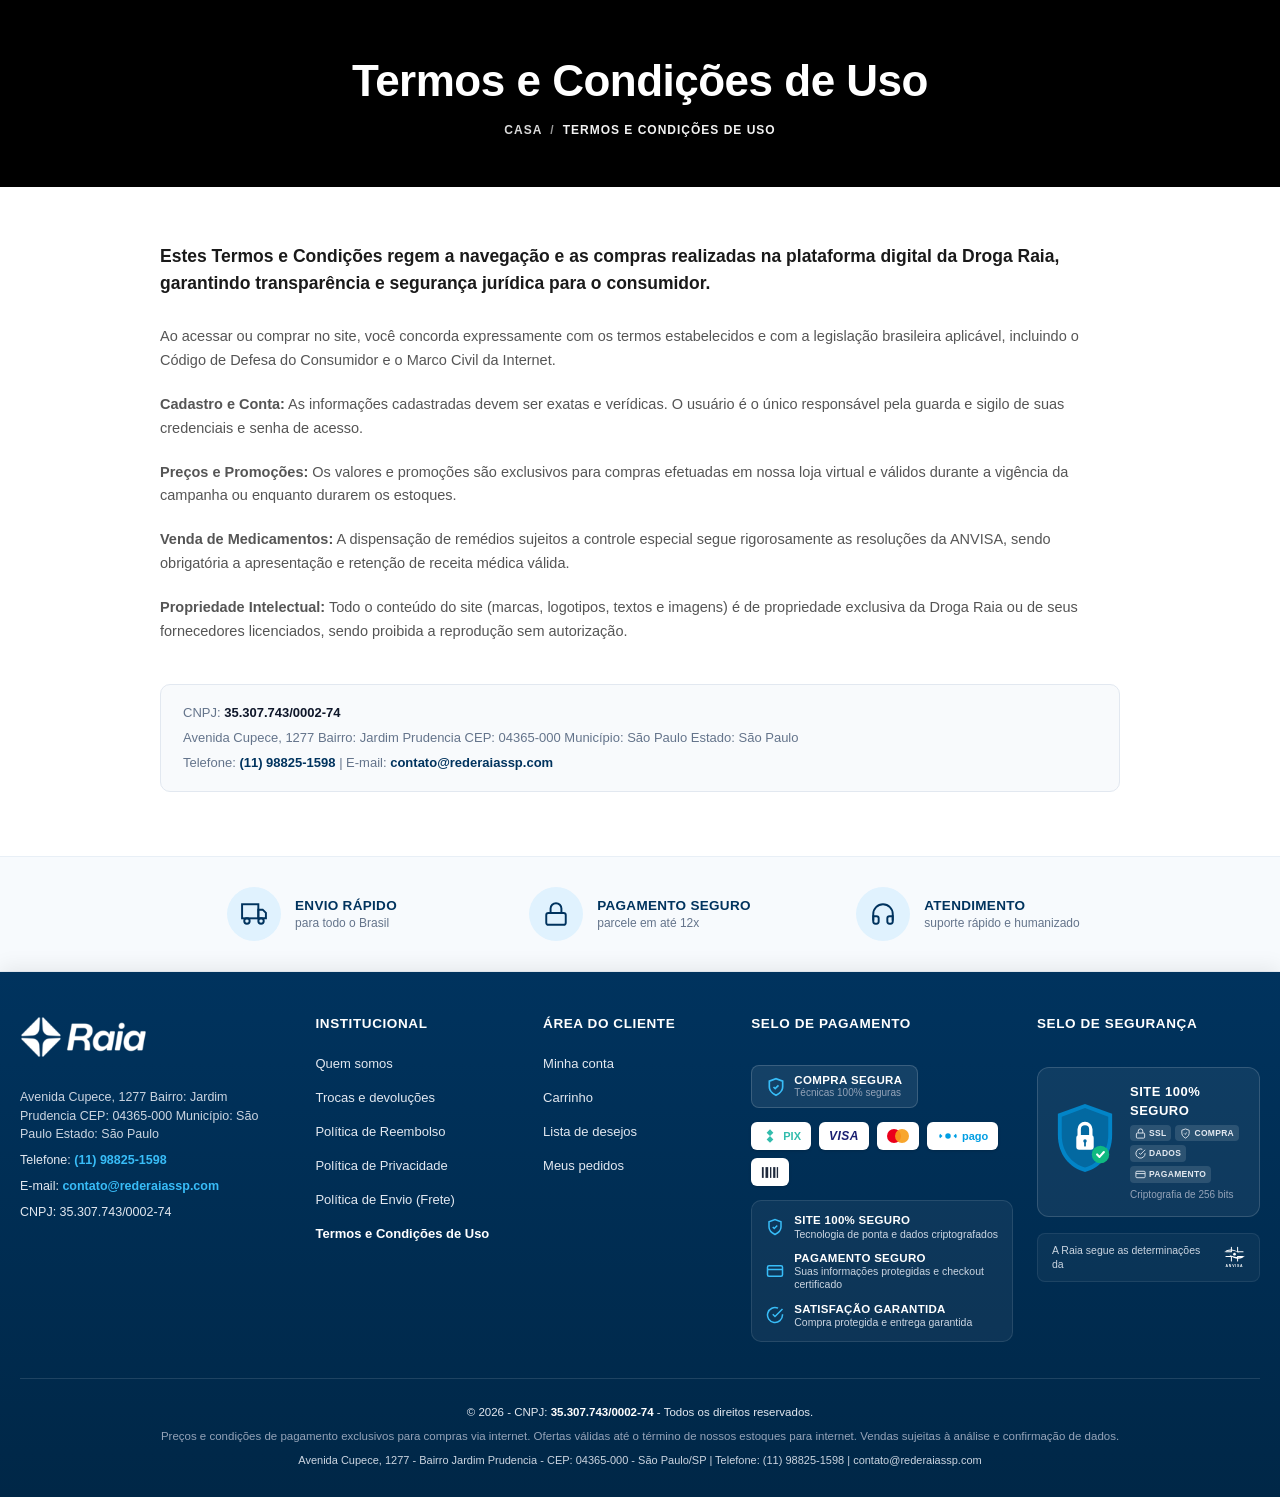
<file: termos-e-condicoes.html>
<!DOCTYPE html>
<html lang="pt-BR">
<head>
  <meta charset="UTF-8">
  <meta name="viewport" content="width=device-width, initial-scale=1.0">
  <title>Termos e Condições de Uso - Droga Raia</title>
  <link rel="icon" type="image/png" href="assets/favicon.png">
  <link rel="shortcut icon" href="assets/favicon.ico">
  <link rel="stylesheet" href="css/styles.css">
</head>
<body class="inst-page">

  <!-- HEADER PRETO -->
  <header class="inst-header">
    <div class="inst-header__inner">
      <h1 class="inst-header__title">Termos e Condições de Uso</h1>
      <nav class="inst-header__breadcrumb" aria-label="Navegação">
        <a href="index.html" class="inst-breadcrumb-link">CASA</a>
        <span class="inst-breadcrumb-sep">/</span>
        <span class="inst-breadcrumb-current">TERMOS E CONDIÇÕES DE USO</span>
      </nav>
    </div>
  </header>

  <!-- CONTEÚDO INSTITUCIONAL -->
  <main class="inst-body">
    <div class="inst-container">
      <p class="inst-lead">
        Estes Termos e Condições regem a navegação e as compras realizadas na plataforma digital da Droga Raia, garantindo transparência e segurança jurídica para o consumidor.
      </p>

      <div class="inst-paragraphs">
        <p class="inst-paragraph">
          Ao acessar ou comprar no site, você concorda expressamente com os termos estabelecidos e com a legislação brasileira aplicável, incluindo o Código de Defesa do Consumidor e o Marco Civil da Internet.
        </p>
        <p class="inst-paragraph">
          <strong>Cadastro e Conta:</strong> As informações cadastradas devem ser exatas e verídicas. O usuário é o único responsável pela guarda e sigilo de suas credenciais e senha de acesso.
        </p>
        <p class="inst-paragraph">
          <strong>Preços e Promoções:</strong> Os valores e promoções são exclusivos para compras efetuadas em nossa loja virtual e válidos durante a vigência da campanha ou enquanto durarem os estoques.
        </p>
        <p class="inst-paragraph">
          <strong>Venda de Medicamentos:</strong> A dispensação de remédios sujeitos a controle especial segue rigorosamente as resoluções da ANVISA, sendo obrigatória a apresentação e retenção de receita médica válida.
        </p>
        <p class="inst-paragraph">
          <strong>Propriedade Intelectual:</strong> Todo o conteúdo do site (marcas, logotipos, textos e imagens) é de propriedade exclusiva da Droga Raia ou de seus fornecedores licenciados, sendo proibida a reprodução sem autorização.
        </p>
      </div>

      <div class="inst-company-box">
        <p>CNPJ: <span class="inst-cnpj-text">35.307.743/0002-74</span></p>
        <p>Avenida Cupece, 1277 Bairro: Jardim Prudencia CEP: 04365-000 Município: São Paulo Estado: São Paulo</p>
        <p>Telefone: <a href="tel:11988251598">(11) 98825-1598</a> | E-mail: <a href="mailto:contato@rederaiassp.com">contato@rederaiassp.com</a></p>
      </div>
    </div>
  </main>

  <!-- FAIXA DE BENEFÍCIOS -->
  <section class="inst-benefits" aria-label="Benefícios Droga Raia">
    <div class="inst-benefits__inner">
      <div class="inst-benefit-card">
        <div class="inst-benefit-icon-wrap">
          <svg width="26" height="26" viewBox="0 0 24 24" fill="none" stroke="currentColor" stroke-width="1.8"><rect x="1" y="3" width="15" height="13"></rect><polygon points="16 8 20 8 23 11 23 16 16 16 16 8"></polygon><circle cx="5.5" cy="18.5" r="2.5"></circle><circle cx="18.5" cy="18.5" r="2.5"></circle></svg>
        </div>
        <div class="inst-benefit-text">
          <strong class="inst-benefit-title">ENVIO RÁPIDO</strong>
          <span class="inst-benefit-sub">para todo o Brasil</span>
        </div>
      </div>

      <div class="inst-benefit-card">
        <div class="inst-benefit-icon-wrap">
          <svg width="26" height="26" viewBox="0 0 24 24" fill="none" stroke="currentColor" stroke-width="1.8"><rect x="3" y="11" width="18" height="11" rx="2" ry="2"></rect><path d="M7 11V7a5 5 0 0 1 10 0v4"></path></svg>
        </div>
        <div class="inst-benefit-text">
          <strong class="inst-benefit-title">PAGAMENTO SEGURO</strong>
          <span class="inst-benefit-sub">parcele em até 12x</span>
        </div>
      </div>

      <div class="inst-benefit-card">
        <div class="inst-benefit-icon-wrap">
          <svg width="26" height="26" viewBox="0 0 24 24" fill="none" stroke="currentColor" stroke-width="1.8"><path d="M3 18v-6a9 9 0 0 1 18 0v6"></path><path d="M21 19a2 2 0 0 1-2 2h-1a2 2 0 0 1-2-2v-3a2 2 0 0 1 2-2h3zM3 19a2 2 0 0 0 2 2h1a2 2 0 0 0 2-2v-3a2 2 0 0 0-2-2H3z"></path></svg>
        </div>
        <div class="inst-benefit-text">
          <strong class="inst-benefit-title">ATENDIMENTO</strong>
          <span class="inst-benefit-sub">suporte rápido e humanizado</span>
        </div>
      </div>
    </div>
  </section>

  <!-- RODAPÉ OFICIAL DROGA RAIA -->
  <footer class="portal-footer" id="portal-official-footer">
    <div class="portal-footer__inner">
      <div class="portal-footer__grid">
        
        <!-- COLUNA 1 -->
        <div class="portal-col portal-col--brand">
          <a href="https://rederaiasp.com.br" class="portal-brand" title="Droga Raia">
            <img src="assets/raia-logo.png" alt="Droga Raia" class="portal-logo-raia" />
          </a>
          <div class="portal-contact-info">
            <p class="portal-address">
              Avenida Cupece, 1277 Bairro: Jardim Prudencia CEP: 04365-000 Município: São Paulo Estado: São Paulo
            </p>
            <p class="portal-phone">Telefone: <a href="tel:11988251598">(11) 98825-1598</a></p>
            <p class="portal-email">E-mail: <a href="mailto:contato@rederaiassp.com">contato@rederaiassp.com</a></p>
            <p class="portal-cnpj">CNPJ: 35.307.743/0002-74</p>
          </div>
        </div>

        <!-- COLUNA 2 -->
        <div class="portal-col">
          <h4 class="portal-col__title">INSTITUCIONAL</h4>
          <ul class="portal-col__links">
            <li><a href="quem-somos.html" class="portal-link-btn">Quem somos</a></li>
            <li><a href="trocas-e-devolucoes.html" class="portal-link-btn">Trocas e devoluções</a></li>
            <li><a href="politica-de-reembolso.html" class="portal-link-btn">Política de Reembolso</a></li>
            <li><a href="politica-de-privacidade.html" class="portal-link-btn">Política de Privacidade</a></li>
            <li><a href="politica-de-envio.html" class="portal-link-btn">Política de Envio (Frete)</a></li>
            <li><a href="termos-e-condicoes.html" class="portal-link-btn portal-link-btn--highlight">Termos e Condições de Uso</a></li>
          </ul>
        </div>

        <!-- COLUNA 3 -->
        <div class="portal-col">
          <h4 class="portal-col__title">ÁREA DO CLIENTE</h4>
          <ul class="portal-col__links">
            <li><a href="minha-conta.html" class="portal-link-btn">Minha conta</a></li>
            <li><a href="carrinho.html" class="portal-link-btn">Carrinho</a></li>
            <li><a href="lista-de-desejos.html" class="portal-link-btn">Lista de desejos</a></li>
            <li><a href="meus-pedidos.html" class="portal-link-btn">Meus pedidos</a></li>
          </ul>
        </div>

        <!-- COLUNA 4 -->
        <div class="portal-col portal-col--payments">
          <h4 class="portal-col__title">SELO DE PAGAMENTO</h4>
          <div class="portal-security-badge-pill">
            <svg width="20" height="20" viewBox="0 0 24 24" fill="none" stroke="currentColor" stroke-width="2" class="portal-shield-icon"><path d="M12 22s8-4 8-10V5l-8-3-8 3v7c0 6 8 10 8 10z"></path><path d="m9 12 2 2 4-4"></path></svg>
            <div class="portal-security-badge-text">
              <strong>COMPRA SEGURA</strong>
              <span>Técnicas 100% seguras</span>
            </div>
          </div>

          <div class="portal-payment-methods">
            <div class="portal-pay-pill" title="Pix"><svg width="18" height="18" viewBox="0 0 24 24" fill="none"><path d="M16.5 7.5L12 3L7.5 7.5L12 12L16.5 7.5ZM7.5 16.5L12 21L16.5 16.5L12 12L7.5 16.5Z" fill="#32BCAD"/></svg><span class="portal-pay-label">pix</span></div>
            <div class="portal-pay-pill" title="VISA"><span class="portal-visa-text">VISA</span></div>
            <div class="portal-pay-pill" title="MasterCard"><div class="portal-mc-circles"><span class="portal-mc-red"></span><span class="portal-mc-orange"></span></div></div>
            <div class="portal-pay-pill" title="Mercado Pago"><svg width="22" height="14" viewBox="0 0 28 16" fill="none"><path d="M4 11C2.5 9 2.5 7 4 5L7 8L4 11Z" fill="#009ee3"/><path d="M24 11C25.5 9 25.5 7 24 5L21 8L24 11Z" fill="#009ee3"/><circle cx="14" cy="8" r="3.5" fill="#009ee3"/></svg><span class="portal-mp-text">pago</span></div>
            <div class="portal-pay-pill" title="Boleto"><svg width="18" height="13" viewBox="0 0 20 14" fill="none"><rect x="1" y="1" width="2" height="12" fill="#1e293b"/><rect x="5" y="1" width="3" height="12" fill="#1e293b"/><rect x="10" y="1" width="1.5" height="12" fill="#1e293b"/><rect x="13.5" y="1" width="2.5" height="12" fill="#1e293b"/><rect x="17.5" y="1" width="1.5" height="12" fill="#1e293b"/></svg></div>
          </div>

          <div class="portal-guarantees-card">
            <div class="portal-guarantee-row">
              <svg width="18" height="18" viewBox="0 0 24 24" fill="none" stroke="currentColor" stroke-width="2" class="portal-icon-cyan"><path d="M12 22s8-4 8-10V5l-8-3-8 3v7c0 6 8 10 8 10z"></path><path d="m9 12 2 2 4-4"></path></svg>
              <div><strong>SITE 100% SEGURO</strong><span>Tecnologia de ponta e dados criptografados</span></div>
            </div>
            <div class="portal-guarantee-row">
              <svg width="18" height="18" viewBox="0 0 24 24" fill="none" stroke="currentColor" stroke-width="2" class="portal-icon-cyan"><rect x="2" y="5" width="20" height="14" rx="2"></rect><line x1="2" y1="10" x2="22" y2="10"></line></svg>
              <div><strong>PAGAMENTO SEGURO</strong><span>Suas informações protegidas e checkout certificado</span></div>
            </div>
            <div class="portal-guarantee-row">
              <svg width="18" height="18" viewBox="0 0 24 24" fill="none" stroke="currentColor" stroke-width="2" class="portal-icon-cyan"><path d="M22 11.08V12a10 10 0 1 1-5.93-9.14"></path><polyline points="22 4 12 14.01 9 11.01"></polyline></svg>
              <div><strong>SATISFAÇÃO GARANTIDA</strong><span>Compra protegida e entrega garantida</span></div>
            </div>
          </div>
        </div>

        <!-- COLUNA 5 -->
        <div class="portal-col portal-col--security">
          <h4 class="portal-col__title">SELO DE SEGURANÇA</h4>
          <div class="portal-security-box">
            <div class="portal-security-box__shield">
              <svg width="62" height="72" viewBox="0 0 64 74" fill="none">
                <path d="M32 2L4 12V34C4 54 16 68 32 72C48 68 60 54 60 34V12L32 2Z" fill="#0284c7" />
                <path d="M32 6L8 15V34C8 51.5 18.5 64 32 67.5C45.5 64 56 51.5 56 34V15L32 6Z" fill="#0369a1" />
                <rect x="23" y="34" width="18" height="15" rx="3" fill="#ffffff" />
                <path d="M26 34V28C26 24.6863 28.6863 22 32 22C35.3137 22 38 24.6863 38 28V34" stroke="#ffffff" stroke-width="3.5" stroke-linecap="round" />
                <circle cx="32" cy="40" r="1.8" fill="#0369a1" />
                <path d="M32 41.5V45" stroke="#0369a1" stroke-width="1.8" stroke-linecap="round" />
                <circle cx="48" cy="54" r="9" fill="#10b981" />
                <path d="M44.5 54L47 56.5L51.5 51.5" stroke="#ffffff" stroke-width="2.2" stroke-linecap="round" stroke-linejoin="round" />
              </svg>
            </div>
            <div class="portal-security-box__text">
              <strong class="portal-security-box__headline">SITE 100% SEGURO</strong>
              <div class="portal-security-box__badges">
                <span class="portal-micro-badge"><svg width="11" height="11" viewBox="0 0 24 24" fill="none" stroke="currentColor" stroke-width="2"><rect x="3" y="11" width="18" height="11" rx="2" ry="2"></rect><path d="M7 11V7a5 5 0 0 1 10 0v4"></path></svg> SSL</span>
                <span class="portal-micro-badge"><svg width="11" height="11" viewBox="0 0 24 24" fill="none" stroke="currentColor" stroke-width="2"><path d="M12 22s8-4 8-10V5l-8-3-8 3v7c0 6 8 10 8 10z"></path><path d="m9 12 2 2 4-4"></path></svg> COMPRA</span>
                <span class="portal-micro-badge"><svg width="11" height="11" viewBox="0 0 24 24" fill="none" stroke="currentColor" stroke-width="2"><path d="M22 11.08V12a10 10 0 1 1-5.93-9.14"></path><polyline points="22 4 12 14.01 9 11.01"></polyline></svg> DADOS</span>
                <span class="portal-micro-badge"><svg width="11" height="11" viewBox="0 0 24 24" fill="none" stroke="currentColor" stroke-width="2"><rect x="2" y="5" width="20" height="14" rx="2"></rect><line x1="2" y1="10" x2="22" y2="10"></line></svg> PAGAMENTO</span>
              </div>
              <span class="portal-security-verified">Criptografia de 256 bits</span>
            </div>
          </div>

          <div class="portal-anvisa-badge">
            <span class="portal-anvisa-text">A Raia segue as determinações da</span>
            <img src="assets/anvisa-logo.svg" alt="ANVISA" class="portal-anvisa-logo" />
          </div>
        </div>

      </div>

      <!-- COPYRIGHT -->
      <div class="portal-footer__bottom">
        <div class="portal-footer__copyright">
          <p class="portal-copyright-main">&copy; 2026 - CNPJ: <strong>35.307.743/0002-74</strong> - Todos os direitos reservados.</p>
          <p class="portal-copyright-sub">Preços e condições de pagamento exclusivos para compras via internet. Ofertas válidas até o término de nossos estoques para internet. Vendas sujeitas à análise e confirmação de dados.</p>
          <p class="portal-copyright-address">Avenida Cupece, 1277 - Bairro Jardim Prudencia - CEP: 04365-000 - São Paulo/SP | Telefone: (11) 98825-1598 | contato@rederaiassp.com</p>
        </div>
      </div>
    </div>
  </footer>

  <script src="js/pages.js" defer></script>
</body>
</html>
</file>
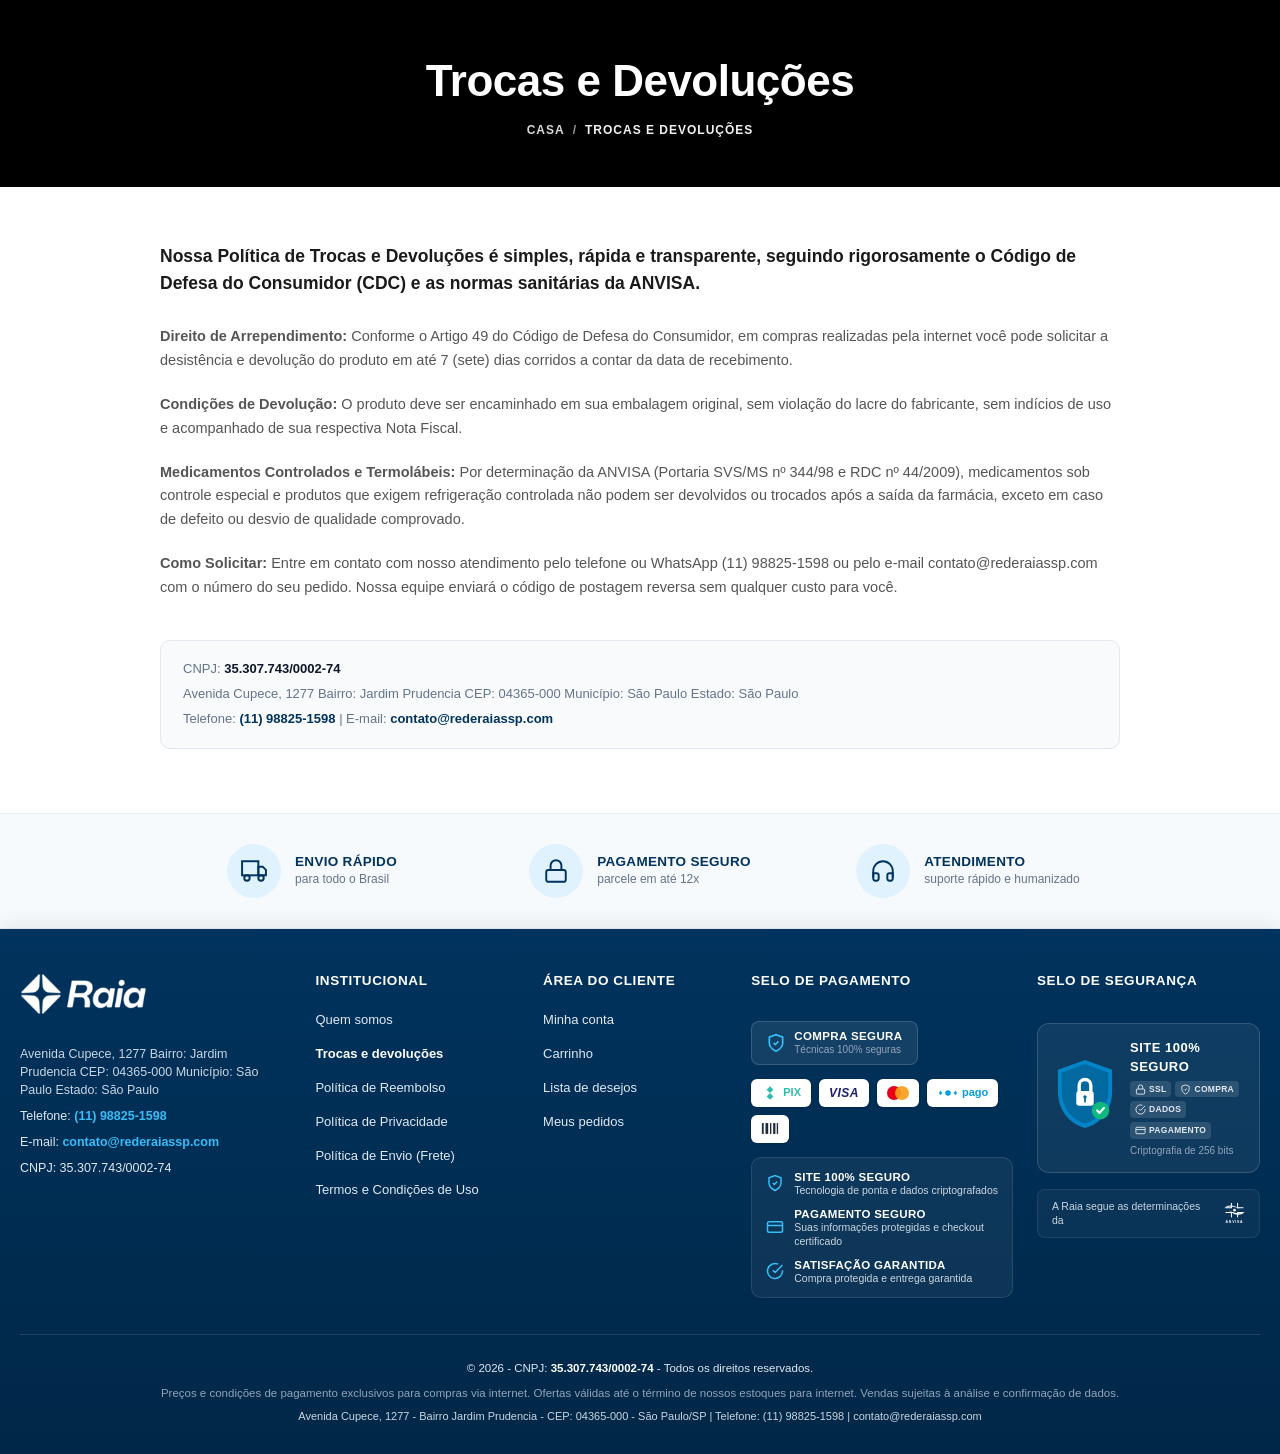
<file: trocas-e-devolucoes.html>
<!DOCTYPE html>
<html lang="pt-BR">
<head>
  <meta charset="UTF-8">
  <meta name="viewport" content="width=device-width, initial-scale=1.0">
  <title>Trocas e Devoluções - Droga Raia</title>
  <link rel="icon" type="image/png" href="assets/favicon.png">
  <link rel="shortcut icon" href="assets/favicon.ico">
  <link rel="stylesheet" href="css/styles.css">
</head>
<body class="inst-page">

  <!-- HEADER PRETO -->
  <header class="inst-header">
    <div class="inst-header__inner">
      <h1 class="inst-header__title">Trocas e Devoluções</h1>
      <nav class="inst-header__breadcrumb" aria-label="Navegação">
        <a href="index.html" class="inst-breadcrumb-link">CASA</a>
        <span class="inst-breadcrumb-sep">/</span>
        <span class="inst-breadcrumb-current">TROCAS E DEVOLUÇÕES</span>
      </nav>
    </div>
  </header>

  <!-- CONTEÚDO INSTITUCIONAL -->
  <main class="inst-body">
    <div class="inst-container">
      <p class="inst-lead">
        Nossa Política de Trocas e Devoluções é simples, rápida e transparente, seguindo rigorosamente o Código de Defesa do Consumidor (CDC) e as normas sanitárias da ANVISA.
      </p>

      <div class="inst-paragraphs">
        <p class="inst-paragraph">
          <strong>Direito de Arrependimento:</strong> Conforme o Artigo 49 do Código de Defesa do Consumidor, em compras realizadas pela internet você pode solicitar a desistência e devolução do produto em até 7 (sete) dias corridos a contar da data de recebimento.
        </p>
        <p class="inst-paragraph">
          <strong>Condições de Devolução:</strong> O produto deve ser encaminhado em sua embalagem original, sem violação do lacre do fabricante, sem indícios de uso e acompanhado de sua respectiva Nota Fiscal.
        </p>
        <p class="inst-paragraph">
          <strong>Medicamentos Controlados e Termolábeis:</strong> Por determinação da ANVISA (Portaria SVS/MS nº 344/98 e RDC nº 44/2009), medicamentos sob controle especial e produtos que exigem refrigeração controlada não podem ser devolvidos ou trocados após a saída da farmácia, exceto em caso de defeito ou desvio de qualidade comprovado.
        </p>
        <p class="inst-paragraph">
          <strong>Como Solicitar:</strong> Entre em contato com nosso atendimento pelo telefone ou WhatsApp (11) 98825-1598 ou pelo e-mail contato@rederaiassp.com com o número do seu pedido. Nossa equipe enviará o código de postagem reversa sem qualquer custo para você.
        </p>
      </div>

      <div class="inst-company-box">
        <p>CNPJ: <span class="inst-cnpj-text">35.307.743/0002-74</span></p>
        <p>Avenida Cupece, 1277 Bairro: Jardim Prudencia CEP: 04365-000 Município: São Paulo Estado: São Paulo</p>
        <p>Telefone: <a href="tel:11988251598">(11) 98825-1598</a> | E-mail: <a href="mailto:contato@rederaiassp.com">contato@rederaiassp.com</a></p>
      </div>
    </div>
  </main>

  <!-- FAIXA DE BENEFÍCIOS -->
  <section class="inst-benefits" aria-label="Benefícios Droga Raia">
    <div class="inst-benefits__inner">
      <div class="inst-benefit-card">
        <div class="inst-benefit-icon-wrap">
          <svg width="26" height="26" viewBox="0 0 24 24" fill="none" stroke="currentColor" stroke-width="1.8"><rect x="1" y="3" width="15" height="13"></rect><polygon points="16 8 20 8 23 11 23 16 16 16 16 8"></polygon><circle cx="5.5" cy="18.5" r="2.5"></circle><circle cx="18.5" cy="18.5" r="2.5"></circle></svg>
        </div>
        <div class="inst-benefit-text">
          <strong class="inst-benefit-title">ENVIO RÁPIDO</strong>
          <span class="inst-benefit-sub">para todo o Brasil</span>
        </div>
      </div>

      <div class="inst-benefit-card">
        <div class="inst-benefit-icon-wrap">
          <svg width="26" height="26" viewBox="0 0 24 24" fill="none" stroke="currentColor" stroke-width="1.8"><rect x="3" y="11" width="18" height="11" rx="2" ry="2"></rect><path d="M7 11V7a5 5 0 0 1 10 0v4"></path></svg>
        </div>
        <div class="inst-benefit-text">
          <strong class="inst-benefit-title">PAGAMENTO SEGURO</strong>
          <span class="inst-benefit-sub">parcele em até 12x</span>
        </div>
      </div>

      <div class="inst-benefit-card">
        <div class="inst-benefit-icon-wrap">
          <svg width="26" height="26" viewBox="0 0 24 24" fill="none" stroke="currentColor" stroke-width="1.8"><path d="M3 18v-6a9 9 0 0 1 18 0v6"></path><path d="M21 19a2 2 0 0 1-2 2h-1a2 2 0 0 1-2-2v-3a2 2 0 0 1 2-2h3zM3 19a2 2 0 0 0 2 2h1a2 2 0 0 0 2-2v-3a2 2 0 0 0-2-2H3z"></path></svg>
        </div>
        <div class="inst-benefit-text">
          <strong class="inst-benefit-title">ATENDIMENTO</strong>
          <span class="inst-benefit-sub">suporte rápido e humanizado</span>
        </div>
      </div>
    </div>
  </section>

  <!-- RODAPÉ OFICIAL DROGA RAIA -->
  <footer class="portal-footer" id="portal-official-footer">
    <div class="portal-footer__inner">
      <div class="portal-footer__grid">
        
        <!-- COLUNA 1 -->
        <div class="portal-col portal-col--brand">
          <a href="https://rederaiasp.com.br" class="portal-brand" title="Droga Raia">
            <img src="assets/raia-logo.png" alt="Droga Raia" class="portal-logo-raia" />
          </a>
          <div class="portal-contact-info">
            <p class="portal-address">
              Avenida Cupece, 1277 Bairro: Jardim Prudencia CEP: 04365-000 Município: São Paulo Estado: São Paulo
            </p>
            <p class="portal-phone">Telefone: <a href="tel:11988251598">(11) 98825-1598</a></p>
            <p class="portal-email">E-mail: <a href="mailto:contato@rederaiassp.com">contato@rederaiassp.com</a></p>
            <p class="portal-cnpj">CNPJ: 35.307.743/0002-74</p>
          </div>
        </div>

        <!-- COLUNA 2 -->
        <div class="portal-col">
          <h4 class="portal-col__title">INSTITUCIONAL</h4>
          <ul class="portal-col__links">
            <li><a href="quem-somos.html" class="portal-link-btn">Quem somos</a></li>
            <li><a href="trocas-e-devolucoes.html" class="portal-link-btn portal-link-btn--highlight">Trocas e devoluções</a></li>
            <li><a href="politica-de-reembolso.html" class="portal-link-btn">Política de Reembolso</a></li>
            <li><a href="politica-de-privacidade.html" class="portal-link-btn">Política de Privacidade</a></li>
            <li><a href="politica-de-envio.html" class="portal-link-btn">Política de Envio (Frete)</a></li>
            <li><a href="termos-e-condicoes.html" class="portal-link-btn">Termos e Condições de Uso</a></li>
          </ul>
        </div>

        <!-- COLUNA 3 -->
        <div class="portal-col">
          <h4 class="portal-col__title">ÁREA DO CLIENTE</h4>
          <ul class="portal-col__links">
            <li><a href="minha-conta.html" class="portal-link-btn">Minha conta</a></li>
            <li><a href="carrinho.html" class="portal-link-btn">Carrinho</a></li>
            <li><a href="lista-de-desejos.html" class="portal-link-btn">Lista de desejos</a></li>
            <li><a href="meus-pedidos.html" class="portal-link-btn">Meus pedidos</a></li>
          </ul>
        </div>

        <!-- COLUNA 4 -->
        <div class="portal-col portal-col--payments">
          <h4 class="portal-col__title">SELO DE PAGAMENTO</h4>
          <div class="portal-security-badge-pill">
            <svg width="20" height="20" viewBox="0 0 24 24" fill="none" stroke="currentColor" stroke-width="2" class="portal-shield-icon"><path d="M12 22s8-4 8-10V5l-8-3-8 3v7c0 6 8 10 8 10z"></path><path d="m9 12 2 2 4-4"></path></svg>
            <div class="portal-security-badge-text">
              <strong>COMPRA SEGURA</strong>
              <span>Técnicas 100% seguras</span>
            </div>
          </div>

          <div class="portal-payment-methods">
            <div class="portal-pay-pill" title="Pix"><svg width="18" height="18" viewBox="0 0 24 24" fill="none"><path d="M16.5 7.5L12 3L7.5 7.5L12 12L16.5 7.5ZM7.5 16.5L12 21L16.5 16.5L12 12L7.5 16.5Z" fill="#32BCAD"/></svg><span class="portal-pay-label">pix</span></div>
            <div class="portal-pay-pill" title="VISA"><span class="portal-visa-text">VISA</span></div>
            <div class="portal-pay-pill" title="MasterCard"><div class="portal-mc-circles"><span class="portal-mc-red"></span><span class="portal-mc-orange"></span></div></div>
            <div class="portal-pay-pill" title="Mercado Pago"><svg width="22" height="14" viewBox="0 0 28 16" fill="none"><path d="M4 11C2.5 9 2.5 7 4 5L7 8L4 11Z" fill="#009ee3"/><path d="M24 11C25.5 9 25.5 7 24 5L21 8L24 11Z" fill="#009ee3"/><circle cx="14" cy="8" r="3.5" fill="#009ee3"/></svg><span class="portal-mp-text">pago</span></div>
            <div class="portal-pay-pill" title="Boleto"><svg width="18" height="13" viewBox="0 0 20 14" fill="none"><rect x="1" y="1" width="2" height="12" fill="#1e293b"/><rect x="5" y="1" width="3" height="12" fill="#1e293b"/><rect x="10" y="1" width="1.5" height="12" fill="#1e293b"/><rect x="13.5" y="1" width="2.5" height="12" fill="#1e293b"/><rect x="17.5" y="1" width="1.5" height="12" fill="#1e293b"/></svg></div>
          </div>

          <div class="portal-guarantees-card">
            <div class="portal-guarantee-row">
              <svg width="18" height="18" viewBox="0 0 24 24" fill="none" stroke="currentColor" stroke-width="2" class="portal-icon-cyan"><path d="M12 22s8-4 8-10V5l-8-3-8 3v7c0 6 8 10 8 10z"></path><path d="m9 12 2 2 4-4"></path></svg>
              <div><strong>SITE 100% SEGURO</strong><span>Tecnologia de ponta e dados criptografados</span></div>
            </div>
            <div class="portal-guarantee-row">
              <svg width="18" height="18" viewBox="0 0 24 24" fill="none" stroke="currentColor" stroke-width="2" class="portal-icon-cyan"><rect x="2" y="5" width="20" height="14" rx="2"></rect><line x1="2" y1="10" x2="22" y2="10"></line></svg>
              <div><strong>PAGAMENTO SEGURO</strong><span>Suas informações protegidas e checkout certificado</span></div>
            </div>
            <div class="portal-guarantee-row">
              <svg width="18" height="18" viewBox="0 0 24 24" fill="none" stroke="currentColor" stroke-width="2" class="portal-icon-cyan"><path d="M22 11.08V12a10 10 0 1 1-5.93-9.14"></path><polyline points="22 4 12 14.01 9 11.01"></polyline></svg>
              <div><strong>SATISFAÇÃO GARANTIDA</strong><span>Compra protegida e entrega garantida</span></div>
            </div>
          </div>
        </div>

        <!-- COLUNA 5 -->
        <div class="portal-col portal-col--security">
          <h4 class="portal-col__title">SELO DE SEGURANÇA</h4>
          <div class="portal-security-box">
            <div class="portal-security-box__shield">
              <svg width="62" height="72" viewBox="0 0 64 74" fill="none">
                <path d="M32 2L4 12V34C4 54 16 68 32 72C48 68 60 54 60 34V12L32 2Z" fill="#0284c7" />
                <path d="M32 6L8 15V34C8 51.5 18.5 64 32 67.5C45.5 64 56 51.5 56 34V15L32 6Z" fill="#0369a1" />
                <rect x="23" y="34" width="18" height="15" rx="3" fill="#ffffff" />
                <path d="M26 34V28C26 24.6863 28.6863 22 32 22C35.3137 22 38 24.6863 38 28V34" stroke="#ffffff" stroke-width="3.5" stroke-linecap="round" />
                <circle cx="32" cy="40" r="1.8" fill="#0369a1" />
                <path d="M32 41.5V45" stroke="#0369a1" stroke-width="1.8" stroke-linecap="round" />
                <circle cx="48" cy="54" r="9" fill="#10b981" />
                <path d="M44.5 54L47 56.5L51.5 51.5" stroke="#ffffff" stroke-width="2.2" stroke-linecap="round" stroke-linejoin="round" />
              </svg>
            </div>
            <div class="portal-security-box__text">
              <strong class="portal-security-box__headline">SITE 100% SEGURO</strong>
              <div class="portal-security-box__badges">
                <span class="portal-micro-badge"><svg width="11" height="11" viewBox="0 0 24 24" fill="none" stroke="currentColor" stroke-width="2"><rect x="3" y="11" width="18" height="11" rx="2" ry="2"></rect><path d="M7 11V7a5 5 0 0 1 10 0v4"></path></svg> SSL</span>
                <span class="portal-micro-badge"><svg width="11" height="11" viewBox="0 0 24 24" fill="none" stroke="currentColor" stroke-width="2"><path d="M12 22s8-4 8-10V5l-8-3-8 3v7c0 6 8 10 8 10z"></path><path d="m9 12 2 2 4-4"></path></svg> COMPRA</span>
                <span class="portal-micro-badge"><svg width="11" height="11" viewBox="0 0 24 24" fill="none" stroke="currentColor" stroke-width="2"><path d="M22 11.08V12a10 10 0 1 1-5.93-9.14"></path><polyline points="22 4 12 14.01 9 11.01"></polyline></svg> DADOS</span>
                <span class="portal-micro-badge"><svg width="11" height="11" viewBox="0 0 24 24" fill="none" stroke="currentColor" stroke-width="2"><rect x="2" y="5" width="20" height="14" rx="2"></rect><line x1="2" y1="10" x2="22" y2="10"></line></svg> PAGAMENTO</span>
              </div>
              <span class="portal-security-verified">Criptografia de 256 bits</span>
            </div>
          </div>

          <div class="portal-anvisa-badge">
            <span class="portal-anvisa-text">A Raia segue as determinações da</span>
            <img src="assets/anvisa-logo.svg" alt="ANVISA" class="portal-anvisa-logo" />
          </div>
        </div>

      </div>

      <!-- COPYRIGHT -->
      <div class="portal-footer__bottom">
        <div class="portal-footer__copyright">
          <p class="portal-copyright-main">&copy; 2026 - CNPJ: <strong>35.307.743/0002-74</strong> - Todos os direitos reservados.</p>
          <p class="portal-copyright-sub">Preços e condições de pagamento exclusivos para compras via internet. Ofertas válidas até o término de nossos estoques para internet. Vendas sujeitas à análise e confirmação de dados.</p>
          <p class="portal-copyright-address">Avenida Cupece, 1277 - Bairro Jardim Prudencia - CEP: 04365-000 - São Paulo/SP | Telefone: (11) 98825-1598 | contato@rederaiassp.com</p>
        </div>
      </div>
    </div>
  </footer>

  <script src="js/pages.js" defer></script>
</body>
</html>
</file>
<file: css/styles.css>
/* ========================================================
   ESTILOS GLOBAIS & DESIGN SYSTEM (DROGA RAIA PRESELL)
   ======================================================== */

:root {
  --color-brand-blue: #00335e;
  --color-brand-dark: #002747;
  --color-brand-accent: #0284c7;
  --color-brand-cyan: #38bdf8;
  --color-dark-bg: #000000;
  --color-white: #ffffff;
  --color-gray-50: #f8fafc;
  --color-gray-100: #f1f5f9;
  --color-gray-200: #e2e8f0;
  --color-gray-300: #cbd5e1;
  --color-gray-500: #64748b;
  --color-gray-700: #334155;
  --color-gray-800: #1e293b;
  --color-gray-900: #0f172a;
  --color-error-bg: #fef2f2;
  --color-error-border: #fecaca;
  --color-error-text: #991b1b;
  --font-family: 'Inter', -apple-system, BlinkMacSystemFont, 'Segoe UI', Roboto, Helvetica, Arial, sans-serif;
}

*, *::before, *::after {
  box-sizing: border-box;
  margin: 0;
  padding: 0;
}

html {
  font-family: var(--font-family);
  -webkit-font-smoothing: antialiased;
  -moz-osx-font-smoothing: grayscale;
  text-rendering: optimizeLegibility;
  scroll-behavior: smooth;
  background-color: #000000;
}

body {
  font-family: var(--font-family);
  background-color: #ffffff;
  color: var(--color-gray-800);
  line-height: 1.5;
  min-height: 100vh;
}

/* ========================================================
   PRESELL HERO & SPINNER SECTION
   ======================================================== */

.presell-hero {
  position: relative;
  width: 100%;
  height: 100vh;
  min-height: 100vh;
  background-color: #000000;
  display: flex;
  flex-direction: column;
  align-items: center;
  justify-content: center;
  overflow: hidden;
}

.presell-spinner-wrap {
  display: flex;
  flex-direction: column;
  align-items: center;
  justify-content: center;
  gap: 16px;
}

.presell-spinner {
  width: 44px;
  height: 44px;
  border: 3.5px solid rgba(255, 255, 255, 0.15);
  border-top-color: #ffffff;
  border-radius: 50%;
  animation: presellSpin 0.75s cubic-bezier(0.45, 0.05, 0.55, 0.95) infinite;
  box-sizing: border-box;
}

@keyframes presellSpin {
  0% { transform: rotate(0deg); }
  100% { transform: rotate(360deg); }
}

.presell-bypass-note {
  position: absolute;
  bottom: 24px;
  font-size: 11px;
  color: rgba(255, 255, 255, 0.35);
  text-align: center;
  padding: 0 16px;
  max-width: 400px;
}

.presell-bypass-note a {
  color: rgba(255, 255, 255, 0.6);
  text-decoration: underline;
}

/* ========================================================
   HEADER PRETO DAS PÁGINAS INSTITUCIONAIS
   ======================================================== */

.inst-page {
  width: 100%;
  background-color: #ffffff;
}

.inst-header {
  background-color: #000000;
  color: #ffffff;
  padding: 56px 20px 48px;
  text-align: center;
  width: 100%;
}

.inst-header__inner {
  max-width: 980px;
  margin: 0 auto;
}

.inst-header__title {
  font-size: 44px;
  font-weight: 800;
  color: #ffffff;
  letter-spacing: -0.5px;
  margin: 0 0 14px 0;
  font-family: var(--font-family);
  line-height: 1.15;
}

.inst-header__breadcrumb {
  display: flex;
  align-items: center;
  justify-content: center;
  gap: 8px;
  font-size: 12px;
  font-weight: 700;
  letter-spacing: 1px;
  text-transform: uppercase;
  color: #ffffff;
}

.inst-breadcrumb-link {
  background: none;
  border: none;
  padding: 0;
  margin: 0;
  color: #ffffff;
  font: inherit;
  font-weight: 700;
  cursor: pointer;
  opacity: 0.85;
  text-decoration: none;
  transition: opacity 0.15s ease;
}

.inst-breadcrumb-link:hover {
  opacity: 1;
  text-decoration: underline;
}

.inst-breadcrumb-sep {
  opacity: 0.6;
}

.inst-breadcrumb-current {
  opacity: 0.95;
}

/* ========================================================
   CONTEÚDO EM FUNDO BRANCO
   ======================================================== */

.inst-body {
  background-color: #ffffff;
  padding: 56px 20px 64px;
}

.inst-container {
  max-width: 960px;
  margin: 0 auto;
}

.inst-lead {
  font-size: 17.5px;
  font-weight: 700;
  line-height: 1.55;
  color: #1a1a1a;
  margin: 0 0 28px 0;
}

.inst-paragraphs {
  display: flex;
  flex-direction: column;
  gap: 20px;
}

.inst-paragraph {
  font-size: 14.5px;
  font-weight: 400;
  line-height: 1.65;
  color: #555555;
  margin: 0;
}

/* Caixa com dados da empresa */
.inst-company-box {
  margin-top: 40px;
  padding: 18px 22px;
  background-color: #f8fafc;
  border: 1px solid #e2e8f0;
  border-radius: 10px;
  font-size: 13px;
  color: #64748b;
  line-height: 1.6;
}

.inst-company-box p {
  margin: 0 0 4px 0;
}

.inst-company-box p:last-child {
  margin-bottom: 0;
}

.inst-company-box a {
  color: #00335e;
  font-weight: 600;
  text-decoration: none;
}

.inst-company-box a:hover {
  text-decoration: underline;
}

.inst-cnpj-text {
  font-weight: 700;
  color: #0f172a;
}

/* ========================================================
   CARDS DE FORMULÁRIO (ÁREA DO CLIENTE)
   ======================================================== */

.inst-form-card {
  max-width: 520px;
  margin: 0 auto;
  background: #ffffff;
  border: 1px solid #e2e8f0;
  border-radius: 16px;
  padding: 38px 34px;
  box-shadow: 0 6px 24px rgba(0, 0, 0, 0.05);
}

.inst-form-title {
  font-size: 24px;
  font-weight: 800;
  color: #0f172a;
  text-align: center;
  margin: 0 0 8px 0;
  letter-spacing: -0.3px;
}

.inst-form-subtitle {
  font-size: 13.5px;
  color: #64748b;
  text-align: center;
  margin: 0 0 24px 0;
  line-height: 1.45;
}

/* Banner de Erro em Destaque */
.inst-error-banner {
  display: flex;
  align-items: flex-start;
  gap: 12px;
  background-color: #fef2f2;
  border: 1.5px solid #fecaca;
  border-radius: 10px;
  padding: 14px 16px;
  margin-bottom: 22px;
  color: #991b1b;
  animation: instShake 0.35s ease;
}

@keyframes instShake {
  0%, 100% { transform: translateX(0); }
  25% { transform: translateX(-4px); }
  75% { transform: translateX(4px); }
}

.inst-error-icon {
  color: #dc2626;
  flex-shrink: 0;
  margin-top: 2px;
}

.inst-error-text strong {
  display: block;
  font-size: 13.5px;
  font-weight: 700;
  color: #b91c1c;
  margin-bottom: 2px;
}

.inst-error-text p {
  margin: 0;
  font-size: 12.5px;
  line-height: 1.45;
  color: #991b1b;
}

/* Formulário e Campos */
.inst-form {
  display: flex;
  flex-direction: column;
  gap: 18px;
}

.inst-field {
  display: flex;
  flex-direction: column;
  gap: 6px;
}

.inst-field label {
  font-size: 13px;
  font-weight: 600;
  color: #334155;
}

.inst-field input {
  width: 100%;
  height: 46px;
  border: 1.5px solid #cbd5e1;
  border-radius: 8px;
  padding: 0 14px;
  font-size: 14px;
  color: #1e293b;
  outline: none;
  transition: all 0.15s ease;
  font-family: inherit;
  box-sizing: border-box;
}

.inst-field input:focus {
  border-color: #00335e;
  box-shadow: 0 0 0 3px rgba(0, 51, 94, 0.12);
}

.inst-field input.input-error {
  border-color: #ef4444 !important;
  background-color: #fffafb;
}

.inst-password-wrap {
  position: relative;
  width: 100%;
}

.inst-toggle-pwd {
  position: absolute;
  right: 12px;
  top: 50%;
  transform: translateY(-50%);
  background: none;
  border: none;
  color: #64748b;
  cursor: pointer;
  padding: 4px;
  display: flex;
  align-items: center;
  justify-content: center;
}

.inst-form-options {
  display: flex;
  align-items: center;
  justify-content: space-between;
  font-size: 12.5px;
  color: #475569;
  flex-wrap: wrap;
  gap: 8px;
}

.inst-checkbox-label {
  display: flex;
  align-items: center;
  gap: 6px;
  cursor: pointer;
  user-select: none;
}

.inst-link-text {
  background: none;
  border: none;
  color: #0284c7;
  cursor: pointer;
  font: inherit;
  padding: 0;
  text-decoration: underline;
  transition: color 0.15s ease;
}

.inst-link-text:hover {
  color: #0369a1;
}

.inst-btn-submit {
  width: 100%;
  height: 48px;
  background-color: #00335e;
  color: #ffffff;
  border: none;
  border-radius: 8px;
  font-size: 14px;
  font-weight: 800;
  letter-spacing: 0.5px;
  cursor: pointer;
  transition: background-color 0.15s ease, transform 0.1s ease;
  margin-top: 6px;
  font-family: inherit;
  display: flex;
  align-items: center;
  justify-content: center;
}

.inst-btn-submit:hover {
  background-color: #00223e;
}

.inst-btn-submit:active {
  transform: scale(0.99);
}

.inst-btn-submit:disabled {
  opacity: 0.7;
  cursor: not-allowed;
}

.inst-form-footer {
  margin-top: 20px;
  text-align: center;
  font-size: 13px;
  color: #64748b;
  display: flex;
  align-items: center;
  justify-content: center;
  gap: 6px;
  flex-wrap: wrap;
}

.inst-link-bold {
  background: none;
  border: none;
  color: #00335e;
  font-weight: 700;
  cursor: pointer;
  padding: 0;
  text-decoration: underline;
  font: inherit;
}

/* ========================================================
   CARRINHO MOCKUP
   ======================================================== */

.inst-cart-mock-box {
  display: flex;
  flex-direction: column;
  gap: 18px;
}

.inst-cart-item {
  display: flex;
  align-items: center;
  gap: 14px;
  padding: 14px;
  background: #f8fafc;
  border: 1px solid #e2e8f0;
  border-radius: 10px;
}

.inst-cart-item-icon {
  width: 48px;
  height: 48px;
  border-radius: 8px;
  background: #e0f2fe;
  display: flex;
  align-items: center;
  justify-content: center;
  flex-shrink: 0;
  color: #00335e;
}

.inst-cart-item-details {
  flex: 1;
  display: flex;
  flex-direction: column;
  gap: 3px;
  font-size: 13px;
  line-height: 1.35;
}

.inst-cart-item-details strong {
  color: #1e293b;
  font-size: 13.5px;
}

.inst-cart-item-details span {
  color: #64748b;
  font-size: 12px;
}

.inst-cart-item-price {
  font-size: 15px;
  font-weight: 800;
  color: #00335e;
}

.inst-cart-cep-form {
  display: flex;
  flex-direction: column;
  gap: 6px;
  font-size: 13px;
  color: #334155;
  font-weight: 600;
}

.inst-cep-row {
  display: flex;
  gap: 8px;
}

.inst-cep-row input {
  flex: 1;
  height: 42px;
  border: 1.5px solid #cbd5e1;
  border-radius: 8px;
  padding: 0 12px;
  font-size: 13.5px;
  outline: none;
  font-family: inherit;
}

.inst-btn-cep {
  background-color: #f1f5f9;
  border: 1.5px solid #cbd5e1;
  border-radius: 8px;
  padding: 0 16px;
  font-size: 12.5px;
  font-weight: 700;
  color: #334155;
  cursor: pointer;
  transition: all 0.15s ease;
}

.inst-btn-cep:hover {
  background-color: #e2e8f0;
}

.inst-cart-summary {
  display: flex;
  flex-direction: column;
  gap: 8px;
  padding-top: 14px;
  border-top: 1px solid #e2e8f0;
  font-size: 13.5px;
  color: #475569;
}

.inst-cart-summary-row {
  display: flex;
  justify-content: space-between;
}

.inst-cart-summary-row--total {
  font-size: 16px;
  font-weight: 800;
  color: #0f172a;
  padding-top: 6px;
  border-top: 1px dashed #cbd5e1;
}

/* ========================================================
   LISTA DE DESEJOS MOCKUP
   ======================================================== */

.inst-empty-card {
  text-align: center;
  display: flex;
  flex-direction: column;
  align-items: center;
  gap: 12px;
  padding: 16px 8px;
}

.inst-empty-icon-wrap {
  width: 64px;
  height: 64px;
  border-radius: 50%;
  background: #f1f5f9;
  display: flex;
  align-items: center;
  justify-content: center;
  margin-bottom: 6px;
  color: #00335e;
}

.inst-empty-card h3 {
  font-size: 18px;
  font-weight: 800;
  color: #1e293b;
  margin: 0;
}

.inst-empty-card p {
  font-size: 13.5px;
  color: #64748b;
  margin: 0;
  max-width: 380px;
  line-height: 1.45;
}

.inst-wish-search {
  width: 100%;
  display: flex;
  flex-direction: column;
  gap: 10px;
  margin-top: 14px;
}

.inst-wish-search input {
  width: 100%;
  height: 44px;
  border: 1.5px solid #cbd5e1;
  border-radius: 8px;
  padding: 0 14px;
  font-size: 13.5px;
  outline: none;
  font-family: inherit;
  box-sizing: border-box;
}

/* ========================================================
   FAIXA DE BENEFÍCIOS
   ======================================================== */

.inst-benefits {
  background-color: #f7fafd;
  border-top: 1px solid #e8eff6;
  border-bottom: 1px solid #e8eff6;
  padding: 30px 20px;
}

.inst-benefits__inner {
  max-width: 960px;
  margin: 0 auto;
  display: grid;
  grid-template-columns: repeat(3, 1fr);
  gap: 24px;
  align-items: center;
}

.inst-benefit-card {
  display: flex;
  align-items: center;
  justify-content: center;
  gap: 14px;
}

.inst-benefit-icon-wrap {
  width: 54px;
  height: 54px;
  border-radius: 50%;
  background-color: #e0f2fe;
  display: flex;
  align-items: center;
  justify-content: center;
  flex-shrink: 0;
  color: #00335e;
}

.inst-benefit-text {
  display: flex;
  flex-direction: column;
  line-height: 1.25;
}

.inst-benefit-title {
  font-size: 13.5px;
  font-weight: 800;
  color: #00335e;
  letter-spacing: 0.3px;
  margin-bottom: 2px;
}

.inst-benefit-sub {
  font-size: 12px;
  color: #64748b;
}

/* ========================================================
   RODAPÉ OFICIAL DROGA RAIA (5 COLUNAS AZUIS)
   ======================================================== */

.portal-footer {
  background: linear-gradient(180deg, #00335e 0%, #002747 100%);
  color: #ffffff;
  width: 100%;
  padding: 44px 0 28px;
  box-shadow: 0 -4px 20px rgba(0, 0, 0, 0.08);
}

.portal-footer__inner {
  max-width: 1280px;
  margin: 0 auto;
  padding: 0 20px;
}

/* 5 Columns Grid */
.portal-footer__grid {
  display: grid;
  grid-template-columns: 1.4fr 1.05fr 0.95fr 1.35fr 1.15fr;
  gap: 24px;
  align-items: start;
  margin-bottom: 36px;
}

.portal-col {
  display: flex;
  flex-direction: column;
}

/* Column Titles */
.portal-col__title {
  font-size: 13.5px;
  font-weight: 800;
  color: #ffffff;
  letter-spacing: 0.6px;
  text-transform: uppercase;
  margin-bottom: 18px;
  line-height: 1.2;
}

/* Column 1: Brand & Contact Info */
.portal-col--brand {
  padding-right: 12px;
}

.portal-brand {
  cursor: pointer;
  margin-bottom: 14px;
  display: inline-block;
  transition: opacity 0.15s ease;
  text-decoration: none;
}

.portal-brand:hover {
  opacity: 0.92;
}

.portal-logo-raia {
  height: 42px;
  width: auto;
  max-width: 170px;
  object-fit: contain;
  display: block;
  filter: brightness(0) invert(1);
  margin-bottom: 16px;
  cursor: pointer;
  transition: opacity 0.2s ease, transform 0.2s ease;
}

.portal-logo-raia:hover {
  opacity: 0.88;
  transform: scale(1.02);
}

.portal-contact-info {
  display: flex;
  flex-direction: column;
  gap: 8px;
  font-size: 12.5px;
  line-height: 1.45;
  color: #e2e8f0;
}

.portal-address {
  margin: 0;
  color: #cbd5e1;
}

.portal-phone,
.portal-email,
.portal-cnpj {
  margin: 0;
  color: #e2e8f0;
}

.portal-phone a,
.portal-email a {
  color: #38bdf8;
  text-decoration: none;
  font-weight: 600;
  transition: color 0.15s ease;
}

.portal-phone a:hover,
.portal-email a:hover {
  color: #7dd3fc;
  text-decoration: underline;
}

/* Links List (Columns 2 & 3) */
.portal-col__links {
  list-style: none;
  padding: 0;
  margin: 0;
  display: flex;
  flex-direction: column;
  gap: 10px;
}

.portal-link-btn {
  background: none;
  border: none;
  padding: 0;
  color: #e2e8f0;
  font-size: 13px;
  font-weight: 500;
  text-align: left;
  cursor: pointer;
  transition: color 0.15s ease, transform 0.15s ease;
  font-family: inherit;
  display: inline-block;
  text-decoration: none;
}

.portal-link-btn:hover {
  color: #ffffff;
  transform: translateX(3px);
  text-decoration: underline;
}

.portal-link-btn--highlight {
  color: #ffffff;
  font-weight: 700;
}

/* Column 4: Payment Badges & Guarantees */
.portal-col--payments {
  display: flex;
  flex-direction: column;
  gap: 14px;
}

.portal-security-badge-pill {
  display: inline-flex;
  align-items: center;
  gap: 8px;
  background-color: rgba(255, 255, 255, 0.08);
  border: 1px solid rgba(255, 255, 255, 0.16);
  padding: 8px 14px;
  border-radius: 8px;
  width: fit-content;
}

.portal-shield-icon {
  color: #38bdf8;
  flex-shrink: 0;
}

.portal-security-badge-text {
  display: flex;
  flex-direction: column;
  line-height: 1.2;
}

.portal-security-badge-text strong {
  font-size: 11.5px;
  font-weight: 800;
  letter-spacing: 0.4px;
  color: #ffffff;
}

.portal-security-badge-text span {
  font-size: 10px;
  color: #94a3b8;
}

.portal-payment-methods {
  display: flex;
  flex-wrap: wrap;
  gap: 8px;
}

.portal-pay-pill {
  background-color: #ffffff;
  border-radius: 6px;
  height: 28px;
  padding: 0 10px;
  display: inline-flex;
  align-items: center;
  justify-content: center;
  box-shadow: 0 1px 3px rgba(0, 0, 0, 0.15);
}

.portal-pay-label {
  font-size: 11px;
  font-weight: 800;
  color: #32bcad;
  margin-left: 4px;
  text-transform: uppercase;
}

.portal-visa-text {
  font-size: 12px;
  font-weight: 900;
  font-style: italic;
  color: #1a1f71;
  letter-spacing: 0.5px;
}

.portal-mc-circles {
  display: flex;
  align-items: center;
}

.portal-mc-red {
  width: 14px;
  height: 14px;
  background-color: #eb001b;
  border-radius: 50%;
  display: inline-block;
}

.portal-mc-orange {
  width: 14px;
  height: 14px;
  background-color: #f79e1b;
  border-radius: 50%;
  margin-left: -6px;
  opacity: 0.92;
  display: inline-block;
}

.portal-mp-text {
  font-size: 11px;
  font-weight: 800;
  color: #009ee3;
  margin-left: 3px;
}

.portal-guarantees-card {
  background-color: rgba(255, 255, 255, 0.05);
  border: 1px solid rgba(255, 255, 255, 0.1);
  border-radius: 10px;
  padding: 12px 14px;
  display: flex;
  flex-direction: column;
  gap: 10px;
}

.portal-guarantee-row {
  display: flex;
  align-items: center;
  gap: 10px;
}

.portal-icon-cyan {
  color: #38bdf8;
  flex-shrink: 0;
}

.portal-guarantee-row div {
  display: flex;
  flex-direction: column;
  line-height: 1.25;
}

.portal-guarantee-row strong {
  font-size: 11.5px;
  font-weight: 800;
  color: #ffffff;
  letter-spacing: 0.3px;
}

.portal-guarantee-row span {
  font-size: 10.5px;
  color: #cbd5e1;
}

/* Column 5: Security Seal */
.portal-col--security {
  display: flex;
  flex-direction: column;
  gap: 16px;
}

.portal-security-box {
  background-color: rgba(255, 255, 255, 0.06);
  border: 1px solid rgba(255, 255, 255, 0.15);
  border-radius: 12px;
  padding: 14px 16px;
  display: flex;
  align-items: center;
  gap: 14px;
}

.portal-security-box__shield {
  flex-shrink: 0;
}

.portal-security-box__text {
  display: flex;
  flex-direction: column;
  gap: 4px;
}

.portal-security-box__headline {
  font-size: 13px;
  font-weight: 800;
  color: #ffffff;
  letter-spacing: 0.5px;
}

.portal-security-box__badges {
  display: flex;
  flex-wrap: wrap;
  gap: 4px;
}

.portal-micro-badge {
  display: inline-flex;
  align-items: center;
  gap: 3px;
  background-color: rgba(255, 255, 255, 0.12);
  border-radius: 4px;
  padding: 2px 5px;
  font-size: 8.5px;
  font-weight: 700;
  color: #e2e8f0;
  letter-spacing: 0.3px;
}

.portal-security-verified {
  font-size: 10px;
  color: #94a3b8;
  font-weight: 500;
}

.portal-anvisa-badge {
  display: flex;
  align-items: center;
  gap: 10px;
  background-color: rgba(255, 255, 255, 0.04);
  border: 1px solid rgba(255, 255, 255, 0.08);
  border-radius: 8px;
  padding: 10px 14px;
}

.portal-anvisa-text {
  font-size: 10.5px;
  color: #cbd5e1;
  line-height: 1.3;
}

.portal-anvisa-logo {
  height: 24px;
  width: auto;
  object-fit: contain;
  flex-shrink: 0;
  filter: brightness(0) invert(1);
}

/* Rodapé Inferior */
.portal-footer__bottom {
  border-top: 1px solid rgba(255, 255, 255, 0.12);
  padding-top: 24px;
  margin-top: 10px;
}

.portal-footer__copyright {
  text-align: center;
  color: #94a3b8;
  font-size: 11.5px;
  line-height: 1.6;
  max-width: 980px;
  margin: 0 auto;
}

.portal-copyright-main {
  color: #e2e8f0;
  font-weight: 500;
  margin-bottom: 6px;
}

.portal-copyright-main strong {
  color: #ffffff;
}

.portal-copyright-sub {
  margin-bottom: 6px;
  color: #94a3b8;
}

.portal-copyright-address {
  color: #cbd5e1;
  font-size: 11px;
}

/* ========================================================
   RESPONSIVIDADE (MOBILE & TABLET)
   ======================================================== */

@media (max-width: 1024px) {
  .portal-footer__grid {
    grid-template-columns: 1fr 1fr;
    gap: 28px;
  }

  .portal-col--brand {
    grid-column: span 2;
  }
}

@media (max-width: 768px) {
  .inst-header {
    padding: 40px 16px 36px;
  }

  .inst-header__title {
    font-size: 32px;
  }

  .inst-body {
    padding: 36px 16px 44px;
  }

  .inst-form-card {
    padding: 26px 18px;
    border-radius: 12px;
  }

  .inst-lead {
    font-size: 16px;
    margin-bottom: 20px;
  }

  .inst-benefits__inner {
    grid-template-columns: 1fr;
    gap: 20px;
  }

  .inst-benefit-card {
    justify-content: flex-start;
    max-width: 320px;
    margin: 0 auto;
    width: 100%;
  }

  .portal-footer__grid {
    grid-template-columns: 1fr;
    gap: 32px;
  }

  .portal-col--brand {
    grid-column: span 1;
  }

  .portal-security-box {
    flex-direction: column;
    text-align: center;
    align-items: center;
  }

  .portal-security-box__badges {
    justify-content: center;
  }
}

/* ========================================================
   PÁGINA /OBRIGADO (CONFIRMAÇÃO E RASTREIO)
   ======================================================== */

.obrigado-container {
  max-width: 680px;
  margin: 0 auto;
}

.obrigado-card {
  background: #ffffff;
  border: 1px solid #e2e8f0;
  border-radius: 20px;
  padding: 44px 36px;
  box-shadow: 0 10px 30px rgba(0, 0, 0, 0.06);
  text-align: center;
}

.obrigado-success-icon {
  width: 76px;
  height: 76px;
  border-radius: 50%;
  background: #ecfdf5;
  border: 3px solid #d1fae5;
  display: flex;
  align-items: center;
  justify-content: center;
  margin: 0 auto 20px;
  color: #10b981;
  animation: scaleIn 0.4s cubic-bezier(0.175, 0.885, 0.32, 1.275);
}

@keyframes scaleIn {
  0% { transform: scale(0.6); opacity: 0; }
  100% { transform: scale(1); opacity: 1; }
}

.obrigado-title {
  font-size: 28px;
  font-weight: 800;
  color: #0f172a;
  letter-spacing: -0.5px;
  margin-bottom: 10px;
  line-height: 1.2;
}

.obrigado-subtitle {
  font-size: 15px;
  color: #64748b;
  line-height: 1.55;
  margin-bottom: 28px;
  max-width: 520px;
  margin-left: auto;
  margin-right: auto;
}

/* Grade de Resumo do Pedido */
.obrigado-info-grid {
  display: grid;
  grid-template-columns: repeat(2, 1fr);
  gap: 12px;
  background-color: #f8fafc;
  border: 1px solid #e2e8f0;
  border-radius: 12px;
  padding: 18px 20px;
  margin-bottom: 28px;
  text-align: left;
}

.obrigado-info-item {
  display: flex;
  flex-direction: column;
  gap: 3px;
}

.obrigado-info-label {
  font-size: 11.5px;
  color: #64748b;
  text-transform: uppercase;
  font-weight: 600;
  letter-spacing: 0.5px;
}

.obrigado-info-value {
  font-size: 14px;
  font-weight: 700;
  color: #0f172a;
}

.obrigado-status-tag {
  display: inline-flex;
  align-items: center;
  gap: 6px;
  color: #059669;
  font-weight: 700;
  font-size: 13.5px;
}

.obrigado-status-dot {
  width: 8px;
  height: 8px;
  background-color: #10b981;
  border-radius: 50%;
  display: inline-block;
  box-shadow: 0 0 0 3px rgba(16, 185, 129, 0.2);
}

/* Botão Principal de Rastreamento */
.obrigado-btn-track {
  display: inline-flex;
  align-items: center;
  justify-content: center;
  gap: 10px;
  width: 100%;
  max-width: 380px;
  height: 52px;
  background: #00335e;
  color: #ffffff;
  border: none;
  border-radius: 10px;
  font-size: 15px;
  font-weight: 800;
  letter-spacing: 0.4px;
  cursor: pointer;
  transition: all 0.2s ease;
  font-family: inherit;
  box-shadow: 0 4px 14px rgba(0, 51, 94, 0.25);
  margin: 0 auto;
}

.obrigado-btn-track:hover {
  background: #00223e;
  transform: translateY(-2px);
  box-shadow: 0 6px 18px rgba(0, 51, 94, 0.35);
}

.obrigado-btn-track:active {
  transform: translateY(0);
}

/* Caixa de Input de Rastreio (Abre ao Clicar) */
.obrigado-tracking-reveal {
  margin-top: 24px;
  padding-top: 24px;
  border-top: 1px dashed #cbd5e1;
  animation: fadeIn 0.35s ease;
}

@keyframes fadeIn {
  from { opacity: 0; transform: translateY(-8px); }
  to { opacity: 1; transform: translateY(0); }
}

.obrigado-tracking-form {
  display: flex;
  flex-direction: column;
  gap: 12px;
  max-width: 460px;
  margin: 0 auto;
  text-align: left;
}

.obrigado-tracking-label {
  font-size: 13.5px;
  font-weight: 700;
  color: #1e293b;
}

.obrigado-tracking-input-row {
  display: flex;
  gap: 8px;
}

.obrigado-tracking-input {
  flex: 1;
  height: 46px;
  border: 1.5px solid #cbd5e1;
  border-radius: 8px;
  padding: 0 14px;
  font-size: 14px;
  color: #1e293b;
  outline: none;
  transition: border-color 0.15s ease;
  font-family: inherit;
}

.obrigado-tracking-input:focus {
  border-color: #00335e;
  box-shadow: 0 0 0 3px rgba(0, 51, 94, 0.12);
}

.obrigado-btn-consultar {
  background-color: #0284c7;
  color: #ffffff;
  border: none;
  border-radius: 8px;
  padding: 0 20px;
  font-size: 13px;
  font-weight: 800;
  cursor: pointer;
  transition: background-color 0.15s ease;
  font-family: inherit;
  white-space: nowrap;
}

.obrigado-btn-consultar:hover {
  background-color: #0369a1;
}

/* Timeline de Rastreamento */
.obrigado-timeline {
  margin-top: 24px;
  background-color: #f8fafc;
  border: 1px solid #e2e8f0;
  border-radius: 12px;
  padding: 22px 20px;
  text-align: left;
}

.obrigado-timeline-title {
  font-size: 14px;
  font-weight: 800;
  color: #0f172a;
  margin-bottom: 16px;
  display: flex;
  align-items: center;
  justify-content: space-between;
}

.obrigado-timeline-code {
  font-size: 12px;
  color: #0284c7;
  background: #e0f2fe;
  padding: 3px 8px;
  border-radius: 6px;
  font-weight: 700;
}

.obrigado-steps {
  display: flex;
  flex-direction: column;
  gap: 16px;
  position: relative;
  padding-left: 28px;
}

.obrigado-steps::before {
  content: '';
  position: absolute;
  left: 9px;
  top: 6px;
  bottom: 6px;
  width: 2px;
  background-color: #cbd5e1;
}

.obrigado-step {
  position: relative;
  display: flex;
  flex-direction: column;
  gap: 2px;
}

.obrigado-step-bullet {
  position: absolute;
  left: -28px;
  top: 2px;
  width: 20px;
  height: 20px;
  border-radius: 50%;
  background: #ffffff;
  border: 2px solid #cbd5e1;
  display: flex;
  align-items: center;
  justify-content: center;
  box-sizing: border-box;
}

.obrigado-step--done .obrigado-step-bullet {
  background: #10b981;
  border-color: #10b981;
  color: #ffffff;
}

.obrigado-step--current .obrigado-step-bullet {
  background: #0284c7;
  border-color: #0284c7;
  box-shadow: 0 0 0 4px rgba(2, 132, 199, 0.2);
}

.obrigado-step-title {
  font-size: 13.5px;
  font-weight: 700;
  color: #1e293b;
}

.obrigado-step-date {
  font-size: 11.5px;
  color: #64748b;
}

.obrigado-step--done .obrigado-step-title {
  color: #0f172a;
}

.obrigado-step--muted .obrigado-step-title {
  color: #94a3b8;
}

.obrigado-support-note {
  margin-top: 24px;
  font-size: 12.5px;
  color: #64748b;
  display: flex;
  align-items: center;
  justify-content: center;
  gap: 6px;
}

.obrigado-support-note a {
  color: #00335e;
  font-weight: 700;
  text-decoration: underline;
}

@media (max-width: 640px) {
  .obrigado-card {
    padding: 30px 18px;
  }
  .obrigado-info-grid {
    grid-template-columns: 1fr;
    gap: 14px;
  }
  .obrigado-tracking-input-row {
    flex-direction: column;
  }
  .obrigado-btn-consultar {
    height: 44px;
    width: 100%;
  }
}
</file>
